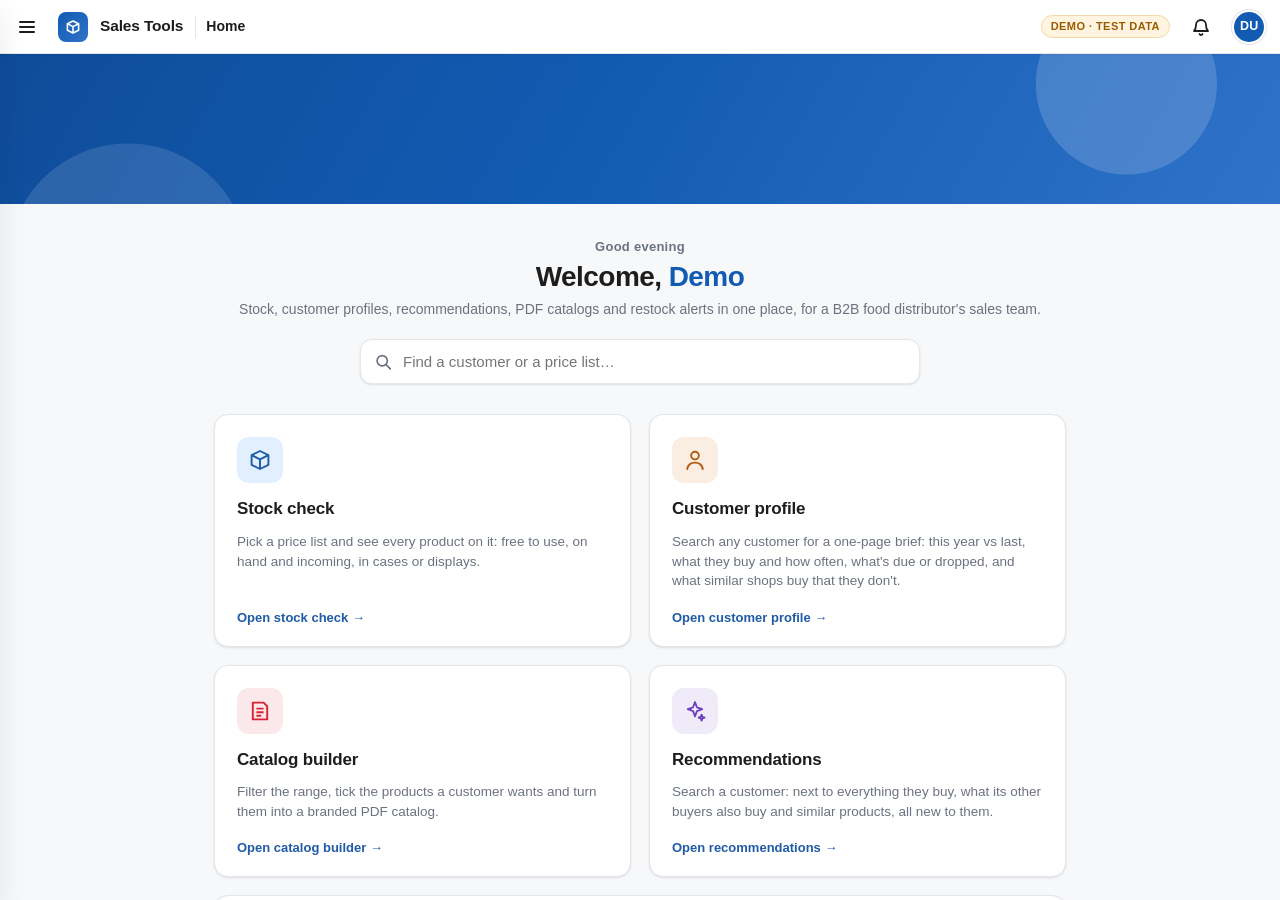
<file: index.html>
<!DOCTYPE html>
<html lang="en">
<head>
<meta charset="utf-8">
<meta name="viewport" content="width=device-width, initial-scale=1">
<link rel="icon" type="image/svg+xml" href="assets/favicon.svg">
<title>Sales Tools · demo</title>
<script src="assets/demo-api.js"></script>
<style>
  :root {
    --brand: #125bb2;
    --navy: #205ba6;
    --navy-light: #2f72c9;
    --navy-dk: #17457d;
    --blue-lt: #e2efff;
    --red: #d82332;
    --cream: #fdfce8;
    --bg: #f7f8fa;
    --soft: #f2f4f7;
    --ink: #1d1d1d;
    --muted: #6b7280;
    --card: #ffffff;
    --line: #e3e6ea;
    --shadow: 0 1px 2px rgba(16,24,40,.05), 0 1px 3px rgba(16,24,40,.06);
    --shadow-lg: 0 12px 32px rgba(16,24,40,.12), 0 4px 10px rgba(16,24,40,.06);
  }
  @media (prefers-color-scheme: dark) {
    :root {
      --bg: #12151c;
      --soft: #1b1f2b;
      --ink: #e7e9ee;
      --muted: #9aa3b2;
      --card: #181c26;
      --line: #2c3345;
      --blue-lt: #1c2a3f;
      --navy-dk: #9cc2f2;
      --shadow: 0 1px 2px rgba(0,0,0,.24), 0 1px 3px rgba(0,0,0,.2);
      --shadow-lg: 0 12px 32px rgba(0,0,0,.4), 0 4px 10px rgba(0,0,0,.3);
    }
  }
  * { box-sizing: border-box; }
  [hidden] { display: none !important; }
  html, body { height: 100%; margin: 0; }
  body {
    display: flex; flex-direction: column;
    background: var(--bg); color: var(--ink);
    font: 14px/1.45 -apple-system, BlinkMacSystemFont, "Segoe UI", Roboto, Helvetica, Arial, sans-serif;
    -webkit-font-smoothing: antialiased;
  }
  button { font: inherit; cursor: pointer; }

  /* ---- top bar ---- */
  .appbar {
    flex: none; height: 54px; padding: 0 14px 0 8px;
    display: flex; align-items: center; gap: 12px;
    background: var(--card); border-bottom: 1px solid var(--line);
    box-shadow: 0 1px 3px rgba(0,0,0,.04);
    color: var(--ink); position: relative; z-index: 30;
  }
  .menu-btn {
    width: 38px; height: 38px; border: 0; border-radius: 9px; background: transparent;
    color: var(--ink); display: flex; align-items: center; justify-content: center;
  }
  .menu-btn:hover { background: var(--soft); }
  .brand { display: flex; align-items: center; gap: 12px; border: 0; background: none; color: inherit; padding: 0; }
  .brand .mark {
    width: 30px; height: 30px; border-radius: 8px; display: flex; align-items: center; justify-content: center;
    background: linear-gradient(135deg, var(--brand), #2f72c9); color: #fff;
  }
  .brand .wordmark { font-weight: 750; font-size: 15.5px; letter-spacing: -.01em; }
  .demo-tag {
    font-size: 11px; font-weight: 700; letter-spacing: .04em; text-transform: uppercase; color: #9a5b00;
    background: #fff4e0; border: 1px solid #f3d9a8; border-radius: 20px; padding: 3px 9px; white-space: nowrap;
  }
  .crumb { display: flex; align-items: center; gap: 10px; font-size: 14px; font-weight: 600; white-space: nowrap; }
  .crumb::before { content: ""; width: 1px; height: 22px; background: var(--line); }
  .spacer { flex: 1; }
  .help-btn {
    border: 1px solid var(--line); background: var(--card); color: var(--navy); border-radius: 18px;
    padding: 6px 13px; font-size: 12.5px; font-weight: 650; white-space: nowrap;
  }
  .help-btn:hover { background: var(--blue-lt); }
  .me { position: relative; }
  .avatar {
    width: 34px; height: 34px; border-radius: 50%; border: 2px solid var(--card);
    background: var(--brand); color: #fff; font-size: 12.5px; font-weight: 700; letter-spacing: .02em;
    box-shadow: 0 0 0 1px var(--line);
  }
  .avatar:hover { box-shadow: 0 0 0 2px var(--blue-lt); }
  .me-menu {
    position: absolute; right: 0; top: calc(100% + 8px); min-width: 220px; z-index: 60;
    background: var(--card); color: var(--ink); border: 1px solid var(--line); border-radius: 12px;
    box-shadow: var(--shadow-lg); padding: 14px 14px 10px;
  }
  .me-name { font-weight: 650; font-size: 14px; }
  .me-mail { font-size: 12px; color: var(--muted); margin-top: 1px; word-break: break-all; }
  .me-menu a {
    display: block; margin-top: 12px; padding: 8px 10px; border-radius: 8px; text-align: center;
    background: var(--soft); color: var(--ink); text-decoration: none; font-size: 13px; font-weight: 600;
  }
  .me-menu a:hover { background: var(--blue-lt); color: var(--navy-dk); }

  /* The Catalogue builder has its own header (with a ☰ that opens this
     menu), so the bar steps aside while it's open. */
  body.bare .appbar { display: none; }

  /* ---- back-in-stock alerts: bell in the bar, card floating top-right ---- */
  .bell {
    position: relative; width: 38px; height: 38px; border: 0; border-radius: 9px; background: transparent;
    color: var(--ink); display: flex; align-items: center; justify-content: center;
  }
  .bell:hover { background: var(--soft); }
  .badge.dot {
    position: absolute; top: 3px; right: 1px; height: 18px; min-width: 18px; padding: 0 5px;
    border-radius: 9px; font-size: 10.5px; border: 2px solid var(--card); margin: 0;
  }
  .toast {
    position: fixed; top: 66px; right: 16px; z-index: 35; width: min(380px, calc(100vw - 32px));
    display: flex; align-items: center; gap: 12px; padding: 12px 10px 12px 14px;
    background: var(--card); border: 1px solid rgba(19,122,75,.35); border-left: 4px solid #137a4b;
    border-radius: 12px; box-shadow: var(--shadow-lg); animation: toast-in .25s ease;
  }
  @keyframes toast-in { from { opacity: 0; transform: translateY(-8px); } to { opacity: 1; transform: none; } }
  .toast .ic {
    width: 36px; height: 36px; border-radius: 10px; flex: none; display: flex; align-items: center; justify-content: center;
    background: rgba(19,122,75,.10); color: #137a4b;
  }
  .toast .grow { flex: 1; min-width: 0; }
  .toast b { display: block; font-size: 13.5px; color: #137a4b; }
  .toast small {
    display: block; font-size: 12px; color: var(--muted); margin-top: 1px;
    white-space: nowrap; overflow: hidden; text-overflow: ellipsis;
  }
  .toast-view {
    border: 0; border-radius: 8px; padding: 7px 12px; background: #137a4b; color: #fff; font-weight: 650; font-size: 12.5px;
  }
  .toast-view:hover { background: #0f6640; }
  .toast-x {
    width: 28px; height: 28px; border: 0; border-radius: 7px; background: transparent; color: var(--muted); font-size: 18px; line-height: 1;
  }
  .toast-x:hover { background: var(--soft); color: var(--ink); }

  /* ---- slide-out menu ---- */
  .scrim {
    position: fixed; inset: 0; background: rgba(15,23,42,.32); z-index: 40;
    opacity: 0; pointer-events: none; transition: opacity .18s;
  }
  .scrim.open { opacity: 1; pointer-events: auto; }
  .drawer {
    position: fixed; top: 0; bottom: 0; left: 0; width: min(310px, 86vw); z-index: 50;
    background: var(--card); box-shadow: var(--shadow-lg);
    display: flex; flex-direction: column;
    transform: translateX(-102%); transition: transform .2s ease;
  }
  .drawer.open { transform: none; }
  .drawer-head {
    /* The patterned banner, so the menu doesn't repeat the landing page's. */
    height: 120px; flex: none; position: relative;
    background: radial-gradient(circle at 85% 30%, rgba(255,255,255,.18) 0 46px, transparent 47px),
      radial-gradient(circle at 70% 120%, rgba(255,255,255,.12) 0 70px, transparent 71px),
      linear-gradient(135deg, var(--brand), #2f72c9);
  }
  .drawer-head .x {
    position: absolute; top: 10px; left: 10px; width: 32px; height: 32px; border: 0; border-radius: 50%;
    background: #fff; color: var(--brand); font-size: 20px; line-height: 1;
    box-shadow: 0 1px 4px rgba(0,0,0,.25);
  }
  .drawer-head .x:hover { background: var(--blue-lt); }
  .drawer h2 {
    margin: 16px 20px 2px; font-size: 11px; text-transform: uppercase; letter-spacing: .08em; color: var(--muted);
  }
  .drawer nav { padding: 10px; display: flex; flex-direction: column; gap: 2px; }
  .nav-item {
    display: flex; align-items: center; gap: 12px; width: 100%; text-align: left;
    padding: 10px 12px; border: 0; border-radius: 9px; background: transparent; color: var(--ink);
  }
  .nav-item:hover { background: var(--soft); }
  .nav-item.on { background: var(--blue-lt); color: var(--navy-dk); }
  .nav-item .ic {
    width: 34px; height: 34px; border-radius: 8px; flex: none; display: flex; align-items: center; justify-content: center;
    background: var(--soft); color: var(--navy);
  }
  .nav-item.on .ic { background: var(--card); }
  .nav-item b { display: block; font-size: 13.5px; font-weight: 650; }
  .nav-item small { display: block; font-size: 11.5px; color: var(--muted); margin-top: 1px; }

  /* ---- views ---- */
  .views { flex: 1; position: relative; min-height: 0; }
  .views iframe, .views .notice, .views .home {
    position: absolute; inset: 0; width: 100%; height: 100%; border: 0; background: var(--bg);
  }

  .home { overflow-y: auto; }
  .hero {
    position: relative; overflow: hidden; background: #fff; border-bottom: 1px solid var(--line);
    height: 150px; width: 100%; border-bottom: 0;
    background: radial-gradient(circle at 88% 20%, rgba(255,255,255,.16) 0 90px, transparent 91px),
      radial-gradient(circle at 10% 140%, rgba(255,255,255,.12) 0 120px, transparent 121px),
      linear-gradient(120deg, #0f4c99, #125bb2 45%, #2f72c9);
  }
  .hero img {
    position: absolute; inset: 0; width: 100%; height: 100%;
    object-fit: cover; object-position: center; display: block;
  }
  .home-intro { max-width: 980px; margin: 0 auto; padding: 34px 24px 4px; text-align: center; }
  .home-intro .hello { font-size: 13px; color: var(--muted); font-weight: 600; letter-spacing: .02em; }
  .home-intro h1 { margin: 4px 0 6px; font-size: 28px; letter-spacing: -.02em; line-height: 1.15; }
  .home-intro h1 .name { color: var(--brand); }
  .home-intro p { margin: 0; color: var(--muted); font-size: 14px; }

  /* Jump straight to a customer or a price list from the home page. */
  .jump { position: relative; max-width: 560px; margin: 20px auto 0; text-align: left; }
  .jump input {
    width: 100%; padding: 13px 16px 13px 42px; border: 1px solid var(--line); border-radius: 12px; background: var(--card);
    font-size: 15px; outline: none; box-shadow: var(--shadow);
  }
  .jump input:focus { border-color: var(--navy); box-shadow: 0 0 0 4px rgba(32,91,166,.14); }
  .jump svg.glass { position: absolute; left: 15px; top: 50%; transform: translateY(-50%); color: var(--muted); pointer-events: none; }
  .jump-results {
    position: absolute; top: calc(100% + 6px); left: 0; right: 0; z-index: 30; background: var(--card);
    border: 1px solid var(--line); border-radius: 12px; box-shadow: var(--shadow-lg); max-height: 380px; overflow-y: auto; padding: 6px;
  }
  .jump-results .grp { font-size: 10.5px; text-transform: uppercase; letter-spacing: .07em; color: var(--muted); font-weight: 700; padding: 8px 10px 4px; }
  .jump-results button {
    display: flex; align-items: center; gap: 10px; width: 100%; border: 0; background: transparent; text-align: left;
    padding: 8px 10px; border-radius: 8px; cursor: pointer; color: var(--ink);
  }
  .jump-results button:hover, .jump-results button.sel { background: var(--blue-lt); }
  .jump-results .k {
    width: 28px; height: 28px; border-radius: 7px; flex: none; display: flex; align-items: center; justify-content: center;
    background: var(--soft); color: var(--navy);
  }
  .jump-results .g { flex: 1; min-width: 0; }
  .jump-results .g b { display: block; font-size: 13.5px; font-weight: 600; overflow: hidden; text-overflow: ellipsis; white-space: nowrap; }
  .jump-results .g small { display: block; font-size: 11.5px; color: var(--muted); overflow: hidden; text-overflow: ellipsis; white-space: nowrap; }
  .jump-results .to { font-size: 11.5px; color: var(--navy); font-weight: 650; white-space: nowrap; }
  .jump-results .none { padding: 12px; font-size: 13px; color: var(--muted); }

  .tools {
    max-width: 900px; margin: 26px auto 0; padding: 0 24px 48px;
    display: grid; grid-template-columns: repeat(auto-fit, minmax(min(100%, 380px), 1fr)); gap: 18px;
  }
  .tool {
    text-align: left; border: 1px solid var(--line); border-radius: 14px; background: var(--card);
    box-shadow: var(--shadow); padding: 22px 22px 18px; color: var(--ink);
    display: flex; flex-direction: column; gap: 10px; transition: transform .15s, box-shadow .15s, border-color .15s;
  }
  .tool:hover { transform: translateY(-2px); border-color: #b9c9de; box-shadow: var(--shadow-lg); }
  .tool .ic {
    width: 46px; height: 46px; border-radius: 12px; display: flex; align-items: center; justify-content: center;
    background: var(--blue-lt); color: var(--navy);
  }
  .tool.red .ic { background: rgba(216,35,50,.10); color: var(--red); }
  .tool.green .ic { background: rgba(19,122,75,.10); color: #137a4b; }
  .tool.violet .ic { background: rgba(109,63,192,.10); color: #6d3fc0; }
  .tool.orange .ic { background: rgba(214,110,20,.12); color: #b35a0c; }
  /* An odd card out at the end takes the full row. */
  .tool:last-child:nth-child(odd) { grid-column: 1 / -1; }
  .tool { position: relative; }
  .badge {
    min-width: 20px; height: 20px; padding: 0 6px; border-radius: 10px; background: #137a4b; color: #fff;
    font-size: 11.5px; font-weight: 700; display: inline-flex; align-items: center; justify-content: center;
    margin-left: auto; flex: none;
  }
  .badge.corner { position: absolute; top: 16px; right: 16px; height: 24px; min-width: 24px; border-radius: 12px; font-size: 12.5px; }
  .restock-banner {
    display: flex; align-items: center; gap: 12px; width: calc(100% - 48px); max-width: 852px;
    margin: 22px auto 0; padding: 12px 16px; border: 1px solid rgba(19,122,75,.35); border-radius: 12px;
    background: rgba(19,122,75,.08); color: #137a4b; font-weight: 600; font-size: 14px; text-align: left;
  }
  .restock-banner:hover { background: rgba(19,122,75,.13); }
  .restock-banner .grow { flex: 1; }
  .restock-banner .go { font-size: 13px; }
  .tool h3 { margin: 4px 0 0; font-size: 17px; letter-spacing: -.01em; }
  .tool p { margin: 0; font-size: 13.5px; color: var(--muted); }
  .tool .go { margin-top: auto; padding-top: 8px; font-size: 13px; font-weight: 650; color: var(--navy); }

  .notice { display: flex; align-items: center; justify-content: center; padding: 16px; }
  .notice div {
    max-width: 460px; background: var(--card); border: 1px solid var(--line);
    border-radius: 12px; padding: 22px 24px; font-size: 14px; line-height: 1.5;
  }
  .notice h2 { margin: 0 0 8px; font-size: 16px; }
  .notice code { font-size: 12.5px; }
  .notice button {
    margin-top: 12px; border: 0; border-radius: 8px; padding: 8px 14px;
    background: var(--navy); color: #fff; font-weight: 600;
  }

  @media (max-width: 640px) {
    .help-btn { padding: 6px 10px; }
    .brand img { height: 22px; }
    .tools { padding: 0 16px 36px; margin-top: 20px; }
    .home-intro { padding: 24px 16px 0; }
    .home-intro h1 { font-size: 23px; }
  }
</style>
</head>
<body>
<header class="appbar">
  <button class="menu-btn" id="menu-btn" aria-label="Open the sales tools menu" aria-expanded="false" aria-controls="drawer">
    <svg width="20" height="20" viewBox="0 0 20 20" fill="none" stroke="currentColor" stroke-width="2" stroke-linecap="round"><path d="M3 5h14M3 10h14M3 15h14"/></svg>
  </button>
  <button class="brand" data-go="home" aria-label="Home">
    <span class="mark" aria-hidden="true"><svg width="16" height="16" viewBox="0 0 20 20" fill="none" stroke="currentColor" stroke-width="2" stroke-linejoin="round"><path d="M10 2.5 17 6v8l-7 3.5L3 14V6z"/><path d="M3 6l7 3.5L17 6M10 9.5v8"/></svg></span>
    <span class="wordmark">Sales Tools</span>
  </button>
  <span class="crumb" id="crumb">Home</span>
  <span class="spacer"></span>
  <span class="demo-tag" title="Every customer, product, order and stock figure here is made up">Demo · test data</span>
  <button class="help-btn" id="help-btn" hidden>How it works</button>
  <button class="bell" data-go="restock" id="bell" aria-label="Restock requests">
    <svg width="20" height="20" viewBox="0 0 20 20" fill="none" stroke="currentColor" stroke-width="1.8" stroke-linecap="round" stroke-linejoin="round"><path d="M5 8a5 5 0 0 1 10 0c0 4 1.5 5.5 2 6H3c.5-.5 2-2 2-6z"/><path d="M8.5 17a1.6 1.6 0 0 0 3 0"/></svg>
    <span class="badge dot" data-badge hidden></span>
  </button>
  <div class="me" id="me" hidden>
    <button class="avatar" id="avatar" aria-haspopup="true" aria-expanded="false" aria-controls="me-menu"></button>
    <div class="me-menu" id="me-menu" hidden>
      <div class="me-name" id="me-name"></div>
      <div class="me-mail" id="me-mail"></div>
    </div>
  </div>
</header>

<div class="toast" id="toast" role="status" hidden>
  <span class="ic"><svg width="20" height="20" viewBox="0 0 20 20" fill="none" stroke="currentColor" stroke-width="1.8" stroke-linecap="round" stroke-linejoin="round"><path d="M5 8a5 5 0 0 1 10 0c0 4 1.5 5.5 2 6H3c.5-.5 2-2 2-6z"/><path d="M8.5 17a1.6 1.6 0 0 0 3 0"/></svg></span>
  <div class="grow">
    <b id="toast-title"></b>
    <small id="toast-text"></small>
  </div>
  <button class="toast-view" id="toast-view">View</button>
  <button class="toast-x" id="toast-x" aria-label="Hide until something new comes in">&times;</button>
</div>

<div class="scrim" id="scrim"></div>
<aside class="drawer" id="drawer" aria-label="Sales tools">
  <div class="drawer-head" role="img" aria-label="Sales tools">
    <button class="x" id="drawer-close" aria-label="Close menu">&times;</button>
  </div>
  <h2>Sales tools</h2>
  <nav>
    <button class="nav-item" data-go="home">
      <span class="ic"><svg width="18" height="18" viewBox="0 0 20 20" fill="none" stroke="currentColor" stroke-width="1.8" stroke-linejoin="round"><path d="M3 9.5 10 3.5l7 6V17a1 1 0 0 1-1 1h-3.5v-5h-5v5H4a1 1 0 0 1-1-1z"/></svg></span>
      <span><b>Home</b><small>All the sales tools</small></span>
    </button>
    <button class="nav-item" data-go="stock">
      <span class="ic"><svg width="18" height="18" viewBox="0 0 20 20" fill="none" stroke="currentColor" stroke-width="1.8" stroke-linejoin="round"><path d="M10 2.5 17 6v8l-7 3.5L3 14V6z"/><path d="M3 6l7 3.5L17 6M10 9.5v8"/></svg></span>
      <span><b>Stock check</b><small>Live stock &amp; ETAs per price list</small></span>
    </button>
    <button class="nav-item" data-go="customer">
      <span class="ic"><svg width="18" height="18" viewBox="0 0 20 20" fill="none" stroke="currentColor" stroke-width="1.8" stroke-linecap="round" stroke-linejoin="round"><path d="M10 9.5a3.2 3.2 0 1 0 0-6.4 3.2 3.2 0 0 0 0 6.4z"/><path d="M3.5 17.5c.6-3.3 3.3-5.3 6.5-5.3s5.9 2 6.5 5.3"/></svg></span>
      <span><b>Customer profile</b><small>One customer, before a visit or call</small></span>
    </button>
    <button class="nav-item" data-go="catalog">
      <span class="ic"><svg width="18" height="18" viewBox="0 0 20 20" fill="none" stroke="currentColor" stroke-width="1.8" stroke-linejoin="round"><path d="M4 3h9l3 3v11H4z"/><path d="M7 8h6M7 11h6M7 14h4"/></svg></span>
      <span><b>Catalog builder</b><small>Branded PDF catalogs</small></span>
    </button>
    <button class="nav-item" data-go="reco">
      <span class="ic"><svg width="18" height="18" viewBox="0 0 20 20" fill="none" stroke="currentColor" stroke-width="1.6" stroke-linecap="round" stroke-linejoin="round"><path d="M10 2.5l1.6 4.4 4.4 1.6-4.4 1.6L10 14.5l-1.6-4.4L4 8.5l4.4-1.6z"/><path d="M15.5 13l.7 1.8 1.8.7-1.8.7-.7 1.8-.7-1.8-1.8-.7 1.8-.7z"/></svg></span>
      <span><b>Recommendations</b><small>What to offer a customer next</small></span>
    </button>
    <button class="nav-item" data-go="restock">
      <span class="ic"><svg width="18" height="18" viewBox="0 0 20 20" fill="none" stroke="currentColor" stroke-width="1.8" stroke-linecap="round" stroke-linejoin="round"><path d="M5 8a5 5 0 0 1 10 0c0 4 1.5 5.5 2 6H3c.5-.5 2-2 2-6z"/><path d="M8.5 17a1.6 1.6 0 0 0 3 0"/></svg></span>
      <span><b>Restock requests</b><small>Get told when stock comes in</small></span>
      <span class="badge" data-badge hidden></span>
    </button>
  </nav>
</aside>

<div class="views">
  <section class="home" id="view-home">
    <div class="hero" aria-hidden="true"></div>
    <div class="home-intro">
      <div class="hello hello-text">Hello</div>
      <h1 class="welcome">Welcome</h1>
      <p>Stock, customer profiles, recommendations, PDF catalogs and restock alerts in one place, for a B2B food distributor's sales team.</p>
      <div class="jump" id="jump">
        <svg class="glass" width="17" height="17" viewBox="0 0 20 20" fill="none" stroke="currentColor" stroke-width="2" stroke-linecap="round"><circle cx="8.5" cy="8.5" r="6"/><path d="M13 13l5 5"/></svg>
        <input id="jump-q" type="search" placeholder="Find a customer or a price list…" autocomplete="off" aria-label="Find a customer or a price list">
        <div class="jump-results" id="jump-results" hidden></div>
      </div>
    </div>
    <button class="restock-banner" data-go="restock" id="restock-banner" hidden>
      <span class="ic"><svg width="20" height="20" viewBox="0 0 20 20" fill="none" stroke="currentColor" stroke-width="1.8" stroke-linecap="round" stroke-linejoin="round"><path d="M5 8a5 5 0 0 1 10 0c0 4 1.5 5.5 2 6H3c.5-.5 2-2 2-6z"/><path d="M8.5 17a1.6 1.6 0 0 0 3 0"/></svg></span>
      <span class="grow" id="restock-banner-text"></span>
      <span class="go">View →</span>
    </button>
    <div class="tools">
      <button class="tool" data-go="stock">
        <span class="ic"><svg width="24" height="24" viewBox="0 0 20 20" fill="none" stroke="currentColor" stroke-width="1.6" stroke-linejoin="round"><path d="M10 2.5 17 6v8l-7 3.5L3 14V6z"/><path d="M3 6l7 3.5L17 6M10 9.5v8"/></svg></span>
        <h3>Stock check</h3>
        <p>Pick a price list and see every product on it: free to use, on hand and incoming, in cases or displays.</p>
        <span class="go">Open stock check →</span>
      </button>
      <button class="tool orange" data-go="customer">
        <span class="ic"><svg width="24" height="24" viewBox="0 0 20 20" fill="none" stroke="currentColor" stroke-width="1.6" stroke-linecap="round" stroke-linejoin="round"><path d="M10 9.5a3.2 3.2 0 1 0 0-6.4 3.2 3.2 0 0 0 0 6.4z"/><path d="M3.5 17.5c.6-3.3 3.3-5.3 6.5-5.3s5.9 2 6.5 5.3"/></svg></span>
        <h3>Customer profile</h3>
        <p>Search any customer for a one-page brief: this year vs last, what they buy and how often, what's due or dropped, and what similar shops buy that they don't.</p>
        <span class="go">Open customer profile →</span>
      </button>
      <button class="tool red" data-go="catalog">
        <span class="ic"><svg width="24" height="24" viewBox="0 0 20 20" fill="none" stroke="currentColor" stroke-width="1.6" stroke-linejoin="round"><path d="M4 3h9l3 3v11H4z"/><path d="M7 8h6M7 11h6M7 14h4"/></svg></span>
        <h3>Catalog builder</h3>
        <p>Filter the range, tick the products a customer wants and turn them into a branded PDF catalog.</p>
        <span class="go">Open catalog builder →</span>
      </button>
      <button class="tool violet" data-go="reco">
        <span class="ic"><svg width="24" height="24" viewBox="0 0 20 20" fill="none" stroke="currentColor" stroke-width="1.5" stroke-linecap="round" stroke-linejoin="round"><path d="M10 2.5l1.6 4.4 4.4 1.6-4.4 1.6L10 14.5l-1.6-4.4L4 8.5l4.4-1.6z"/><path d="M15.5 13l.7 1.8 1.8.7-1.8.7-.7 1.8-.7-1.8-1.8-.7 1.8-.7z"/></svg></span>
        <h3>Recommendations</h3>
        <p>Search a customer: next to everything they buy, what its other buyers also buy and similar products, all new to them.</p>
        <span class="go">Open recommendations →</span>
      </button>
      <button class="tool green" data-go="restock">
        <span class="ic"><svg width="24" height="24" viewBox="0 0 20 20" fill="none" stroke="currentColor" stroke-width="1.6" stroke-linecap="round" stroke-linejoin="round"><path d="M5 8a5 5 0 0 1 10 0c0 4 1.5 5.5 2 6H3c.5-.5 2-2 2-6z"/><path d="M8.5 17a1.6 1.6 0 0 0 3 0"/></svg></span>
        <span class="badge corner" data-badge hidden></span>
        <h3>Restock requests</h3>
        <p>Note the SKUs your customers are waiting for, and get told here as soon as stock comes in.</p>
        <span class="go">Open restock requests →</span>
      </button>
    </div>
  </section>
  <iframe id="view-stock" title="Stock check" hidden></iframe>
  <iframe id="view-catalog" title="Catalog builder" hidden></iframe>
  <iframe id="view-restock" title="Restock requests" hidden></iframe>
  <iframe id="view-reco" title="Recommendations" hidden></iframe>
  <iframe id="view-customer" title="Customer profile" hidden></iframe>
  <div class="notice" id="catalog-down" hidden>
    <div>

    </div>
  </div>
</div>

<script src="assets/restock-core.js"></script>
<script>
  // The same page runs on the website and from the reports app on a Mac
  // (port 5055). On a Mac the builder keeps its own server on 8731 -- its
  // saved catalogues live in the browser under that address -- and the app
  // reports whether that server is up.
  var LOCAL = location.port === "5055";
  var VIEWS = {
    home: { title: "Home" },
    stock: { title: "Stock check", frame: "view-stock" },
    catalog: { title: "Catalog builder" },
    restock: { title: "Restock requests", frame: "view-restock" },
    reco: { title: "Recommendations", frame: "view-reco" },
    customer: { title: "Customer profile", frame: "view-customer" }
  };
  var home = document.getElementById("view-home");
  var stock = document.getElementById("view-stock");
  var catalog = document.getElementById("view-catalog");
  var restock = document.getElementById("view-restock");
  var reco = document.getElementById("view-reco");
  var customer = document.getElementById("view-customer");
  var down = document.getElementById("catalog-down");
  var helpBtn = document.getElementById("help-btn");
  var drawer = document.getElementById("drawer");
  var scrim = document.getElementById("scrim");
  var menuBtn = document.getElementById("menu-btn");
  var catalogState = "idle"; // idle | loaded | down

  (function greet() {
    var h = new Date().getHours();
    var text = h < 12 ? "Good morning" : h < 18 ? "Good afternoon" : "Good evening";
    document.querySelectorAll(".hello-text").forEach(function (el) { el.textContent = text; });
  })();

  // Who is signed in (website only): the Microsoft account behind
  // the sign-in, from Azure's /.auth/me. Their name comes from the account's
  // "name" claim, else from the email (jane.doe@... -> Jane Doe).
  function titleCase(w) { return w.charAt(0).toUpperCase() + w.slice(1).toLowerCase(); }

  function personFrom(principal) {
    var claims = principal.claims || [];
    var claim = function (types) {
      for (var i = 0; i < claims.length; i++) {
        if (types.indexOf(claims[i].typ) !== -1 && claims[i].val) return claims[i].val;
      }
      return "";
    };
    var email = principal.userDetails || claim(["preferred_username", "email"]);
    var name = claim(["name", "http://schemas.xmlsoap.org/ws/2005/05/identity/claims/name"]);
    if (!name || name.indexOf("@") !== -1) {
      name = (email.split("@")[0] || "").split(/[._-]+/).filter(Boolean).map(titleCase).join(" ");
    }
    return { name: name, email: email };
  }

  function showPerson(person) {
    if (!person.name) return;
    var first = person.name.split(/\s+/)[0];
    document.querySelectorAll(".welcome").forEach(function (el) {
      el.textContent = "Welcome, ";
      var n = document.createElement("span");
      n.className = "name";
      n.textContent = first;
      el.appendChild(n);
    });
    var parts = person.name.split(/\s+/);
    var initials = (parts[0].charAt(0) + (parts.length > 1 ? parts[parts.length - 1].charAt(0) : "")).toUpperCase();
    var avatar = document.getElementById("avatar");
    avatar.textContent = initials;
    avatar.title = person.name;
    avatar.setAttribute("aria-label", "Account: " + person.name);
    document.getElementById("me-name").textContent = person.name;
    document.getElementById("me-mail").textContent = person.email;
    document.getElementById("me").hidden = false;
  }

  if (!LOCAL) {
    fetch("/.auth/me").then(function (r) { return r.json(); }).then(function (d) {
      if (d && d.clientPrincipal) showPerson(personFrom(d.clientPrincipal));
    }).catch(function () {});
  }

  var meMenu = document.getElementById("me-menu");
  var avatarBtn = document.getElementById("avatar");
  avatarBtn.addEventListener("click", function (e) {
    e.stopPropagation();
    meMenu.hidden = !meMenu.hidden;
    avatarBtn.setAttribute("aria-expanded", meMenu.hidden ? "false" : "true");
  });
  document.addEventListener("click", function (e) {
    if (!meMenu.hidden && !meMenu.contains(e.target)) { meMenu.hidden = true; avatarBtn.setAttribute("aria-expanded", "false"); }
  });

  function setDrawer(open) {
    drawer.classList.toggle("open", open);
    scrim.classList.toggle("open", open);
    menuBtn.setAttribute("aria-expanded", open ? "true" : "false");
    if (open) drawer.querySelector(".nav-item.on, .nav-item").focus();
  }

  function current() {
    var v = location.hash.replace("#", "");
    return VIEWS[v] ? v : "home";
  }

  function paint() {
    var view = current();
    home.hidden = view !== "home";
    stock.hidden = view !== "stock";
    restock.hidden = view !== "restock";
    reco.hidden = view !== "reco";
    customer.hidden = view !== "customer";
    catalog.hidden = view !== "catalog" || catalogState !== "loaded";
    document.body.classList.toggle("bare", !catalog.hidden);
    down.hidden = view !== "catalog" || catalogState !== "down";
  }

  function show(view) {
    if (view === "stock" && !stock.getAttribute("src")) stock.src = "stock-check.html";
    if (view === "restock" && !restock.getAttribute("src")) restock.src = "restock.html";
    if (view === "reco" && !reco.getAttribute("src")) reco.src = "reco.html";
    if (view === "customer" && !customer.getAttribute("src")) customer.src = "customer.html";
    if (view === "catalog" && catalogState !== "loaded") { catalogState = "loaded"; catalog.src = "catalog-builder.html"; }
    document.querySelectorAll(".nav-item").forEach(function (b) {
      b.classList.toggle("on", b.dataset.go === view);
    });
    document.getElementById("crumb").textContent = VIEWS[view].title;
    // The tool's own instructions; the Catalogue builder has its own button.
    helpBtn.hidden = !VIEWS[view].frame;
    document.title = (view === "home" ? "Sales Tools · demo" : VIEWS[view].title + " · Sales Tools");
    paint();
    if (window.SalesRestock) showToast(window.SalesRestock.alerts());
  }

  function go(view) {
    history.replaceState(null, "", view === "home" ? location.pathname : "#" + view);
    show(view);
    setDrawer(false);
  }

  document.querySelectorAll("[data-go]").forEach(function (b) {
    b.addEventListener("click", function () { go(b.dataset.go); });
  });
  menuBtn.addEventListener("click", function () { setDrawer(!drawer.classList.contains("open")); });
  scrim.addEventListener("click", function () { setDrawer(false); });
  document.getElementById("drawer-close").addEventListener("click", function () { setDrawer(false); });
  document.addEventListener("keydown", function (e) {
    if (e.key === "Escape" && drawer.classList.contains("open")) { setDrawer(false); menuBtn.focus(); }
  });
  helpBtn.addEventListener("click", function () {
    var frame = VIEWS[current()].frame && document.getElementById(VIEWS[current()].frame);
    if (frame && frame.contentWindow) frame.contentWindow.postMessage({ app: "toggle-help" }, "*");
  });
  // The builder's own ☰ asks for the menu.
  var PAGES = { stock: "stock-check.html", customer: "customer.html", reco: "reco.html", restock: "restock.html" };
  // Opens a tool on something in particular: a customer's profile, a price
  // list's stock ("#pl=17&client=884").
  function openView(view, hash) {
    if (!PAGES[view]) return;
    go(view);
    var frame = document.getElementById(VIEWS[view].frame);
    frame.src = PAGES[view] + (hash ? "#" + hash : "");
  }
  // ---- home: find a customer (opens their profile) or a price list (its stock) ----
  (function jump() {
    var q = document.getElementById("jump-q"), box = document.getElementById("jump-results");
    var ICON_P = '<svg width="14" height="14" viewBox="0 0 20 20" fill="none" stroke="currentColor" stroke-width="1.8" stroke-linecap="round"><path d="M10 9.5a3.2 3.2 0 1 0 0-6.4 3.2 3.2 0 0 0 0 6.4z"/><path d="M3.5 17.5c.6-3.3 3.3-5.3 6.5-5.3s5.9 2 6.5 5.3"/></svg>';
    var ICON_L = '<svg width="14" height="14" viewBox="0 0 20 20" fill="none" stroke="currentColor" stroke-width="1.8" stroke-linecap="round"><path d="M7 5.5h9M7 10h9M7 14.5h9M3.5 5.5h.01M3.5 10h.01M3.5 14.5h.01"/></svg>';
    var lists = [], customers = [], asked = "", timer = null, sel = -1;
    function esc(t) { return String(t == null ? "" : t).replace(/&/g, "&amp;").replace(/</g, "&lt;").replace(/>/g, "&gt;").replace(/"/g, "&quot;"); }
    function loadLists() {
      try { lists = JSON.parse(localStorage.getItem("st-stock-pricelists")) || []; } catch (e) {}
      fetch("/api/pricelists").then(function (r) { return r.json(); }).then(function (d) {
        if (d.results) { lists = d.results; try { localStorage.setItem("st-stock-pricelists", JSON.stringify(lists)); } catch (e) {} }
      }).catch(function () {});
    }
    function items() { return Array.prototype.slice.call(box.querySelectorAll("button")); }
    function draw() {
      var t = q.value.trim().toLowerCase();
      if (!t) { box.hidden = true; return; }
      var pl = lists.filter(function (p) { return p.name.toLowerCase().indexOf(t) > -1; }).slice(0, 5);
      var cs = asked.toLowerCase() === t ? customers.slice(0, 6) : [];
      var html = "";
      if (cs.length) html += '<div class="grp">Customers</div>' + cs.map(function (c, i) {
        return '<button type="button" data-c="' + i + '"><span class="k">' + ICON_P + '</span><span class="g"><b>' + esc(c.name) + "</b><small>" +
          esc([c.place, c.pricelist && c.pricelist.name].filter(Boolean).join(" · ")) + '</small></span><span class="to">Profile →</span></button>';
      }).join("");
      if (pl.length) html += '<div class="grp">Price lists</div>' + pl.map(function (p) {
        return '<button type="button" data-p="' + p.id + '"><span class="k">' + ICON_L + '</span><span class="g"><b>' + esc(p.name) + "</b><small>" +
          esc(p.tag) + '</small></span><span class="to">Stock →</span></button>';
      }).join("");
      if (!html) html = '<div class="none">' + (t.length >= 2 && asked.toLowerCase() !== t ? "Searching customers…" : "Nothing matches.") + "</div>";
      box.innerHTML = html;
      box.hidden = false;
      sel = -1;
      items().forEach(function (b) {
        b.addEventListener("click", function () {
          if (b.dataset.c != null) openView("customer", String(customers[+b.dataset.c].id));
          else openView("stock", "pl=" + b.dataset.p);
          q.value = ""; box.hidden = true;
        });
      });
    }
    q.addEventListener("focus", function () { if (!lists.length) loadLists(); draw(); });
    q.addEventListener("input", function () {
      var t = q.value.trim();
      clearTimeout(timer);
      draw();
      if (t.length < 2) return;
      timer = setTimeout(function () {
        fetch("/api/customers?q=" + encodeURIComponent(t)).then(function (r) { return r.json(); }).then(function (d) {
          if (q.value.trim() !== t || d.error) return;
          customers = d.results || [];
          asked = t;
          draw();
        }).catch(function () {});
      }, 250);
    });
    q.addEventListener("keydown", function (e) {
      var list = items();
      if (e.key === "ArrowDown" || e.key === "ArrowUp") {
        e.preventDefault();
        sel = Math.max(0, Math.min(list.length - 1, sel + (e.key === "ArrowDown" ? 1 : -1)));
        list.forEach(function (b, i) { b.classList.toggle("sel", i === sel); });
        if (list[sel]) list[sel].scrollIntoView({ block: "nearest" });
      } else if (e.key === "Enter") {
        if (list[sel < 0 ? 0 : sel]) list[sel < 0 ? 0 : sel].click();
      } else if (e.key === "Escape") { box.hidden = true; q.blur(); }
    });
    document.addEventListener("click", function (e) { if (!document.getElementById("jump").contains(e.target)) box.hidden = true; });
  })();

  window.addEventListener("message", function (e) {
    if (!e.data) return;
    var fromTool = ["view-stock", "view-customer", "view-reco", "view-restock"].some(function (id) {
      return e.source === document.getElementById(id).contentWindow;
    });
    if (fromTool && e.data.app === "open-view") openView(e.data.view, e.data.hash);
    if (e.source !== catalog.contentWindow) return;
    if (e.data.app === "open-menu") setDrawer(true);
    if (e.data.app === "open-restock") go("restock");
    if (e.data.app === "go-home") go("home");
  });
  // Typing #stock / #catalog in the address bar switches tools too.
  window.addEventListener("hashchange", function () { show(current()); });

  // ---- restock alerts: badge, banner and pop-ups, whichever tool is open ----
  var RESTOCK_CHECK_MS = 10 * 60 * 1000;

  // The card shows until it's closed, and comes back when the set of
  // back-in-stock requests changes (something new arrives).
  var TOAST_KEY = "st-restock-toast-hidden";

  function alertSignature(list) {
    return list.map(function (r) { return r.id; }).sort().join(",");
  }

  function describe(r) {
    return (r.name || r.sku) + (r.customer ? " for " + r.customer : "");
  }

  function showToast(waiting) {
    var toast = document.getElementById("toast");
    var hiddenFor = "";
    try { hiddenFor = sessionStorage.getItem(TOAST_KEY) || ""; } catch (e) {}
    var n = waiting.length;
    toast.hidden = !n || current() === "restock" || hiddenFor === alertSignature(waiting);
    if (!n) return;
    document.getElementById("toast-title").textContent = n === 1 ? "Back in stock" : n + " requests back in stock";
    document.getElementById("toast-text").textContent = n === 1
      ? describe(waiting[0])
      : waiting.slice(0, 3).map(function (r) { return r.name || r.sku; }).join(", ") + (n > 3 ? "…" : "");
  }

  // The Catalogue builder draws its own header, so it gets the count too
  // and shows the same bell there.
  function tellCatalog(n) {
    if (catalog.contentWindow) catalog.contentWindow.postMessage({ app: "restock-count", count: n }, "*");
  }

  function showRestockAlerts() {
    var waiting = window.SalesRestock.alerts();
    var n = waiting.length;
    showToast(waiting);
    tellCatalog(n);
    document.querySelectorAll("[data-badge]").forEach(function (b) {
      b.hidden = !n;
      b.textContent = n;
      b.title = n + " back in stock";
    });
    var banner = document.getElementById("restock-banner");
    banner.hidden = !n;
    document.getElementById("restock-banner-text").textContent = n === 1
      ? "Good news: " + (waiting[0].name || waiting[0].sku) + (waiting[0].customer ? " for " + waiting[0].customer : "") + " is back in stock."
      : "Good news: " + n + " of your restock requests are back in stock.";
  }

  function checkRestock() {
    window.SalesRestock.refresh().then(function (res) {
      window.SalesRestock.popUp(res.arrived);
      showRestockAlerts();
    }).catch(function () {});
  }

  window.SalesRestock.init().then(function () {
    showRestockAlerts();
    // The restock page checks when it's open; otherwise check here, at most
    // every few minutes so opening the landing page stays quick.
    var last = window.SalesRestock.lastChecked();
    if (!last || Date.now() - new Date(last) > 5 * 60 * 1000) checkRestock();
    setInterval(function () { if (current() !== "restock") checkRestock(); }, RESTOCK_CHECK_MS);
  });
  document.getElementById("toast-view").addEventListener("click", function () { go("restock"); });
  document.getElementById("toast-x").addEventListener("click", function () {
    try { sessionStorage.setItem(TOAST_KEY, alertSignature(window.SalesRestock.alerts())); } catch (e) {}
    document.getElementById("toast").hidden = true;
  });
  catalog.addEventListener("load", function () { tellCatalog(window.SalesRestock.alerts().length); });
  // The restock page saves its list in the same browser storage.
  window.addEventListener("storage", function (e) {
    if (e.key && e.key.indexOf("st-restock-requests") === 0) showRestockAlerts();
  });

  show(current());
</script>
</body>
</html>
</file>
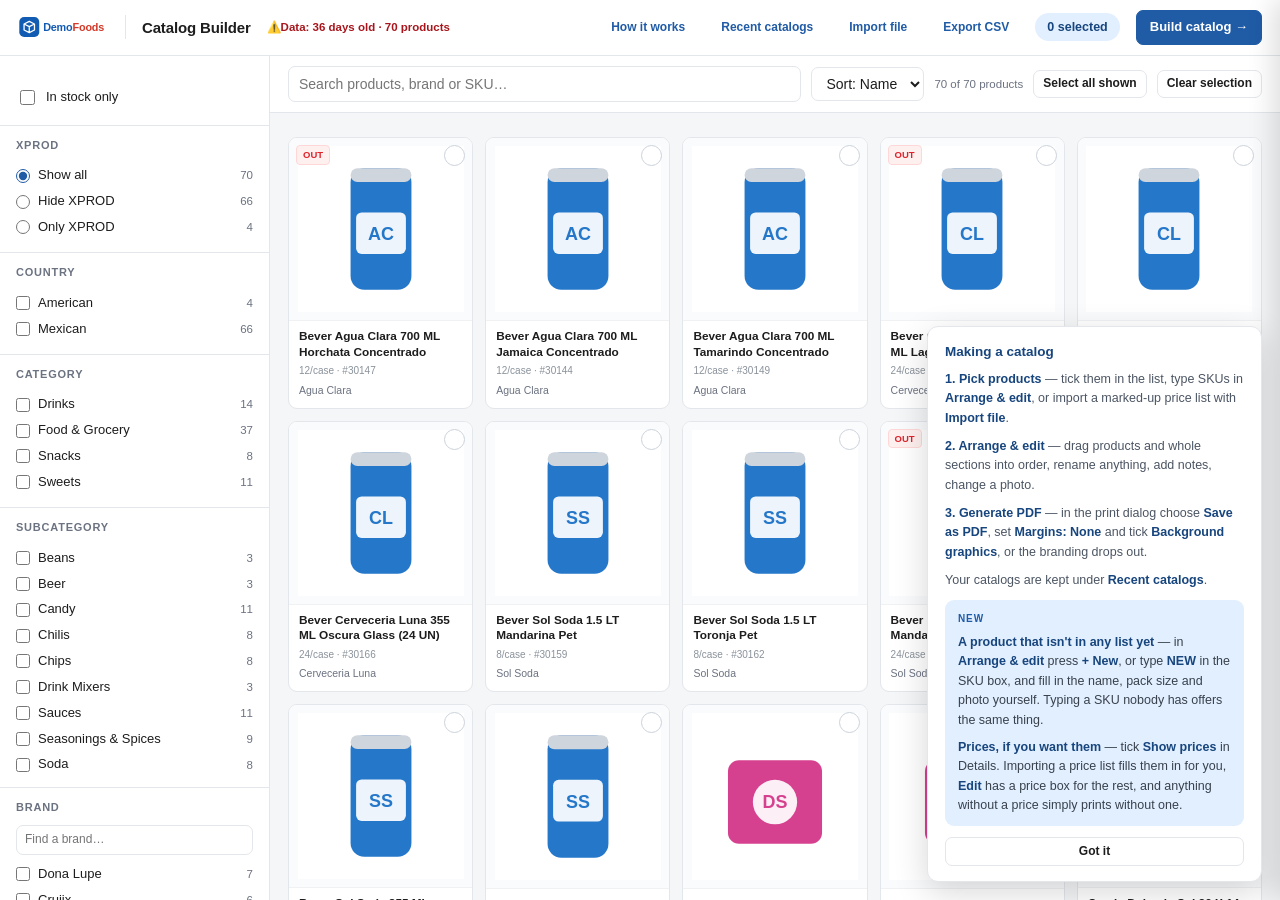
<file: catalog-builder.html>
<!doctype html>
<html lang="en">
<head>
<meta charset="utf-8">
<meta name="viewport" content="width=device-width,initial-scale=1">
<!-- The page must never be served from cache, or a data refresh appears to do
     nothing: the stale HTML keeps requesting the stale catalog. -->
<meta http-equiv="Cache-Control" content="no-cache, no-store, must-revalidate">
<meta http-equiv="Pragma" content="no-cache">
<meta http-equiv="Expires" content="0">
<title>Catalog Builder · Sales Tools</title>
<link rel="icon" type="image/svg+xml" href="assets/favicon.svg">
<style>
:root{
  --blue:#205BA6; --blue-dk:#17457d; --blue-lt:#E2EFFF; --red:#de232b;
  --brand-blue:#125BB2; --brand-cream:#FDFCE8; --brand-red:#D92332;
  --ink:#1d1d1d; --mute:#6b7280; --line:#e3e6ea; --bg:#f5f6f8; --card:#fff;
  --ok:#137a4b;
}
*{box-sizing:border-box}
html,body{margin:0;padding:0}
body{font:14px/1.45 -apple-system,BlinkMacSystemFont,"Segoe UI",Roboto,Helvetica,Arial,sans-serif;
     color:var(--ink); background:var(--bg); -webkit-font-smoothing:antialiased}
button{font:inherit;cursor:pointer}
input,select,textarea{font:inherit;color:inherit}

/* ---------- app shell ---------- */
#app{display:flex;flex-direction:column;height:100vh;overflow:hidden}

header{display:flex;align-items:center;gap:16px;padding:10px 18px;background:#fff;
       border-bottom:1px solid var(--line);flex:0 0 auto;box-shadow:0 1px 3px rgba(0,0,0,.04)}
header .logo{height:26px;width:auto;display:block}
/* Shown only when the builder sits inside the sales-tools page (index.html):
   opens that page's menu, so there is one header instead of two. */
.menu-btn{display:none;width:36px;height:36px;margin:0 -6px 0 -8px;border:0;border-radius:8px;
          background:transparent;color:var(--ink);align-items:center;justify-content:center}
.menu-btn:hover{background:#f3f4f6}
body.embedded .menu-btn{display:flex}
body.embedded header .logo{cursor:pointer}
/* Restock alerts bell, also only inside the sales-tools page; the count
   comes from that page. */
.restock-bell{display:none;position:relative;width:36px;height:36px;border:0;border-radius:8px;
              background:transparent;color:var(--ink);align-items:center;justify-content:center}
.restock-bell:hover{background:#f3f4f6}
body.embedded .restock-bell{display:flex}
.restock-bell .n{position:absolute;top:2px;right:0;min-width:18px;height:18px;padding:0 5px;border-radius:9px;
                 background:#137a4b;color:#fff;font-size:10.5px;font-weight:700;border:2px solid #fff;
                 display:flex;align-items:center;justify-content:center}
header .divider{width:1px;height:24px;background:var(--line)}
header h1{font-size:15px;font-weight:650;margin:0;letter-spacing:-.01em}
header .spacer{flex:1}
.meta-note{font-size:11.5px;color:var(--mute)}
#datastamp.stale{color:#a8161d;font-weight:650}
#datastamp.stale::before{content:"\26A0\FE0F ";font-weight:400}

.btn{border:1px solid var(--line);background:#fff;border-radius:7px;padding:7px 13px;
     font-weight:550;font-size:13px;color:var(--ink);transition:.12s}
.btn:hover{background:#f3f4f6;border-color:#cfd4da}
.btn.primary{background:var(--blue);border-color:var(--blue);color:#fff}
.btn.primary:hover{background:var(--blue-dk);border-color:var(--blue-dk)}
.btn.primary:disabled{background:#b9c3d0;border-color:#b9c3d0;cursor:not-allowed}
.btn.ghost{border-color:transparent;background:transparent;color:var(--blue)}
.btn.ghost:hover{background:var(--blue-lt)}
.btn.sm{padding:4px 9px;font-size:12px}

.count-pill{background:var(--blue-lt);color:var(--blue-dk);border-radius:20px;
            padding:5px 12px;font-weight:650;font-size:12.5px;white-space:nowrap}

/* ---------- body split ---------- */
.main{display:flex;flex:1;min-height:0}

aside{width:270px;flex:0 0 270px;background:#fff;border-right:1px solid var(--line);
      overflow-y:auto;padding:14px 0 40px}
.fgroup{border-bottom:1px solid var(--line);padding:12px 16px}
.fgroup:last-child{border-bottom:none}
.fgroup h3{margin:0 0 9px;font-size:11px;text-transform:uppercase;letter-spacing:.07em;
           color:var(--mute);font-weight:700;display:flex;align-items:center;gap:6px}
.xrm{margin-top:6px;width:100%;border:1px solid var(--line);background:var(--card);color:var(--blue);border-radius:7px;padding:5px 8px;font:inherit;font-size:12px;font-weight:600;cursor:pointer}
.xrm:hover{background:var(--blue-lt)}
.fgroup h3 .clr{margin-left:auto;font-size:10.5px;color:var(--blue);cursor:pointer;
                text-transform:none;letter-spacing:0;font-weight:600}
.fgroup h3 .clr:hover{text-decoration:underline}
.opt{display:flex;align-items:center;gap:8px;padding:3.5px 0;cursor:pointer;font-size:13px;border-radius:4px}
.opt:hover{color:var(--blue)}
.opt input{margin:0;accent-color:var(--blue);width:14px;height:14px;flex:0 0 auto;cursor:pointer}
.opt .lbl{flex:1;overflow:hidden;text-overflow:ellipsis;white-space:nowrap}
.opt .n{color:var(--mute);font-size:11.5px;font-variant-numeric:tabular-nums}
.opt.off{opacity:.38}
.scroll-list{max-height:230px;overflow-y:auto;margin:0 -4px;padding:0 4px}
.txt{width:100%;padding:7px 10px;border:1px solid var(--line);border-radius:7px;
     background:#fff;outline:none}
.txt:focus{border-color:var(--blue);box-shadow:0 0 0 3px rgba(32,91,166,.1)}
.mini{font-size:12px;padding:5px 8px;margin-bottom:7px}

/* ---------- content ---------- */
.content{flex:1;display:flex;flex-direction:column;min-width:0}
.toolbar{display:flex;align-items:center;gap:10px;padding:10px 18px;background:#fff;
         border-bottom:1px solid var(--line);flex:0 0 auto;flex-wrap:wrap}
.toolbar .grow{flex:1;min-width:180px}
.chips{display:flex;gap:6px;flex-wrap:wrap;padding:0 18px;margin-top:10px}
.chip{background:var(--blue-lt);color:var(--blue-dk);border-radius:16px;padding:3px 9px;
      font-size:11.5px;font-weight:600;display:flex;align-items:center;gap:5px}
.chip b{cursor:pointer;opacity:.6;font-weight:700}
.chip b:hover{opacity:1}

.grid-wrap{flex:1;overflow-y:auto;padding:14px 18px 60px}
.grid{display:grid;grid-template-columns:repeat(auto-fill,minmax(178px,1fr));gap:12px}

.pcard{background:var(--card);border:1px solid var(--line);border-radius:9px;overflow:hidden;
       display:flex;flex-direction:column;cursor:pointer;transition:.12s;position:relative}
.pcard:hover{border-color:#b9c9de;box-shadow:0 3px 10px rgba(0,0,0,.07)}
.pcard.sel{border-color:var(--blue);box-shadow:0 0 0 2px rgba(32,91,166,.22)}
.pcard .thumb{aspect-ratio:1;background:#fafbfc;display:flex;align-items:center;justify-content:center;
              overflow:hidden;border-bottom:1px solid #f0f1f3}
.pcard .thumb img{width:100%;height:100%;object-fit:contain;padding:8px}
.pcard .noimg{color:#c3c8ce;font-size:11px}
.pcard .thumb.broken img{display:none}
.pcard .thumb.broken::after{content:"No image";color:#c3c8ce;font-size:11px}
.pcard .body{padding:8px 10px 10px;display:flex;flex-direction:column;gap:4px;flex:1}
.pcard .t{font-size:11.8px;font-weight:600;line-height:1.3;display:-webkit-box;
          -webkit-line-clamp:3;-webkit-box-orient:vertical;overflow:hidden}
.pcard .spec{font-size:10px;color:#8a929b;font-variant-numeric:tabular-nums;overflow:hidden;text-overflow:ellipsis;white-space:nowrap}
.pcard .sub{font-size:10.5px;color:var(--mute);margin-top:auto;display:flex;
            justify-content:space-between;gap:6px;align-items:baseline}
.pcard .tick{position:absolute;top:7px;right:7px;width:21px;height:21px;border-radius:50%;
             border:1.5px solid #cbd2da;background:rgba(255,255,255,.95);display:flex;
             align-items:center;justify-content:center;font-size:12px;color:transparent}
.pcard.sel .tick{background:var(--blue);border-color:var(--blue);color:#fff}
.pcard .oos{position:absolute;top:7px;left:7px;background:#fff0f0;color:var(--red);
            font-size:9.5px;font-weight:700;padding:2px 6px;border-radius:4px;border:1px solid #ffd7d7}

.empty{text-align:center;padding:70px 20px;color:var(--mute)}
.empty h2{font-size:16px;color:var(--ink);margin:0 0 6px}

/* ---------- selection drawer ---------- */
.drawer{position:fixed;top:0;right:0;bottom:0;width:min(450px,100vw);background:#fff;z-index:60;
        box-shadow:-6px 0 26px rgba(0,0,0,.14);display:flex;flex-direction:column;
        transform:translateX(100%);transition:transform .2s ease}
.drawer.open{transform:none}
.drawer header{border-bottom:1px solid var(--line)}
.drawer .dbody{flex:1;overflow-y:auto;padding:14px 16px}
.drawer .dfoot{border-top:1px solid var(--line);padding:12px 16px;display:flex;gap:8px;background:#fafbfc}
.srow{display:flex;gap:9px;align-items:center;padding:7px 0;border-bottom:1px solid #f1f2f4}
.srow img{width:38px;height:38px;object-fit:contain;background:#fafbfc;border-radius:5px;flex:0 0 auto}
.srow .st{flex:1;font-size:11.8px;line-height:1.3;overflow:hidden}
.srow .sx{color:#b9bfc7;font-size:15px;padding:0 4px;background:none;border:none}
.shint{padding:2px 0 8px}
.srow .shead{display:flex;align-items:flex-start;gap:4px}
.srow .sname{flex:1;cursor:text;border-radius:4px;padding:1px 3px;margin:-1px -3px}
.srow .sname:hover{background:#f1f4f9}
.srow .sname.renamed{color:var(--blue,#2b5bb5);font-weight:600}
.srow[draggable=true]{cursor:grab}
.srow.dragging{opacity:.35}
@keyframes srowmoved{from{background:#fff3cd}to{background:transparent}}
.srow.moved{animation:srowmoved 1.2s ease-out}
.srow.drop-before{box-shadow:inset 0 2px 0 var(--blue)}
.srow.drop-after{box-shadow:inset 0 -2px 0 var(--blue)}
.srow .grip{color:#c3c8ce;font-size:12px;letter-spacing:-3px;padding-right:3px;user-select:none}
.srow:hover .grip{color:var(--blue)}
.srow-noimg{width:38px;height:38px;background:#f3f4f6;border-radius:5px;flex:0 0 auto}
.srow .sedbtn{background:#fff;border:1px solid var(--line);border-radius:6px;font-size:11px;
              font-weight:600;padding:3px 8px;color:var(--blue)}
.srow .sedbtn:hover{background:var(--blue-lt);border-color:#b9c9de}
.srow .sflag{color:#b45309;font-weight:600}
.ssec{display:flex;align-items:center;gap:8px;padding:6px 9px;
      background:var(--blue-lt);border-radius:7px}
.shint + .ssec{margin-top:2px}
.ssec .ord button{background:#fff}
.ssec-name{flex:1;font-weight:700;font-size:12.5px;color:var(--blue-dk);cursor:text;
           border-radius:4px;padding:1px 3px}
.ssec-name:hover{background:rgba(255,255,255,.7)}
.ssec-name.renamed{font-style:italic}
.ssec-n{font-size:11px;color:var(--mute);font-variant-numeric:tabular-nums}
.ssec.drop{outline:2px dashed var(--blue);outline-offset:1px}
.ssec[draggable=true]{cursor:grab}
.ssec.dragging{opacity:.4}
.ssecwrap .ssec{margin-bottom:0}
.ssec-note{font-size:11.5px;line-height:1.35;color:#5b6472;cursor:text;padding:3px 9px 2px 34px;
           border-radius:0 0 7px 7px;background:#f4f8ff}
.ssec-note:hover{background:var(--blue-lt)}
.ssec-note.empty{color:#9aa2ab;font-style:italic}
.ssecwrap{margin:14px 0 2px}
.shint + .ssecwrap{margin-top:2px}
.skuadd{display:flex;gap:6px;align-items:center;margin:0 0 10px;flex-wrap:wrap}
.skuoffer{flex:0 0 100%;display:flex;gap:6px;align-items:center;flex-wrap:wrap;
          font-size:12px;color:#7a5a12;background:#fff8e6;border:1px solid #f3dca6;
          border-radius:8px;padding:6px 8px}
.skuadd .txt{flex:1;margin-bottom:0}
.ssecwrap .skuadd{margin:6px 0 4px 34px}
.ssec-add{background:#fff;border:1px solid #c9d8ee;border-radius:6px;font-size:10.5px;
          font-weight:600;padding:2px 7px;color:var(--blue)}
.ssec-add:hover{background:var(--blue);border-color:var(--blue);color:#fff}
.srow-note{font-size:11.5px;line-height:1.35;color:#5b6472;cursor:text;margin-top:2px;
           border-radius:4px;padding:1px 3px}
.srow-note:hover{background:#f1f4f9}
.srow-note.empty{color:#b9bfc7;font-style:italic}
.ssec .sedit{flex:1;font-size:12.5px;padding:3px 6px;border:1px solid #9db4dd;border-radius:5px}
.ord button:disabled{opacity:.3;cursor:default}
#ed-modal{width:min(720px,94vw)}
#sv-modal{width:min(620px,94vw)}
#sv-body{padding:14px 20px;overflow-y:auto;flex:1}
.sv-intro{margin-bottom:6px}
.sv-head{font-size:11px;font-weight:700;text-transform:uppercase;letter-spacing:.05em;
         color:var(--mute);margin:14px 0 2px}
.sv-row{display:flex;align-items:flex-start;gap:10px;padding:9px 0;
        border-bottom:1px solid #f1f2f4;cursor:pointer}
.sv-row input{margin-top:3px;accent-color:var(--blue);width:15px;height:15px}
.sv-main{flex:1;min-width:0}
.sv-name{font-weight:600;font-size:13px}
.sv-banner{display:flex;align-items:center;gap:10px;background:#fff7e6;border:1px solid #fde2b3;
           color:#7a4a06;border-radius:8px;padding:8px 10px;font-size:12px;margin:0 0 10px}
.sv-banner span{flex:1}
#ed-body{padding:16px 20px;overflow-y:auto;flex:1}
.ed-grid{display:grid;grid-template-columns:210px 1fr;gap:20px}
@media (max-width:640px){.ed-grid{grid-template-columns:1fr}}
.ed-img{aspect-ratio:1;border:1.5px dashed #d5dbe2;border-radius:10px;background:#fafbfc;
        display:flex;align-items:center;justify-content:center;overflow:hidden}
.ed-img img{max-width:100%;max-height:100%;object-fit:contain;padding:8px}
.ed-img.over{border-color:var(--blue);background:var(--blue-lt)}
.ed-pbtns{display:flex;flex-wrap:wrap;gap:6px;margin:9px 0 5px}
.ed-orig{font-size:11px;color:var(--mute);margin-top:3px}
.sreset{background:none;border:none;padding:0;color:var(--blue);font-size:11px;text-decoration:underline;cursor:pointer}
.srow .sedit{width:100%;font:inherit;font-size:12px;line-height:1.3;padding:4px 6px;border:1px solid #9db4dd;border-radius:5px;resize:vertical}
.srow .sx:hover{color:var(--red)}
.ord{display:flex;flex-direction:column;gap:1px}
.ord button{border:none;background:#f1f3f5;border-radius:3px;width:18px;height:14px;
            font-size:8px;line-height:1;color:var(--mute);padding:0}
.ord button:hover{background:var(--blue-lt);color:var(--blue)}
.field{margin-bottom:11px}
.field label{display:block;font-size:11px;font-weight:650;color:var(--mute);
             text-transform:uppercase;letter-spacing:.05em;margin-bottom:4px}
.field .hint{font-weight:400;text-transform:none;letter-spacing:0;color:#9aa2ab}
.row2{display:grid;grid-template-columns:1fr 1fr;gap:10px}
.sw{display:flex;align-items:center;gap:8px;padding:5px 0;font-size:13px;cursor:pointer}
.sw input{accent-color:var(--blue);width:15px;height:15px;cursor:pointer}
.backdrop{position:fixed;inset:0;background:rgba(15,23,42,.32);z-index:55;opacity:0;
          pointer-events:none;transition:opacity .2s}
.backdrop.on{opacity:1;pointer-events:auto}
.tabs{display:flex;gap:4px;padding:10px 16px 0}
.tab{border:none;background:none;padding:7px 12px;border-radius:7px 7px 0 0;font-size:12.5px;
     font-weight:600;color:var(--mute);border-bottom:2px solid transparent}
.tab.on{color:var(--blue);border-bottom-color:var(--blue);background:var(--blue-lt)}
.hidden{display:none !important}
.modal-back{position:fixed;inset:0;background:rgba(15,23,42,.42);z-index:80;display:none}
.modal-back.on{display:block}
.modal{position:fixed;z-index:81;top:50%;left:50%;transform:translate(-50%,-50%);
       width:min(560px,92vw);max-height:84vh;background:#fff;border-radius:12px;
       box-shadow:0 18px 60px rgba(0,0,0,.28);display:none;flex-direction:column}
.modal.on{display:flex}
.modal h2{margin:0;padding:16px 20px;font-size:15px;border-bottom:1px solid var(--line)}
.modal #imp-body{padding:16px 20px;overflow-y:auto;flex:1}
.modal-foot{padding:12px 20px;border-top:1px solid var(--line);display:flex;
            justify-content:flex-end;gap:8px;background:#fafbfc;border-radius:0 0 12px 12px}
.imp-stat{display:flex;align-items:baseline;gap:10px;padding:9px 0;border-bottom:1px solid #f1f2f4}
.imp-stat b{font-size:19px;min-width:44px;font-variant-numeric:tabular-nums}
.imp-stat .lbl{flex:1}
.imp-stat .sub{color:var(--mute);font-size:12px}
.imp-ok b{color:var(--ok)}
.imp-warn b{color:#b45309}
.imp-note{background:var(--blue-lt);color:var(--blue-dk);border-radius:8px;padding:10px 12px;
          font-size:12.5px;line-height:1.5;margin:12px 0 0}
.imp-list{max-height:150px;overflow-y:auto;border:1px solid var(--line);border-radius:7px;
          margin-top:8px;font-size:12px}
.imp-list div{padding:5px 10px;border-bottom:1px solid #f4f5f7;display:flex;gap:8px}
.imp-list div:last-child{border-bottom:none}
.imp-list .s{color:var(--mute);font-variant-numeric:tabular-nums;min-width:52px}
.hist-row{display:flex;align-items:center;gap:12px;padding:11px 2px;
          border-bottom:1px solid #f1f2f4}
.hist-row:last-child{border-bottom:none}
.hist-main{flex:1;min-width:0}
.hist-cust{font-weight:650;font-size:13.5px;overflow:hidden;text-overflow:ellipsis;
           white-space:nowrap}
.hist-sub{font-size:11.5px;color:var(--mute);margin-top:2px}
.hist-del{border:none;background:none;color:#b9bfc7;font-size:16px;padding:2px 6px;
          border-radius:5px}
.hist-del:hover{color:var(--red);background:#fff0f0}
.imp-err{background:#fff4f4;color:#a8161d;border:1px solid #ffdada;border-radius:8px;
         padding:10px 12px;font-size:12.5px;line-height:1.5}
.firstrun{position:fixed;right:18px;bottom:18px;width:335px;z-index:70;display:none;
          background:#fff;border:1px solid var(--line);border-radius:11px;padding:15px 17px;
          box-shadow:0 10px 34px rgba(0,0,0,.16);font-size:12.5px;line-height:1.55}
.firstrun.on{display:block}
.firstrun b{color:var(--blue-dk)}
.firstrun > b{display:block;font-size:13.5px;margin-bottom:7px}
.firstrun > div{color:#4b5563;margin-bottom:9px}
.firstrun button{width:100%}
.firstrun .fr-new{background:var(--blue-lt);border-radius:9px;padding:11px 13px;
                  margin-bottom:11px}
.firstrun .fr-new > b{display:block;font-size:10px;letter-spacing:.09em;
                      text-transform:uppercase;color:var(--blue);margin-bottom:7px}
.firstrun .fr-new > div{color:#38414c;margin-bottom:8px}
.firstrun .fr-new > div:last-child{margin-bottom:0}
.toast{position:fixed;bottom:22px;left:50%;transform:translateX(-50%);background:#1d1d1d;
       color:#fff;padding:10px 18px;border-radius:8px;font-size:13px;z-index:200;
       opacity:0;pointer-events:none;transition:opacity .25s}
.toast.on{opacity:1}

/* ================= PRINT / PDF ================= */
#print-root{display:none}

@media print{
  @page{size:A4;margin:0}
  html,body{background:#fff !important}
  #app,.drawer,.backdrop,.toast,.firstrun,.modal,.modal-back{display:none !important}
  #print-root{display:block !important;padding:0 !important}
  /* The preview gaps below must never reach the paper - they would push
     content onto extra blank pages. Printing happens from preview mode,
     so these have to be reset explicitly. */
  .sheet{margin:0 !important;box-shadow:none !important}
}
/* On-screen preview of the print sheets */
body.previewing{overflow:auto;background:#6b7280}
body.previewing #app,body.previewing .drawer,body.previewing .backdrop{display:none}
body.previewing #print-root{display:block;padding:22px 0}
body.previewing .sheet{margin:0 auto 22px;box-shadow:0 5px 22px rgba(0,0,0,.3)}

.sheet{width:210mm;height:296mm;background:#fff;position:relative;overflow:hidden;
       page-break-after:always;break-after:page;color:#1d1d1d;
       font-family:-apple-system,BlinkMacSystemFont,"Segoe UI",Helvetica,Arial,sans-serif;
       -webkit-print-color-adjust:exact;print-color-adjust:exact}
.sheet:last-child{page-break-after:auto;break-after:auto}

/* --- cover: brand hero across the top, details below on brand blue --- */
.cover{display:flex;flex-direction:column;background:var(--brand-blue);color:#fff}
.cover .chero{width:210mm;height:118.1mm;flex:0 0 auto;display:block;
              background-size:100% 100%;background-repeat:no-repeat}
.cover .cmid{flex:1;padding:16mm 20mm 0;display:flex;flex-direction:column;align-items:flex-start}
.cover .ckick{font-size:9.5pt;letter-spacing:.3em;text-transform:uppercase;
              color:var(--brand-cream);font-weight:700;margin-bottom:6mm;opacity:.9}
.cover h1{font-size:34pt;line-height:1.05;margin:0 0 7mm;font-weight:750;
          letter-spacing:-.02em;color:#fff}
.cover .crule{width:38mm;height:1.6mm;background:var(--brand-red);margin-bottom:9mm}
.cover .cfor{font-size:10pt;color:rgba(255,255,255,.72);margin-bottom:2mm;
             letter-spacing:.04em;text-transform:uppercase}
.cover .cname{font-size:20pt;font-weight:650;color:var(--brand-cream);margin-bottom:9mm}
.cover .cnote{font-size:10.5pt;line-height:1.6;color:rgba(255,255,255,.9);
              max-width:120mm;white-space:pre-wrap}
.cover .cfoot{padding:0 20mm 16mm;display:flex;justify-content:space-between;
              align-items:flex-end;font-size:9pt;color:rgba(255,255,255,.75)}
.cover .cfoot b{display:block;color:#fff;font-size:10pt;margin-bottom:1mm}

/* --- content sheets --- */
.sheet.page{padding:0 0 12mm;display:flex;flex-direction:column}
/* Full-bleed brand strip. The artwork is 4:1; showing a shorter slice keeps
   the wordmark on the right while leaving room for products below. */
.pbanner{width:210mm;height:22mm;flex:0 0 auto;background-size:210mm auto;
         background-position:center top;background-repeat:no-repeat;
         background-color:var(--brand-blue)}
.pinner{flex:1;padding:0 14mm;display:flex;flex-direction:column;min-height:0}
.phead{display:flex;align-items:baseline;border-bottom:.8pt solid #dfe4ea;
       padding:3.5mm 0 2.5mm;margin-bottom:4.5mm;flex:0 0 auto;
       font-size:8.5pt;color:#6b7280}
.phead b{color:var(--brand-blue);font-size:9.5pt;font-weight:700}
.phead .pcust{margin-left:auto}
.psection{font-size:12pt;font-weight:700;color:var(--blue-dk);margin:0 0 4mm;flex:0 0 auto;
          display:flex;align-items:center;gap:3mm;flex:0 0 auto}
.psection::after{content:"";flex:1;height:.5pt;background:#d6dde6}
.pflow{flex:1;display:flex;flex-direction:column;min-height:0}
.pgrid{display:grid;gap:4mm;align-content:start}
.pflow > .pgrid + .psection{margin-top:4mm}
.pgrid.detailed{grid-template-columns:repeat(2,1fr)}
.pgrid.compact{grid-template-columns:repeat(3,1fr)}

.pitem{border:.6pt solid #dfe4ea;border-radius:2.4mm;overflow:hidden;display:flex;
       flex-direction:column;background:#fff}
.pitem .pimg{background:#fff;display:flex;align-items:center;justify-content:center;
             border-bottom:.6pt solid #eef1f4}
.pgrid.detailed .pitem .pimg{height:41mm}
.pgrid.compact .pitem .pimg{height:27mm}
.pitem .pimg img{max-width:100%;max-height:100%;object-fit:contain;padding:2.5mm}
.pitem .pimg .ph{color:#c9ced5;font-size:7.5pt}
.pitem .pimg.noimg::after{content:"No image";color:#c9ced5;font-size:7.5pt}
.pitem .pb{padding:3mm 3.4mm 3.4mm;display:flex;flex-direction:column;gap:1.4mm;flex:1}
/* Titles are clamped AND given a fixed height. A grid row is as tall as its
   tallest card, so variable titles made rows unpredictable and pushed the last
   row into the footer. Fixing the height makes every card identical, which
   lets the paginator budget exactly and keeps the grid visually even. */
.pitem .pn{font-weight:650;line-height:1.3;overflow:hidden;
           display:-webkit-box;-webkit-box-orient:vertical}
.pgrid.detailed .pitem .pn{font-size:9.5pt;-webkit-line-clamp:2;height:2.6em}
.pgrid.compact .pitem .pn{font-size:8pt;-webkit-line-clamp:2;height:2.6em}
.pitem .pnote{color:#4b5563;line-height:1.3;overflow:hidden;display:-webkit-box;
              -webkit-box-orient:vertical;-webkit-line-clamp:3}
.pgrid.detailed .pitem .pnote{font-size:8pt}
.pgrid.compact .pitem .pnote{font-size:7pt;-webkit-line-clamp:2}
.psecnote{font-size:9pt;line-height:1.35;color:#4b5563;margin:-2.5mm 0 4mm;max-width:155mm;
          flex:0 0 auto;white-space:pre-wrap}
.ptable .tnote{display:block;font-size:7.5pt;color:#6b7280;line-height:1.3;margin-top:.5mm}
.pitem .pmeta{margin-top:auto;padding-top:2mm;display:flex;justify-content:space-between;
              align-items:center;gap:2mm;border-top:.5pt solid #f0f2f5}
.pitem .psku{font-size:7.5pt;color:#8a929b;font-variant-numeric:tabular-nums}
.pitem .ptags{display:flex;gap:1.5mm;flex-wrap:wrap;min-height:4.4mm;align-items:center;overflow:hidden}
.pitem .pmr{display:flex;gap:1.2mm;align-items:center;justify-content:flex-end;
            overflow:hidden;white-space:nowrap}
.pitem .pk{font-weight:700;color:var(--blue-dk);background:var(--blue-lt);
           padding:.6mm 1.6mm;border-radius:1mm;white-space:nowrap}
.pitem .pk.alt{background:#fdeced;color:#a8161d}
.pitem .pk.price{background:var(--blue);color:#fff}
.pgrid.detailed .pitem .pk{font-size:8.5pt}
.pgrid.compact .pitem .pk{font-size:7pt;padding:.5mm 1.4mm}
.pitem .ptag{font-size:6.8pt;background:var(--blue-lt);color:var(--blue-dk);
             padding:.5mm 1.6mm;border-radius:1mm;font-weight:650}

/* --- list layout --- */
.ptable{width:100%;border-collapse:collapse;font-size:8.5pt}
.ptable th{background:var(--blue);color:#fff;text-align:left;padding:2.2mm 2.5mm;
           font-size:7.8pt;text-transform:uppercase;letter-spacing:.05em}
.ptable td{padding:2mm 2.5mm;border-bottom:.5pt solid #eaedf1;vertical-align:middle}
.ptable tr:nth-child(even) td{background:#fafbfc}
.ptable .tim{width:11mm}
.ptable .tim img{width:9mm;height:9mm;object-fit:contain;display:block}
.ptable .ts{color:#8a929b;font-variant-numeric:tabular-nums;white-space:nowrap}
.ptable .tc{text-align:center;font-variant-numeric:tabular-nums;white-space:nowrap;
            font-weight:650;color:var(--blue-dk)}
.ptable th.tc{color:#fff;font-weight:700}
.ptable .tp{text-align:right;font-weight:700;color:var(--blue-dk);white-space:nowrap;
            font-variant-numeric:tabular-nums}
.ptable th.tp{color:#fff;text-align:right}

.pfoot{margin-top:4mm;padding-top:2.5mm;border-top:.5pt solid #e5e9ee;display:flex;
       justify-content:space-between;font-size:7.5pt;color:#9aa2ab;flex:0 0 auto}

/* --- print bar --- */
#printbar{position:fixed;top:0;left:0;right:0;background:#1d1d1d;color:#fff;padding:9px 18px;
          display:flex;align-items:center;gap:12px;z-index:300;font-size:13px}
#printbar .spacer{flex:1}
#printbar .tip{font-size:11.5px;color:#b8bec6}
@media print{#printbar{display:none !important}}
body.previewing #print-root{padding-top:60px}
</style>
</head>
<body>

<div id="app">
  <header>
    <button class="menu-btn" id="btn-menu" aria-label="Open the sales tools menu">
      <svg width="20" height="20" viewBox="0 0 20 20" fill="none" stroke="currentColor" stroke-width="2" stroke-linecap="round"><path d="M3 5h14M3 10h14M3 15h14"/></svg>
    </button>
    <img class="logo" id="hdr-logo" alt="Demo Foods">
    <div class="divider"></div>
    <h1>Catalog Builder</h1>
    <span class="meta-note" id="datastamp"></span>
    <div class="spacer"></div>
    <button class="btn sm ghost" id="btn-help" title="How this works">How it works</button>
    <button class="btn sm ghost" id="btn-history">Recent catalogs</button>
    <button class="btn sm ghost" id="btn-import">Import file</button>
    <button class="btn sm ghost" id="btn-csv">Export CSV</button>
    <span class="count-pill" id="pill">0 selected</span>
    <button class="btn primary" id="btn-open-drawer">Build catalog &rarr;</button>
    <button class="restock-bell" id="btn-restock" aria-label="Restock requests">
      <svg width="20" height="20" viewBox="0 0 20 20" fill="none" stroke="currentColor" stroke-width="1.8" stroke-linecap="round" stroke-linejoin="round"><path d="M5 8a5 5 0 0 1 10 0c0 4 1.5 5.5 2 6H3c.5-.5 2-2 2-6z"/><path d="M8.5 17a1.6 1.6 0 0 0 3 0"/></svg>
      <span class="n" id="restock-n" hidden></span>
    </button>
  </header>

  <div class="main">
    <aside id="filters"></aside>
    <div class="content">
      <div class="toolbar">
        <input class="txt grow" id="q" placeholder="Search products, brand or SKU…" autocomplete="off">
        <select class="txt" id="sort" style="width:auto">
          <option value="title">Sort: Name</option>
          <option value="brand">Sort: Brand</option>
        </select>
        <span class="meta-note" id="resultcount"></span>
        <button class="btn sm" id="btn-selall">Select all shown</button>
        <button class="btn sm" id="btn-clear">Clear selection</button>
      </div>
      <div class="chips" id="chips"></div>
      <div class="grid-wrap"><div class="grid" id="grid"></div></div>
    </div>
  </div>
</div>

<div class="backdrop" id="backdrop"></div>

<aside class="drawer" id="drawer">
  <header>
    <h1 style="font-size:14px">Build catalog</h1>
    <div class="spacer"></div>
    <button class="btn sm ghost" id="btn-close-drawer">Close</button>
  </header>
  <div class="tabs">
    <button class="tab on" data-tab="details">Details</button>
    <button class="tab" data-tab="items">Arrange &amp; edit <span id="tabcount"></span></button>
  </div>
  <div class="dbody" id="tab-details">
    <div class="field">
      <label>Customer name <span class="hint">— appears on the cover</span></label>
      <input class="txt" id="m-customer" placeholder="e.g. Supermercado La Placita">
    </div>
    <div class="field">
      <label>Catalog title</label>
      <input class="txt" id="m-title" placeholder="Product Catalog">
    </div>
    <div class="row2">
      <div class="field"><label>Prepared by</label><input class="txt" id="m-rep" placeholder="Your name"></div>
      <div class="field"><label>Date</label><input class="txt" id="m-date" type="date"></div>
    </div>
    <div class="field">
      <label>Contact details <span class="hint">— cover footer</span></label>
      <input class="txt" id="m-contact" placeholder="email · phone">
    </div>
    <div class="field">
      <label>Intro note <span class="hint">— optional</span></label>
      <textarea class="txt" id="m-note" rows="3" placeholder="A short message to the customer…"></textarea>
    </div>
    <div class="field">
      <label>Layout</label>
      <select class="txt" id="m-layout">
        <option value="detailed">Detailed — 6 products per page, large images</option>
        <option value="compact">Compact — 12 products per page</option>
        <option value="list">Price list — table, no large images</option>
      </select>
    </div>
    <div class="field">
      <label>Image quality</label>
      <select class="txt" id="m-quality">
        <option value="standard">Standard — smaller file, good for email</option>
        <option value="high">High — sharper images, larger file</option>
      </select>
    </div>
    <label class="sw"><input type="checkbox" id="m-pack" checked> Show units per case / display</label>
    <label class="sw"><input type="checkbox" id="m-sku" checked> Show item numbers (SKU)</label>
    <label class="sw"><input type="checkbox" id="m-prices"> Show prices — the ones an imported sheet carried, or that you typed in Edit</label>
    <label class="sw"><input type="checkbox" id="m-group" checked> Group by product type (Chilis, Sauces, Beans…) with section headings</label>
  </div>
  <div class="dbody hidden" id="tab-items"></div>
  <div class="dfoot">
    <button class="btn" id="btn-preview" style="flex:1">Preview</button>
    <button class="btn primary" id="btn-pdf" style="flex:1">Generate PDF</button>
  </div>
</aside>

<div id="print-root"></div>
<div class="modal-back" id="hist-back"></div>
<div class="modal" id="hist-modal">
  <h2>Recent catalogs</h2>
  <div id="hist-body"></div>
  <div class="modal-foot">
    <button class="btn sm ghost" id="hist-export" style="margin-right:auto">Save all to a file</button>
    <button class="btn sm ghost" id="hist-import">Restore from a file</button>
    <button class="btn" id="hist-close">Close</button>
  </div>
</div>

<div class="modal-back" id="imp-back"></div>
<div class="modal" id="imp-modal">
  <h2 id="imp-title">Import price list</h2>
  <div id="imp-body"></div>
  <div class="modal-foot">
    <button class="btn" id="imp-cancel">Cancel</button>
    <button class="btn primary" id="imp-ok">Build catalog</button>
  </div>
</div>

<div class="modal-back" id="ed-back"></div>
<div class="modal" id="ed-modal">
  <h2 id="ed-title">Edit product</h2>
  <div id="ed-body">
    <div class="ed-grid">
      <div>
        <div class="ed-img" id="ed-img"></div>
        <div class="ed-pbtns">
          <button class="btn sm" id="ed-upload">Upload photo</button>
          <button class="btn sm ghost" id="ed-nophoto">Remove</button>
          <button class="btn sm ghost" id="ed-origphoto">Use original</button>
        </div>
        <div class="meta-note">You can also drop an image on the photo or paste one (&#8984;V).</div>
      </div>
      <div>
        <div class="field">
          <label>Name in the catalog</label>
          <textarea class="txt" id="ed-name" rows="2"></textarea>
          <div class="ed-orig" id="ed-name-o"></div>
        </div>
        <div class="row2">
          <div class="field"><label>SKU</label><input class="txt" id="ed-sku"></div>
          <div class="field"><label>Brand</label><input class="txt" id="ed-brand"></div>
        </div>
        <div class="row2">
          <div class="field"><label>Units per case</label><input class="txt" id="ed-case" type="number" min="0" step="1"></div>
          <div class="field"><label>Units per display</label><input class="txt" id="ed-disp" type="number" min="0" step="1"></div>
        </div>
        <div class="row2">
          <div class="field"><label>Country</label><input class="txt" id="ed-country"></div>
          <div class="field" id="ed-price-f">
            <label>Price <span class="hint" id="ed-price-h"></span></label>
            <input class="txt" id="ed-price" placeholder="e.g. 26.28 — the € is added — or on request">
          </div>
        </div>
        <div class="field" id="ed-section-f"><label>Section</label><select class="txt" id="ed-section"></select></div>
        <div class="field">
          <label>Note <span class="hint">— printed under the product</span></label>
          <textarea class="txt" id="ed-note" rows="2" placeholder="e.g. New this season · minimum 5 cases"></textarea>
        </div>
        <div class="field hidden" id="ed-newsec-f">
          <label>New section name</label>
          <input class="txt" id="ed-newsec" placeholder="e.g. Novedades">
        </div>
        <div class="meta-note">Changes apply to this catalog only. Leave a pack size empty to hide it.</div>
      </div>
    </div>
  </div>
  <div class="modal-foot">
    <button class="btn ghost" id="ed-reset" style="margin-right:auto">Reset to original</button>
    <button class="btn" id="ed-cancel">Cancel</button>
    <button class="btn primary" id="ed-save">Save</button>
  </div>
</div>
<input type="file" id="ed-file" accept="image/*" class="hidden">
<input type="file" id="hist-file" accept=".json" class="hidden">

<div class="modal-back" id="sv-back"></div>
<div class="modal" id="sv-modal">
  <h2>Apply saved edits</h2>
  <div id="sv-body"></div>
  <div class="modal-foot">
    <button class="btn" id="sv-cancel">Cancel</button>
    <button class="btn primary" id="sv-ok">Apply ticked</button>
  </div>
</div>

<div class="firstrun" id="firstrun">
  <b>Making a catalog</b>
  <div><b>1. Pick products</b> — tick them in the list, type SKUs in
  <b>Arrange &amp; edit</b>, or import a marked-up price list with <b>Import file</b>.</div>
  <div><b>2. Arrange &amp; edit</b> — drag products and whole sections into order,
  rename anything, add notes, change a photo.</div>
  <div><b>3. Generate PDF</b> — in the print dialog choose <b>Save as PDF</b>, set
  <b>Margins: None</b> and tick <b>Background graphics</b>, or the branding drops out.</div>
  <div>Your catalogs are kept under <b>Recent catalogs</b>.</div>
  <div class="fr-new">
    <b>New</b>
    <div><b>A product that isn't in any list yet</b> — in <b>Arrange &amp; edit</b>
    press <b>+ New</b>, or type <b>NEW</b> in the SKU box, and fill in the name,
    pack size and photo yourself. Typing a SKU nobody has offers the same thing.</div>
    <div><b>Prices, if you want them</b> — tick <b>Show prices</b> in Details.
    Importing a price list fills them in for you, <b>Edit</b> has a price box for
    the rest, and anything without a price simply prints without one.</div>
  </div>
  <button class="btn sm" id="firstrun-ok">Got it</button>
</div>

<div class="toast" id="toast"></div>
<input type="file" id="plinput" accept=".xlsx,.xls,.csv,.json" class="hidden">

<script src="demo-data/catalog-builder.js"></script>
<!-- Local photo index (only exists where the marketing folder is synced; missing online on purpose) -->
<script src="assets/demo-logo.js"></script>
<script>
  if (window.parent !== window) {
    document.body.classList.add("embedded");
    document.getElementById("btn-menu").addEventListener("click", function () {
      window.parent.postMessage({ app: "open-menu" }, "*");
    });
    document.getElementById("hdr-logo").addEventListener("click", function () {
      window.parent.postMessage({ app: "go-home" }, "*");
    });
    document.getElementById("hdr-logo").title = "Back to Sales tools";
    document.getElementById("btn-restock").addEventListener("click", function () {
      window.parent.postMessage({ app: "open-restock" }, "*");
    });
    window.addEventListener("message", function (e) {
      if (e.source !== window.parent || !e.data || e.data.app !== "restock-count") return;
      var n = document.getElementById("restock-n");
      n.hidden = !e.data.count;
      n.textContent = e.data.count;
      document.getElementById("btn-restock").title = e.data.count ? e.data.count + " back in stock" : "Restock requests";
    });
  }
</script>
<script src="pricelist.js"></script>
<script src="app.js"></script>
</body>
</html>
</file>
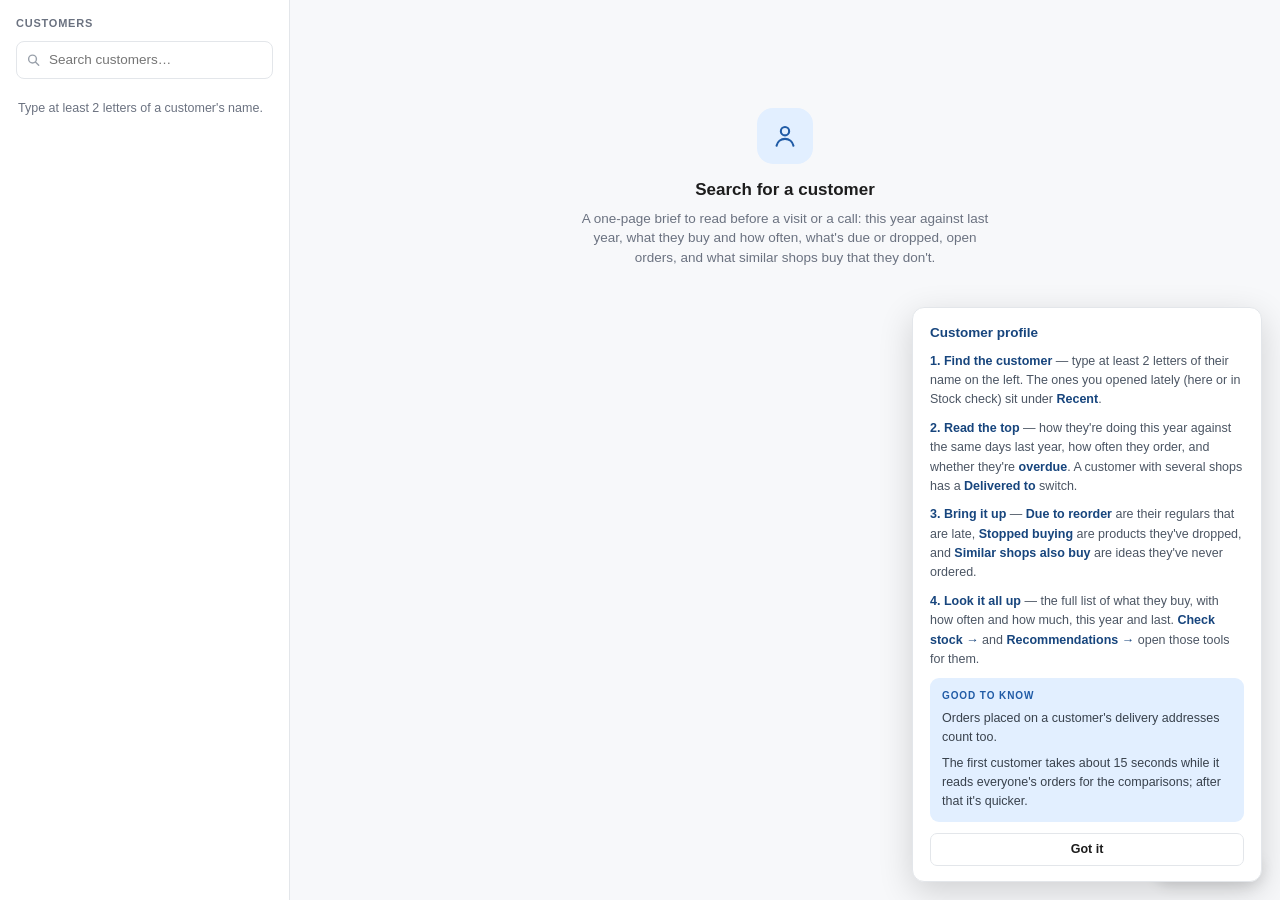
<file: customer.html>
<!DOCTYPE html>
<html lang="en">
<head>
<meta charset="utf-8">
<meta name="viewport" content="width=device-width, initial-scale=1">
<link rel="icon" type="image/svg+xml" href="assets/favicon.svg">
<title>Customer profile · Sales Tools</title>
<script src="assets/demo-api.js"></script>
<link rel="stylesheet" href="assets/sales.css">
<style>
  :root { --last-year: #c9d3e0; --orange: #b35a0c; --orange-soft: rgba(214,110,20,.12); }
  @media (prefers-color-scheme: dark) { :root { --last-year: #3a4357; --orange: #f0a35e; --orange-soft: rgba(240,163,94,.15); } }

  .locs { display: flex; align-items: center; gap: 10px; margin-top: 14px; flex-wrap: wrap; }
  .locs .l { font-size: 11px; text-transform: uppercase; letter-spacing: .06em; color: var(--muted); font-weight: 700; }
  .pane { display: flex; flex-direction: column; gap: 24px; }

  .kpis { display: grid; grid-template-columns: repeat(4, minmax(0, 1fr)); gap: 12px; }
  .kpi { padding: 13px 15px; }
  .kpi .l { font-size: 11px; text-transform: uppercase; letter-spacing: .06em; color: var(--muted); font-weight: 700; }
  .kpi .v { font-size: 22px; font-weight: 700; margin-top: 4px; font-variant-numeric: tabular-nums; letter-spacing: -.01em; }
  .kpi .s { font-size: 12px; color: var(--muted); margin-top: 2px; }
  .kpi .s b { font-weight: 700; }
  .kpi.alert { border-color: var(--orange); box-shadow: 0 0 0 1px var(--orange) inset; }

  /* Month-by-month bars: last year behind, this year in front. */
  .chart { padding: 16px 18px 10px; }
  .bars { display: grid; grid-template-columns: repeat(12, minmax(0, 1fr)); gap: 8px; height: 150px; align-items: end; }
  .month { height: 100%; display: flex; align-items: flex-end; justify-content: center; gap: 2px; }
  .month .b { width: 42%; max-width: 18px; border-radius: 3px 3px 0 0; min-height: 1px; }
  .month .b.last { background: var(--last-year); }
  .month .b.now { background: var(--navy); }
  .months { display: grid; grid-template-columns: repeat(12, minmax(0, 1fr)); gap: 8px; margin-top: 6px; }
  .months span { text-align: center; font-size: 10.5px; color: var(--muted); }
  .legend { display: flex; gap: 14px; font-size: 11.5px; color: var(--muted); text-transform: none; letter-spacing: 0; font-weight: 500; }
  .legend i { display: inline-block; width: 10px; height: 10px; border-radius: 2px; margin-right: 5px; vertical-align: -1px; }

  /* The three things to bring up on the call. */
  .talk { display: grid; grid-template-columns: repeat(3, minmax(0, 1fr)); gap: 12px; }
  .box { padding: 13px; display: flex; flex-direction: column; gap: 6px; min-width: 0; }
  .box h3 { margin: 0 0 2px; font-size: 14px; display: flex; align-items: center; gap: 7px; }
  .box h3 .n { margin-left: auto; font-size: 12px; color: var(--muted); font-weight: 600; }
  .box p.hint { margin: 0 0 4px; font-size: 12px; color: var(--muted); }
  .item { display: flex; gap: 9px; align-items: center; padding: 5px; border-radius: 8px; background: var(--soft); min-width: 0; }
  .item .thumb { width: 42px; height: 42px; }
  .item .t { font-size: 12.5px; font-weight: 600; line-height: 1.25; display: -webkit-box; -webkit-line-clamp: 2; -webkit-box-orient: vertical; overflow: hidden; }
  .item .s { font-size: 11px; color: var(--muted); margin-top: 1px; }
  .item .grow { flex: 1; min-width: 0; }
  .box .none { font-size: 12.5px; color: var(--muted); padding: 6px 2px; }
  .box .all { align-self: flex-start; margin-top: 2px; }
  .dot { display: inline-block; width: 9px; height: 9px; border-radius: 50%; }
  .dot.due { background: var(--orange); }
  .dot.stopped { background: var(--red); }
  .dot.idea { background: var(--violet); }
  .badge.due { background: var(--orange-soft); color: var(--orange); }
  .badge.stopped { background: var(--bad-soft); color: var(--bad); }
  .badge.new { background: var(--blue-lt); color: var(--navy-dk); }
  .badge.once, .badge.regular { background: var(--soft); color: var(--muted); }

  .filters { display: flex; gap: 10px; align-items: center; flex-wrap: wrap; margin-bottom: 10px; }
  .filters .search { flex: 1; min-width: 200px; }
  .rows { overflow: hidden; }
  .grid { display: grid; grid-template-columns: 44px minmax(0, 1fr) 70px 96px 110px 90px 104px 92px; gap: 12px; align-items: center; }
  .cols { padding: 8px 12px; background: var(--soft); font-size: 10.5px; text-transform: uppercase; letter-spacing: .06em; color: var(--muted); font-weight: 700; }
  .row { padding: 8px 12px; border-top: 1px solid var(--line); font-size: 12.5px; }
  .row .thumb { width: 44px; height: 44px; }
  .row .t { font-weight: 600; line-height: 1.3; }
  .row .s { font-size: 11px; color: var(--muted); }
  .r { text-align: right; font-variant-numeric: tabular-nums; }
  .row .r small { display: block; color: var(--muted); font-size: 10.5px; }
  .more { text-align: center; padding: 10px; }
  .orders .grid { grid-template-columns: 90px 100px minmax(0, 1fr) 80px 80px 100px; }
  .foot { font-size: 11.5px; color: var(--muted); }

  @media (max-width: 1150px) {
    .talk { grid-template-columns: 1fr; }
    .grid { grid-template-columns: 44px minmax(0, 1fr) 110px 104px 92px; }
    .hide-md { display: none; }
  }
  @media (max-width: 900px) { .kpis { grid-template-columns: repeat(2, minmax(0, 1fr)); } }
  @media (max-width: 760px) {
    .grid { grid-template-columns: 44px minmax(0, 1fr) 92px; }
    .hide-sm { display: none; }
    .orders .grid { grid-template-columns: 80px minmax(0, 1fr) 70px; }
    .bars, .months { gap: 3px; }
  }
</style>
</head>
<body>
<div class="tool">
  <aside class="side">
    <div class="side-head"><h3>Customers</h3></div>
    <div class="search"><input class="txt" id="find" placeholder="Search customers…" autocomplete="off"></div>
    <div class="side-list" id="side-list"></div>
  </aside>

  <main class="main" id="main">
    <div class="empty-state" id="intro">
      <div class="ic"><svg width="26" height="26" viewBox="0 0 20 20" fill="none" stroke="currentColor" stroke-width="1.6" stroke-linecap="round"><path d="M10 9.5a3.2 3.2 0 1 0 0-6.4 3.2 3.2 0 0 0 0 6.4z"/><path d="M3.5 17.5c.6-3.3 3.3-5.3 6.5-5.3s5.9 2 6.5 5.3"/></svg></div>
      <h2>Search for a customer</h2>
      <p>A one-page brief to read before a visit or a call: this year against last year, what they buy and how often, what's due or dropped, open orders, and what similar shops buy that they don't.</p>
    </div>
    <div id="out"></div>
  </main>
</div>

<script src="assets/sales.js"></script>
<script>
(function () {
  var UI = window.SalesUI, esc = UI.esc;
  function $(id) { return document.getElementById(id); }
  var money = new Intl.NumberFormat(undefined, { style: "currency", currency: "EUR", maximumFractionDigits: 0 });
  function eur(n) { return n == null ? "—" : money.format(n); }
  function num(n) { return n == null ? "—" : (Math.round(n * 10) / 10).toLocaleString(); }
  function day(iso) {
    if (!iso) return "—";
    return new Date(iso + "T00:00:00").toLocaleDateString(undefined, { day: "numeric", month: "short", year: "numeric" });
  }
  function ago(days) {
    if (days == null) return "";
    if (days === 0) return "today";
    if (days < 60) return days + " day" + (days === 1 ? "" : "s") + " ago";
    var m = Math.round(days / 30.4);
    return m < 24 ? m + " months ago" : Math.round(days / 365) + " years ago";
  }
  function every(days) {
    if (!days) return "—";
    if (days < 14) return "every " + days + " days";
    if (days < 60) return "every ~" + Math.round(days / 7) + " wks";
    return "every ~" + Math.round(days / 30.4) + " mo";
  }
  function getJSON(url) {
    return fetch(url).then(function (r) { return r.json(); }).then(function (d) {
      if (d.error) throw new Error(d.error);
      return d;
    });
  }

  // ---- customers: search, recent (shared with Stock check) ----
  var RECENT_KEY = "st-stock-recent-customers";
  function recent() { try { return JSON.parse(localStorage.getItem(RECENT_KEY)) || []; } catch (e) { return []; } }
  function remember(c) {
    var list = [c].concat(recent().filter(function (x) { return x.id !== c.id; })).slice(0, 8);
    try { localStorage.setItem(RECENT_KEY, JSON.stringify(list)); } catch (e) {}
  }

  var hits = [], hitQuery = "", timer = null, openId = null;
  var ICON = '<svg width="14" height="14" viewBox="0 0 20 20" fill="none" stroke="currentColor" stroke-width="1.8" stroke-linecap="round"><path d="M10 9.5a3.2 3.2 0 1 0 0-6.4 3.2 3.2 0 0 0 0 6.4z"/><path d="M3.5 17.5c.6-3.3 3.3-5.3 6.5-5.3s5.9 2 6.5 5.3"/></svg>';

  function row(c) {
    var b = document.createElement("button");
    b.type = "button";
    b.className = "item-row" + (c.id === openId ? " on" : "");
    b.innerHTML = '<span class="kind">' + ICON + '</span><span class="grow"><span class="nm">' + esc(c.name) + "</span><small>" +
      esc([c.place, c.pricelist && c.pricelist.name].filter(Boolean).join(" · ")) + "</small></span>";
    b.addEventListener("click", function () { open(c); });
    return b;
  }
  function note(text, err) { return '<div class="side-note' + (err ? " err" : "") + '">' + text + "</div>"; }
  function renderList() {
    var q = $("find").value.trim();
    var list = $("side-list");
    list.innerHTML = "";
    if (q.length >= 2) {
      if (hitQuery !== q) { list.innerHTML = note("Searching…"); return; }
      if (!hits.length) { list.innerHTML = note("No customer matches “" + esc(q) + "”."); return; }
      hits.forEach(function (c) { list.appendChild(row(c)); });
      return;
    }
    var r = recent();
    if (!r.length) { list.innerHTML = note("Type at least 2 letters of a customer's name."); return; }
    list.insertAdjacentHTML("beforeend", '<div class="group">Recent</div>');
    r.forEach(function (c) { list.appendChild(row(c)); });
  }
  $("find").addEventListener("input", function () {
    var q = $("find").value.trim();
    clearTimeout(timer);
    renderList();
    if (q.length < 2) return;
    timer = setTimeout(function () {
      getJSON("/api/customers?q=" + encodeURIComponent(q)).then(function (d) {
        if ($("find").value.trim() !== q) return;
        hits = d.results || [];
        hitQuery = q;
        renderList();
      }).catch(function (e) {
        $("side-list").innerHTML = note("Couldn't search Odoo: " + esc(e.message), true);
      });
    }, 250);
  });

  // ---- one customer ----
  function open(c, location) {
    openId = c.id;
    if (c.name) remember({ id: c.id, name: c.name, place: c.place, pricelist: c.pricelist });
    renderList();
    $("intro").hidden = true;
    UI.loading($("out"), "Reading " + (c.name ? c.name + "'s" : "their") + " orders" + (location ? " for " + location : "") +
      " from Odoo… the first customer takes about 15 seconds.", 5);
    try { history.replaceState(null, "", "#" + c.id); } catch (e) {}
    getJSON("/api/customer-profile?id=" + c.id + (location ? "&location=" + encodeURIComponent(location) : "")).then(function (d) {
      if (openId !== c.id) return;
      // Opened from a link: now we know who it is, keep it under Recent.
      remember({ id: d.client.id, name: d.client.name, place: d.client.place, pricelist: d.client.pricelist });
      renderList();
      render(d);
    }).catch(function (e) {
      if (openId !== c.id) return;
      $("out").innerHTML = '<div class="notice err">Couldn\'t load this customer: ' + esc(e.message) + "</div>";
    });
  }

  function kpi(label, value, sub, alert) {
    return '<div class="card kpi' + (alert ? " alert" : "") + '"><div class="l">' + label + '</div><div class="v">' + value + '</div><div class="s">' + (sub || "&nbsp;") + "</div></div>";
  }

  function render(d) {
    var c = d.client, t = d.totals, o = d.orders, y = d.year;
    var where = d.location ? " · " + esc(d.location) : "";
    var out = $("out");
    out.innerHTML = "";

    var meta = [];
    if (c.place) meta.push(esc(c.place));
    if (c.pricelist) meta.push("Price list <b>" + esc(c.pricelist.name) + "</b>");
    if (c.salesperson) meta.push("Salesperson <b>" + esc(c.salesperson) + "</b>");
    if (c.phone) meta.push('<a href="tel:' + esc(c.phone.replace(/\s/g, "")) + '">' + esc(c.phone) + "</a>");
    if (c.email) meta.push('<a href="mailto:' + esc(c.email) + '">' + esc(c.email) + "</a>");
    if (c.first_order) meta.push("Customer since " + esc(day(c.first_order)));
    meta.push('Test data · <button type="button" class="linkish" data-refresh>Refresh</button>');
    var head = document.createElement("div");
    head.className = "page-head";
    head.innerHTML = '<div class="top"><div><h1>' + esc(c.name) + '</h1><div class="meta">' +
      meta.map(function (m) { return "<span>" + m + "</span>"; }).join("") + "</div></div>" +
      '<div class="actions"><button type="button" class="btn" data-reco>Recommendations →</button>' +
      (c.pricelist ? '<button type="button" class="btn" data-stock>Check stock →</button>' : "") + "</div></div>";
    head.querySelector("[data-refresh]").addEventListener("click", function () { open(c, d.location); });
    var stockBtn = head.querySelector("[data-stock]");
    if (stockBtn) stockBtn.addEventListener("click", function () { UI.go("stock", "pl=" + c.pricelist.id + "&client=" + c.id); });
    head.querySelector("[data-reco]").addEventListener("click", function () { UI.go("reco", "c=" + c.id); });
    // Several shops under one company (Madrid and Barcelona, say):
    // pick one, by where the orders were delivered.
    if (d.locations && d.locations.length) {
      var seg = document.createElement("div");
      seg.className = "locs";
      seg.innerHTML = '<span class="l">Delivered to</span><div class="seg">' +
        '<button data-loc=""' + (d.location ? "" : ' class="on"') + ">All locations</button>" +
        d.locations.map(function (l) {
          return '<button data-loc="' + esc(l.name) + '"' + (d.location === l.name ? ' class="on"' : "") +
            ' title="' + (l.places ? l.places + " places · " : "") + l.orders + " orders since 1 Jan " + (y - 1) + " · " + esc(eur(l.total)) + '">' +
            esc(l.name) + " <small>" + l.orders + "</small></button>";
        }).join("") + "</div>";
      seg.querySelectorAll("button").forEach(function (b) {
        b.addEventListener("click", function () { open(c, b.dataset.loc || null); });
      });
      head.appendChild(seg);
    }
    out.appendChild(head);

    var pane = document.createElement("div");
    pane.className = "pane";
    out.appendChild(pane);

    if (!d.products.length && !t.now && !t.last_full) {
      pane.innerHTML = '<div class="card"><div class="empty">No orders since 1 January ' + (y - 1) + "." +
        (c.last_order ? " Their last order was on <b>" + esc(day(c.last_order)) + "</b> (" + esc(ago(Math.round((Date.now() - new Date(c.last_order + "T00:00:00")) / 864e5))) + ")." : " They've never ordered.") +
        "</div></div>";
      return;
    }

    // KPIs
    var pace = t.pace == null ? "" : (t.pace >= 1
      ? '<b class="up">' + Math.round((t.pace - 1) * 100) + "% ahead</b> of"
      : '<b class="down">' + Math.round((1 - t.pace) * 100) + "% behind</b>") + " the same days last year (" + eur(t.last_same) + ")";
    var lastSub = o.since_last == null ? "No orders since " + (y - 1) :
      ago(o.since_last) + (o.usual_gap ? " · usually " + every(o.usual_gap) : "");
    if (o.overdue) lastSub = '<b class="warn">Overdue</b> · ' + lastSub;
    var k = document.createElement("div");
    k.className = "kpis";
    k.innerHTML =
      kpi(y + " so far" + where, eur(t.now), pace) +
      kpi("All of " + (y - 1), eur(t.last_full), o.count_last + " orders") +
      kpi("Orders in " + y, o.count_now, o.avg_value ? "Average order " + eur(o.avg_value) : "") +
      kpi("Last order", day(o.last), lastSub, o.overdue);
    pane.appendChild(k);

    // Month by month
    var max = Math.max.apply(null, d.months.last.concat(d.months.now).concat([1]));
    var names = Array.from({ length: 12 }, function (_, i) { return new Date(2000, i, 1).toLocaleDateString(undefined, { month: "short" }); });
    var chart = document.createElement("div");
    chart.innerHTML = '<div class="section-title">Purchases by month <span class="legend"><span><i style="background:var(--last-year)"></i>' + (y - 1) +
      '</span><span><i style="background:var(--navy)"></i>' + y + "</span></span></div>" +
      '<div class="card chart"><div class="bars">' + names.map(function (n, i) {
        var a = d.months.last[i], b = d.months.now[i];
        return '<div class="month" title="' + esc(n) + ": " + (y - 1) + " " + eur(a) + " · " + y + " " + eur(b) + '">' +
          '<div class="b last" style="height:' + (a / max * 100) + '%"></div><div class="b now" style="height:' + (b / max * 100) + '%"></div></div>';
      }).join("") + '</div><div class="months">' + names.map(function (n) { return "<span>" + esc(n) + "</span>"; }).join("") + "</div></div>";
    pane.appendChild(chart);

    // To bring up on the call
    var by = { due: [], stopped: [], ok: [], new: [], once: [] };
    d.products.forEach(function (p) { (by[p.status] || by.ok).push(p); });
    // Their biggest products first: those are the ones worth the call.
    function spend(a, b) { return (b.spent_last + b.spent_now) - (a.spent_last + a.spent_now); }
    by.due.sort(spend);
    by.stopped.sort(spend);

    var talk = document.createElement("div");
    talk.innerHTML = '<div class="section-title">To bring up</div>';
    var grid = document.createElement("div");
    grid.className = "talk";
    talk.appendChild(grid);
    pane.appendChild(talk);

    function box(cls, title, hint, list, line, filterTo) {
      var b = document.createElement("div");
      b.className = "card box";
      b.innerHTML = '<h3><span class="dot ' + cls + '"></span>' + title + '<span class="n">' + list.length + '</span></h3><p class="hint">' + hint + "</p>";
      if (!list.length) b.insertAdjacentHTML("beforeend", '<div class="none">Nothing here.</div>');
      list.slice(0, 5).forEach(function (p) {
        var it = document.createElement("div");
        it.className = "item";
        it.appendChild(UI.thumb(p));
        it.insertAdjacentHTML("beforeend", '<div class="grow"><div class="t" title="' + esc(p.name) + '">' + esc(UI.pretty(p.name)) + '</div><div class="s">' + line(p) + "</div></div>" +
          (p.free > 0 ? '<span class="badge ok">In stock</span>' : '<span class="badge out">Out</span>'));
        b.appendChild(it);
      });
      if (filterTo && list.length > 5) {
        var all = document.createElement("button");
        all.type = "button";
        all.className = "linkish all";
        all.textContent = "See all " + list.length + " →";
        all.addEventListener("click", function () { setFilter(filterTo); table.scrollIntoView({ behavior: "smooth" }); });
        b.appendChild(all);
      }
      grid.appendChild(b);
    }
    box("due", "Due to reorder", "Ordered regularly, and it's been longer than usual.", by.due, function (p) {
      return "Last " + esc(day(p.last)) + " · usually " + esc(every(p.every));
    }, "due");
    box("stopped", "Stopped buying", "Bought regularly before, nothing for months.", by.stopped, function (p) {
      return "Last " + esc(day(p.last)) + " · " + p.orders + " orders before";
    }, "stopped");
    box("idea", "Similar shops also buy", d.similar_count ? "Bought by shops with a basket like theirs, never by them." : "Not enough order history to compare.",
      d.ideas, function (p) {
        return "Bought by " + p.similar_buyers + " of " + d.similar_count + " similar shops" + (p.sku ? " · SKU " + esc(p.sku) : "");
      });

    // Everything they buy
    var table = document.createElement("div");
    var counts = { all: d.products.length - by.once.length, due: by.due.length, stopped: by.stopped.length, new: by.new.length, once: by.once.length };
    table.innerHTML = '<div class="section-title">What they buy <span class="hint">since 1 Jan ' + (y - 1) + ", in the unit they order in</span></div>" +
      '<div class="filters"><div class="search"><input class="txt" placeholder="Search by SKU or product name…" autocomplete="off"></div><div class="seg">' +
      '<button data-f="all" class="on">All <small>' + counts.all + "</small></button>" +
      '<button data-f="due">Due <small>' + counts.due + "</small></button>" +
      '<button data-f="stopped">Stopped <small>' + counts.stopped + "</small></button>" +
      '<button data-f="new">New in ' + y + " <small>" + counts.new + "</small></button>" +
      '<button data-f="once">Tried once <small>' + counts.once + "</small></button></div></div>" +
      '<div class="card rows"><div class="grid cols"><span></span><span>Product</span><span class="r hide-md">Orders</span>' +
      '<span class="r hide-md">How often</span><span class="r hide-sm">Last order</span><span class="r hide-md">' + (y - 1) + '</span><span class="r">' + y +
      '</span><span class="r hide-sm">Status</span></div><div class="list"></div></div>';
    pane.appendChild(table);
    var search = table.querySelector("input");
    var listEl = table.querySelector(".list");
    var filter = "all";
    var LABEL = { due: "Due", stopped: "Stopped", new: "New", once: "Tried once", ok: "Regular" };

    function setFilter(f) {
      filter = f;
      table.querySelectorAll(".seg button").forEach(function (x) { x.classList.toggle("on", x.dataset.f === f); });
      draw();
    }
    table.querySelectorAll(".seg button").forEach(function (b) { b.addEventListener("click", function () { setFilter(b.dataset.f); }); });
    search.addEventListener("input", draw);

    function draw() {
      var q = search.value.trim().toLowerCase();
      var shown = d.products.filter(function (p) {
        if (q && p.name.toLowerCase().indexOf(q) === -1 && UI.pretty(p.name).toLowerCase().indexOf(q) === -1) return false;
        return filter === "all" ? p.status !== "once" : p.status === filter;
      });
      listEl.innerHTML = "";
      if (!shown.length) { listEl.innerHTML = '<div class="empty">No products here.</div>'; return; }
      var drawn = 0;
      function batch() {
        shown.slice(drawn, drawn + 80).forEach(function (p) {
          var r = document.createElement("div");
          r.className = "grid row";
          r.appendChild(UI.thumb(p));
          r.insertAdjacentHTML("beforeend",
            '<div><div class="t" title="' + esc(p.name) + '">' + esc(UI.pretty(p.name)) + '</div><div class="s">' + (p.sku ? "SKU " + esc(p.sku) + " · " : "") +
              (p.free > 0 ? '<span class="up">In stock</span>' : '<span class="down">Out of stock</span>') + "</div></div>" +
            '<div class="r hide-md">' + p.orders + "</div>" +
            '<div class="r hide-md">' + esc(every(p.every)) + "</div>" +
            '<div class="r hide-sm">' + esc(day(p.last)) + "<small>" + esc(ago(p.idle)) + "</small></div>" +
            '<div class="r hide-md">' + num(p.qty_last) + "<small>" + esc(p.uom) + "</small></div>" +
            '<div class="r">' + num(p.qty_now) + "<small>" + (p.qty_last_same ? "same time " + (y - 1) + ": " + num(p.qty_last_same) : esc(p.uom)) + "</small></div>" +
            '<div class="r hide-sm"><span class="badge ' + (p.status === "ok" ? "regular" : p.status) + '">' + LABEL[p.status] + "</span></div>");
          listEl.appendChild(r);
        });
        drawn = Math.min(drawn + 80, shown.length);
        var old = listEl.querySelector(".more");
        if (old) old.remove();
        if (drawn < shown.length) {
          var more = document.createElement("div");
          more.className = "more";
          more.innerHTML = '<button type="button" class="btn">Show ' + Math.min(80, shown.length - drawn) + " more of " + (shown.length - drawn) + "</button>";
          more.querySelector("button").addEventListener("click", batch);
          listEl.appendChild(more);
        }
      }
      batch();
    }
    draw();

    // Open orders
    var orders = document.createElement("div");
    orders.className = "orders";
    orders.innerHTML = '<div class="section-title">Confirmed, not delivered yet <span class="hint">orders from the last 90 days; no need to offer these again</span></div>' +
      (d.open_lines.length
        ? '<div class="card rows"><div class="grid cols"><span>Order</span><span class="hide-sm">Date</span><span>Product</span><span class="r hide-sm">Ordered</span><span class="r">To deliver</span><span class="r hide-sm">Amount</span></div>' +
          d.open_lines.map(function (l) {
            return '<div class="grid row"><span>' + esc(l.order) + '</span><span class="hide-sm">' + esc(day(l.date)) + '</span><span class="t" title="' + esc(l.name) + '">' + esc(UI.pretty(l.name)) +
              '</span><span class="r hide-sm">' + num(l.ordered) + '</span><span class="r">' + num(l.to_deliver) + '</span><span class="r hide-sm">' + eur(l.amount) + "</span></div>";
          }).join("") + "</div>"
        : '<div class="card"><div class="empty">Everything they ordered has been delivered.</div></div>');
    pane.appendChild(orders);

    pane.insertAdjacentHTML("beforeend", '<div class="foot">Counts confirmed sales orders in Odoo since 1 January ' + (y - 1) +
      (d.location ? " delivered to " + esc(d.location) : ", including orders placed on their delivery addresses") + ". Euro totals exclude VAT. <b>Due</b> means ordered at least twice and it's been 30% longer than their usual gap; " +
      "<b>Stopped</b> means nothing for over 4 months and three usual gaps.</div>");
  }

  // #<customer id> opens that customer (a bookmark, or a link from Stock check).
  function fromHash() {
    var id = parseInt(location.hash.slice(1), 10);
    if (!id || id === openId) return;
    open(recent().filter(function (c) { return c.id === id; })[0] || { id: id });
  }
  window.addEventListener("hashchange", fromHash);
  renderList();
  fromHash();
})();
</script>
<script src="assets/how-it-works.js"></script>
<script>
  SalesHelp.setup({
    key: "customer",
    title: "Customer profile",
    steps: [
      ["Find the customer", "type at least 2 letters of their name on the left. The ones you opened lately (here or in Stock check) sit under <b>Recent</b>."],
      ["Read the top", "how they're doing this year against the same days last year, how often they order, and whether they're <b>overdue</b>. A customer with several shops has a <b>Delivered to</b> switch."],
      ["Bring it up", "<b>Due to reorder</b> are their regulars that are late, <b>Stopped buying</b> are products they've dropped, and <b>Similar shops also buy</b> are ideas they've never ordered."],
      ["Look it all up", "the full list of what they buy, with how often and how much, this year and last. <b>Check stock →</b> and <b>Recommendations →</b> open those tools for them."]
    ],
    tips: [
      "Orders placed on a customer's delivery addresses count too.",
      "The first customer takes about 15 seconds while it reads everyone's orders for the comparisons; after that it's quicker."
    ]
  });
</script>
</body>
</html>
</file>
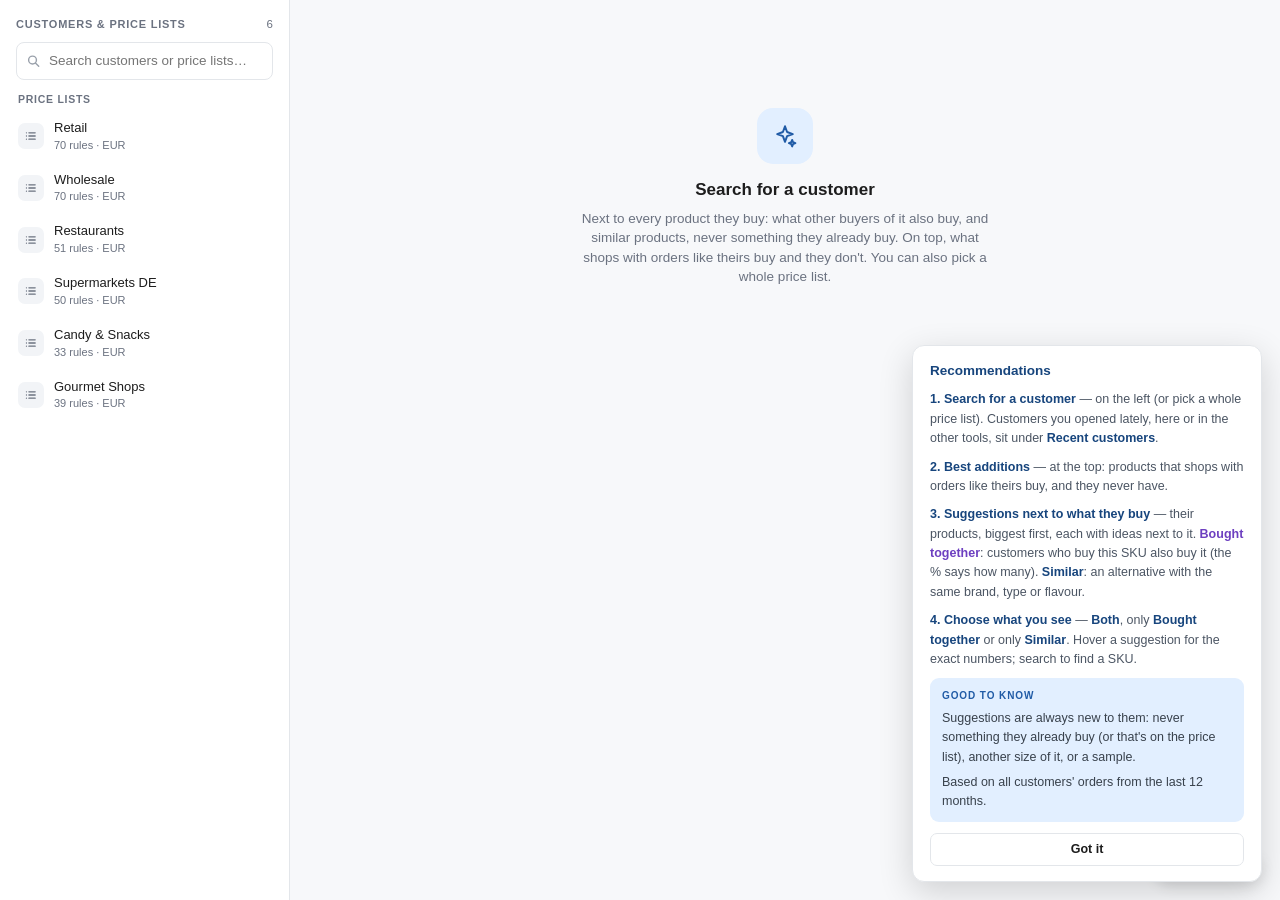
<file: reco.html>
<!DOCTYPE html>
<html lang="en">
<head>
<meta charset="utf-8">
<meta name="viewport" content="width=device-width, initial-scale=1">
<link rel="icon" type="image/svg+xml" href="assets/favicon.svg">
<title>Recommendations · Sales Tools</title>
<script src="assets/demo-api.js"></script>
<link rel="stylesheet" href="assets/sales.css">
<style>
  /* ---- results ---- */
  /* One row that scrolls sideways, so the per-SKU list stays near the top. */
  .adds { display: flex; gap: 10px; overflow-x: auto; padding: 2px 2px 10px; margin-bottom: 18px; scroll-snap-type: x proximity; }
  .adds .add-card { flex: 0 0 176px; scroll-snap-align: start; }
  .add-card {
    border: 1px solid var(--line); border-radius: 10px; background: var(--card); padding: 10px;
    display: flex; flex-direction: column; gap: 6px;
  }
  .add-card .t { font-size: 12.5px; font-weight: 600; line-height: 1.3; display: -webkit-box;
    -webkit-line-clamp: 2; -webkit-box-orient: vertical; overflow: hidden; }
  .add-card .s { font-size: 11px; color: var(--muted); }
  .add-card .why { font-size: 11.5px; color: var(--violet); font-weight: 600; }
  .add-card .foot { display: flex; justify-content: space-between; align-items: center; margin-top: auto; }
  .filters { display: flex; gap: 10px; align-items: center; flex-wrap: wrap; margin-bottom: 10px; }
  .filters .search { flex: 1; min-width: 220px; }
  .pane { display: flex; flex-direction: column; gap: 6px; }
  .add-card .thumb { width: 100%; height: 76px; }
  .sku .me .thumb { width: 56px; height: 56px; }
  .reco .thumb { width: 40px; height: 40px; }
  .dot { display: inline-block; width: 8px; height: 8px; border-radius: 50%; margin-right: 5px; vertical-align: 1px; }
  .dot.together { background: var(--violet); }
  .dot.similar { background: var(--navy); }

  .sku {
    display: grid; grid-template-columns: minmax(220px, 300px) minmax(0, 1fr); gap: 16px; align-items: center;
    border: 1px solid var(--line); border-radius: 10px; background: var(--card); padding: 10px 12px 10px 10px; margin-bottom: 8px;
  }
  .sku .me { display: flex; gap: 10px; align-items: center; min-width: 0; }
  .sku .me .t { font-size: 13px; font-weight: 600; line-height: 1.3; }
  .sku .me .s { font-size: 11.5px; color: var(--muted); margin-top: 2px; }
  .sku .me .s b { color: var(--ink); font-weight: 600; }
  .recs { display: grid; grid-template-columns: repeat(4, minmax(0, 1fr)); gap: 8px; }
  .reco {
    display: flex; gap: 8px; align-items: center; padding: 6px 8px 6px 6px; border-radius: 8px; min-width: 0;
    background: var(--soft); border-left: 3px solid var(--violet);
  }
  .reco.similar { border-left-color: var(--navy); }
  .reco .t { font-size: 11.5px; font-weight: 600; line-height: 1.25; display: -webkit-box;
    -webkit-line-clamp: 2; -webkit-box-orient: vertical; overflow: hidden; }
  .reco .why { font-size: 10.5px; color: var(--violet); font-weight: 600; margin-top: 2px; }
  .reco.similar .why { color: var(--navy); }
  .reco .why span { color: var(--muted); font-weight: 500; }
  .no-recos { font-size: 12px; color: var(--muted); }
  .more { text-align: center; color: var(--muted); font-size: 12.5px; padding: 10px 0 24px; min-height: 1px; }
  @media (max-width: 1100px) {
    .sku { grid-template-columns: 1fr; }
  }
  @media (max-width: 1400px) {
    .recs { grid-template-columns: repeat(2, minmax(0, 1fr)); }
  }
  @media (max-width: 700px) {
    .recs { grid-template-columns: 1fr; }
  }
</style>
</head>
<body>
<div class="tool">
<aside class="side">
  <div class="side-head"><h3>Customers &amp; price lists</h3><span class="n" id="pl-count"></span></div>
  <div class="search"><input class="txt" id="pl-filter" placeholder="Search customers or price lists…" autocomplete="off"></div>
  <div class="side-list" id="pl-list"><div class="side-note">Loading price lists…</div></div>
</aside>

<main class="main">
  <div class="empty-state" id="intro">
    <div class="ic"><svg width="26" height="26" viewBox="0 0 20 20" fill="none" stroke="currentColor" stroke-width="1.5" stroke-linecap="round" stroke-linejoin="round"><path d="M10 2.5l1.6 4.4 4.4 1.6-4.4 1.6L10 14.5l-1.6-4.4L4 8.5l4.4-1.6z"/><path d="M15.5 13l.7 1.8 1.8.7-1.8.7-.7 1.8-.7-1.8-1.8-.7 1.8-.7z"/></svg></div>
    <h2>Search for a customer</h2>
    <p>Next to every product they buy: what other buyers of it also buy, and similar products, never something they already buy. On top, what shops with orders like theirs buy and they don't. You can also pick a whole price list.</p>
  </div>

  <div id="view" hidden>
    <div class="page-head">
      <div class="top"><div><h1 id="pl-name"></h1><div class="meta" id="pl-meta"></div></div>
        <div class="actions"><button type="button" class="btn" id="to-profile" hidden>Customer profile →</button>
          <button type="button" class="btn" id="to-stock">Check stock →</button></div></div>
    </div>
    <section class="pane">
      <div id="status"></div>
      <div id="adds-wrap" hidden>
        <div class="section-title"><span id="adds-title">Best additions to this price list</span>
          <span class="hint" id="adds-hint">· most bought by customers whose orders look like this price list</span></div>
        <div class="adds" id="adds"></div>
      </div>
      <div id="list-wrap" hidden>
        <div class="section-title" id="list-title">Suggestions per SKU</div>
        <div class="filters">
          <div class="search"><input class="txt" id="q" placeholder="Search a SKU or product on this price list…" autocomplete="off"></div>
          <div class="seg" id="mode" role="group" aria-label="Which suggestions">
            <button type="button" data-mode="both" class="on">Both</button>
            <button type="button" data-mode="together"><i class="dot together"></i>Bought together</button>
            <button type="button" data-mode="similar"><i class="dot similar"></i>Similar</button>
          </div>
        </div>
        <div id="list"></div>
      </div>
    </section>
  </div>
</main>
</div>

<script src="assets/sales.js"></script>
<script>
  var data = null;
  var current = null;
  var pricelists = [];
  var PL_CACHE_KEY = "st-stock-pricelists";   // shared with Stock check
  var BATCH = 60;
  var MODE_KEY = "st-reco-mode";
  var mode = "both";
  try { mode = localStorage.getItem(MODE_KEY) || "both"; } catch (e) {}

  // Both: two of each, the other kind filling in when one runs short.
  function suggestionsFor(p) {
    if (mode === "together") return p.together.slice(0, 4);
    if (mode === "similar") return p.similar.slice(0, 4);
    var picked = p.together.slice(0, 2).concat(p.similar.slice(0, 2));
    var spare = p.together.slice(2).concat(p.similar.slice(2));
    return picked.concat(spare.slice(0, 4 - picked.length));
  }

  function syncMode() {
    document.querySelectorAll("#mode button").forEach(function (b) { b.classList.toggle("on", b.dataset.mode === mode); });
  }
  document.querySelectorAll("#mode button").forEach(function (b) {
    b.addEventListener("click", function () {
      mode = b.dataset.mode;
      try { localStorage.setItem(MODE_KEY, mode); } catch (e) {}
      syncMode();
      if (data) drawList();
    });
  });
  syncMode();

  function $(id) { return document.getElementById(id); }
  function esc(s) {
    return String(s == null ? "" : s).replace(/&/g, "&amp;").replace(/</g, "&lt;").replace(/>/g, "&gt;").replace(/"/g, "&quot;");
  }
  function fmt(n, d) { return Number(n).toLocaleString(undefined, { maximumFractionDigits: d == null ? 0 : d }); }
  function money(n) { return Number(n).toLocaleString(undefined, { minimumFractionDigits: 2, maximumFractionDigits: 2 }) + "\u00a0\u20ac"; }
  function pct(x) { return Math.round(x * 100) + "%"; }
  function setStatus(msg, isErr) {
    $("status").innerHTML = msg ? '<div class="notice' + (isErr ? " err" : "") + '" style="margin:0 0 14px">' + esc(msg) + "</div>" : "";
  }
  function getJSON(url) {
    return fetch(url).then(function (r) { return r.json(); }).then(function (d) {
      if (d.error) throw new Error(d.error);
      return d;
    });
  }

  // ---- the list on the left: customers (searched in Odoo), price lists, recent ----
  var RECENT_CLIENTS_KEY = "st-stock-recent-customers";   // shared with Stock check and Customer profile
  var ICON_P = '<svg width="14" height="14" viewBox="0 0 20 20" fill="none" stroke="currentColor" stroke-width="1.8" stroke-linecap="round"><path d="M10 9.5a3.2 3.2 0 1 0 0-6.4 3.2 3.2 0 0 0 0 6.4z"/><path d="M3.5 17.5c.6-3.3 3.3-5.3 6.5-5.3s5.9 2 6.5 5.3"/></svg>';
  var ICON_L = '<svg width="14" height="14" viewBox="0 0 20 20" fill="none" stroke="currentColor" stroke-width="1.8" stroke-linecap="round"><path d="M7 5.5h9M7 10h9M7 14.5h9M3.5 5.5h.01M3.5 10h.01M3.5 14.5h.01"/></svg>';
  var hits = [], hitQuery = "", searchTimer = null;
  function recentClients() { try { return JSON.parse(localStorage.getItem(RECENT_CLIENTS_KEY)) || []; } catch (e) { return []; } }
  function rememberClient(c) {
    var list = [c].concat(recentClients().filter(function (x) { return x.id !== c.id; })).slice(0, 8);
    try { localStorage.setItem(RECENT_CLIENTS_KEY, JSON.stringify(list)); } catch (e) {}
  }
  function sideRow(icon, name, sub, on, onClick) {
    var b = document.createElement("button");
    b.type = "button";
    b.className = "item-row" + (on ? " on" : "");
    b.innerHTML = '<span class="kind">' + icon + '</span><span class="grow"><span class="nm">' + esc(name) + "</span><small>" + esc(sub) + "</small></span>";
    b.addEventListener("click", onClick);
    return b;
  }
  function clientRow(c) {
    return sideRow(ICON_P, c.name, [c.place, c.pricelist && c.pricelist.name].filter(Boolean).join(" · "),
      current === "c" + c.id, function () { openCustomer(c); });
  }
  function listRow(p) {
    return sideRow(ICON_L, p.name, p.tag, current === p.id, function () { openPricelist(p); });
  }
  function group(text) { var g = document.createElement("div"); g.className = "group"; g.textContent = text; return g; }
  function renderPricelists() {
    var q = $("pl-filter").value.trim().toLowerCase();
    var list = $("pl-list");
    list.innerHTML = "";
    if (q) {
      var cs = hitQuery.toLowerCase() === q ? hits : [];
      var shown = pricelists.filter(function (p) { return p.name.toLowerCase().indexOf(q) !== -1; });
      if (cs.length) { list.appendChild(group("Customers")); cs.forEach(function (c) { list.appendChild(clientRow(c)); }); }
      if (shown.length) { list.appendChild(group("Price lists")); shown.forEach(function (p) { list.appendChild(listRow(p)); }); }
      if (!cs.length && !shown.length) list.innerHTML = '<div class="side-note">' +
        (q.length >= 2 && hitQuery.toLowerCase() !== q ? "Searching customers…" : "Nothing matches.") + "</div>";
      return;
    }
    var rc = recentClients();
    if (rc.length) { list.appendChild(group("Recent customers")); rc.forEach(function (c) { list.appendChild(clientRow(c)); }); }
    if (pricelists.length) { list.appendChild(group("Price lists")); pricelists.forEach(function (p) { list.appendChild(listRow(p)); }); }
  }
  function searchCustomers() {
    var q = $("pl-filter").value.trim();
    clearTimeout(searchTimer);
    if (q.length < 2) return;
    searchTimer = setTimeout(function () {
      getJSON("/api/customers?q=" + encodeURIComponent(q)).then(function (d) {
        if ($("pl-filter").value.trim() !== q) return;
        hits = d.results || [];
        hitQuery = q;
        renderPricelists();
      }).catch(function () {});
    }, 250);
  }

  function loadPricelists() {
    try {
      var cached = JSON.parse(localStorage.getItem(PL_CACHE_KEY));
      if (Array.isArray(cached) && cached.length) { pricelists = cached; renderPricelists(); }
    } catch (e) {}
    getJSON("/api/pricelists").then(function (d) {
      pricelists = d.results || [];
      try { localStorage.setItem(PL_CACHE_KEY, JSON.stringify(pricelists)); } catch (e) {}
      $("pl-count").textContent = fmt(pricelists.length);
      renderPricelists();
    }).catch(function (e) {
      if (!pricelists.length) $("pl-list").innerHTML = '<div class="side-note err">Couldn\u2019t load price lists: ' + esc(e.message) + '</div>';
    });
  }
  $("pl-filter").addEventListener("input", function () { searchCustomers(); renderPricelists(); });

  function openPricelist(p) {
    load(p.id, p.name, "/api/reco/pricelist?pricelist=" + p.id, "pl=" + p.id);
  }
  function openCustomer(c) {
    if (c.name) rememberClient({ id: c.id, name: c.name, place: c.place, pricelist: c.pricelist });
    load("c" + c.id, c.name || "", "/api/reco/customer?id=" + c.id, "c=" + c.id);
  }
  function load(key, title, url, hash) {
    current = key;
    data = null;
    renderPricelists();
    try { history.replaceState(null, "", "#" + hash); } catch (e) {}
    $("intro").hidden = true;
    $("view").hidden = false;
    $("pl-name").textContent = title;
    $("pl-meta").textContent = "";
    $("adds-wrap").hidden = true;
    $("list-wrap").hidden = true;
    $("to-profile").hidden = true;
    $("q").value = "";
    setStatus("");
    SalesUI.loading($("status"), "Working out recommendations from a year of everyone\u2019s orders\u2026 the first one takes about 15 seconds.", 5);
    Promise.all([getJSON(url), SalesUI.catalogReady]).then(function (res) {
      if (current !== key) return;
      data = res[0];
      if (data.client) {
        rememberClient({ id: data.client.id, name: data.client.name, place: data.client.place, pricelist: data.pricelist });
        renderPricelists();
      }
      setStatus("");
      render();
    }).catch(function (e) {
      if (current === key) setStatus("Couldn\u2019t load recommendations: " + e.message, true);
    });
  }

  // ---- results ----
  function render() {
    var c = data.client;
    $("adds-title").textContent = c ? "Best additions for " + c.name : "Best additions to this price list";
    $("adds-hint").textContent = c ? "· bought by shops with orders like theirs, never by them" : "· most bought by customers whose orders look like this price list";
    $("list-title").textContent = c ? "Suggestions next to what they buy" : "Suggestions per SKU";
    $("to-profile").hidden = !c;
    if (c) {
      $("pl-name").textContent = c.name;
      $("pl-meta").innerHTML = "<span>" + (c.place ? esc(c.place) + " · " : "") + (data.pricelist ? "Price list <b>" + esc(data.pricelist.name) + "</b>" : "No price list") +
        "</span><span>" + fmt(data.products.length) + " products bought in the last " + data.months + " months, biggest first</span>";
    } else {
    var who = data.list_customers.length
      ? "Used by <b>" + data.list_customers.map(esc).join("</b>, <b>") + "</b>" +
        (data.list_customer_count > data.list_customers.length ? " and " + (data.list_customer_count - data.list_customers.length) + " more" : "")
      : "No orders on it in the last " + data.months + " months";
    $("pl-meta").innerHTML = "<span>" + fmt(data.products.length) + " SKUs · " + who + "</span><span>Suggestions based on " +
      fmt(data.customers_total) + " customers\u2019 orders over the last " + data.months + " months</span>";
    }

    var adds = $("adds");
    adds.innerHTML = "";
    $("adds-wrap").hidden = !data.additions.length;
    data.additions.forEach(function (a) {
      var card = document.createElement("div");
      card.className = "add-card";
      card.appendChild(SalesUI.thumb(a));
      var free = a.pack ? a.free_qty / a.pack.per : a.free_qty;
      card.insertAdjacentHTML("beforeend",
        '<div class="t" title="' + esc(a.name) + '">' + esc(SalesUI.pretty(a.name)) + '</div><div class="s">SKU ' + esc(a.sku) + '</div>' +
        '<div class="why">Bought by ' + fmt(a.customers) + (c ? " of " + data.similar_count + " similar shops" : " similar customers") + '</div>' +
        '<div class="foot"><span class="badge ' + (free > 0 ? "ok" : "out") + '">' +
          (free > 0 ? fmt(free, 1) + " " + esc(a.pack ? a.pack.label : "free") : "Out of stock") + '</span></div>');
      adds.appendChild(card);
    });

    $("list-wrap").hidden = !data.products.length;
    if (!data.products.length) setStatus(c ? c.name + " hasn\u2019t ordered in the last " + data.months + " months, so there\u2019s nothing to recommend from."
      : "This price list doesn\u2019t name specific products, so there\u2019s nothing to recommend from.");
    drawList();
  }

  var observer = null;
  function drawList() {
    var q = $("q").value.trim().toLowerCase();
    var shown = data.products.filter(function (p) {
      return !q || p.name.toLowerCase().indexOf(q) !== -1 || (p.sku || "").toLowerCase().indexOf(q) !== -1;
    });
    var list = $("list");
    list.innerHTML = "";
    if (!shown.length) { list.innerHTML = '<div class="empty">No SKU on this price list matches.</div>'; return; }
    var drawn = 0;
    var more = document.createElement("div");
    more.className = "more";
    list.appendChild(more);
    function batch() {
      var frag = document.createDocumentFragment();
      shown.slice(drawn, drawn + BATCH).forEach(function (p) { frag.appendChild(skuRow(p)); });
      drawn = Math.min(drawn + BATCH, shown.length);
      list.insertBefore(frag, more);
      more.textContent = drawn < shown.length ? "Showing " + fmt(drawn) + " of " + fmt(shown.length) + "\u2026" : "";
      if (drawn >= shown.length && observer) observer.disconnect();
    }
    if (observer) observer.disconnect();
    observer = new IntersectionObserver(function (entries) {
      if (entries.some(function (e) { return e.isIntersecting; }) && drawn < shown.length) batch();
    }, { rootMargin: "600px 0px" });
    batch();
    if (drawn < shown.length) observer.observe(more);
  }
  $("q").addEventListener("input", function () { if (data) drawList(); });

  function skuRow(p) {
    var row = document.createElement("div");
    row.className = "sku";
    var me = document.createElement("div");
    me.className = "me";
    me.appendChild(SalesUI.thumb(p));
    me.insertAdjacentHTML("beforeend", '<div style="min-width:0"><div class="t" title="' + esc(p.name) + '">' + esc(SalesUI.pretty(p.name)) + '</div>' +
      '<div class="s">SKU <b>' + esc(p.sku) + '</b>' + (p.price != null ? " · " + money(p.price) : "") +
      ' · ' + (p.spent != null ? "they spent " + money(p.spent) : p.customers ? "bought by " + fmt(p.customers) + " customers" : "no orders yet") + '</div></div>');
    row.appendChild(me);
    var recs = document.createElement("div");
    recs.className = "recs";
    var recos = suggestionsFor(p);
    if (!recos.length) recs.innerHTML = '<div class="no-recos">' + (mode === "together"
      ? "No bought-together pattern yet for this SKU."
      : mode === "similar" ? "No similar product found." : "No suggestion yet: not enough orders or similar products.") + '</div>';
    recos.forEach(function (r) {
      var el = document.createElement("div");
      el.className = "reco " + r.kind;
      el.title = r.kind === "together"
        ? pct(r.confidence) + " of the " + r.buyers + " customers who buy " + SalesUI.pretty(p.name) + " also buy this (" + fmt(r.lift, 1) + "\u00d7 more than customers overall)"
        : "Similar name (" + r.shared.join(", ") + ")" + (r.popularity ? ", bought by " + r.popularity + " customers" : "");
      el.appendChild(SalesUI.thumb(r));
      el.insertAdjacentHTML("beforeend", '<div style="min-width:0"><div class="t">' + esc(SalesUI.pretty(r.name)) + '</div>' +
        '<div class="why">' + (r.kind === "together"
          ? "Bought together <span>· " + pct(r.confidence) + " of its buyers</span>"
          : "Similar <span>· " + esc(r.shared.slice(0, 2).join(" ").toLowerCase()) + "</span>") + '</div></div>');
      recs.appendChild(el);
    });
    row.appendChild(recs);
    return row;
  }

  $("to-stock").addEventListener("click", function () {
    if (data && data.client) { if (data.pricelist) SalesUI.go("stock", "pl=" + data.pricelist.id + "&client=" + data.client.id); }
    else if (current) SalesUI.go("stock", "pl=" + current);
  });
  $("to-profile").addEventListener("click", function () { if (data && data.client) SalesUI.go("customer", String(data.client.id)); });
  loadPricelists();
  // #c=<customer> or #pl=<price list> opens it (a bookmark, or a link from another tool).
  function fromHash() {
    var h = new URLSearchParams(location.hash.slice(1));
    var cid = parseInt(h.get("c"), 10), pl = parseInt(h.get("pl"), 10);
    if (cid && current !== "c" + cid) openCustomer(recentClients().filter(function (c) { return c.id === cid; })[0] || { id: cid });
    else if (pl && current !== pl) openPricelist(pricelists.filter(function (p) { return p.id === pl; })[0] || { id: pl, name: "" });
  }
  window.addEventListener("hashchange", fromHash);
  fromHash();
</script>
<script src="assets/how-it-works.js"></script>
<script>
  SalesHelp.setup({
    key: "reco",
    title: "Recommendations",
    steps: [
      ["Search for a customer", "on the left (or pick a whole price list). Customers you opened lately, here or in the other tools, sit under <b>Recent customers</b>."],
      ["Best additions", "at the top: products that shops with orders like theirs buy, and they never have."],
      ["Suggestions next to what they buy", "their products, biggest first, each with ideas next to it. <b style=\"color:#6d3fc0\">Bought together</b>: customers who buy this SKU also buy it (the % says how many). <b>Similar</b>: an alternative with the same brand, type or flavour."],
      ["Choose what you see", "<b>Both</b>, only <b>Bought together</b> or only <b>Similar</b>. Hover a suggestion for the exact numbers; search to find a SKU."]
    ],
    tips: [
      "Suggestions are always new to them: never something they already buy (or that's on the price list), another size of it, or a sample.",
      "Based on all customers' orders from the last 12 months."
    ]
  });
</script>
</body>
</html>
</file>
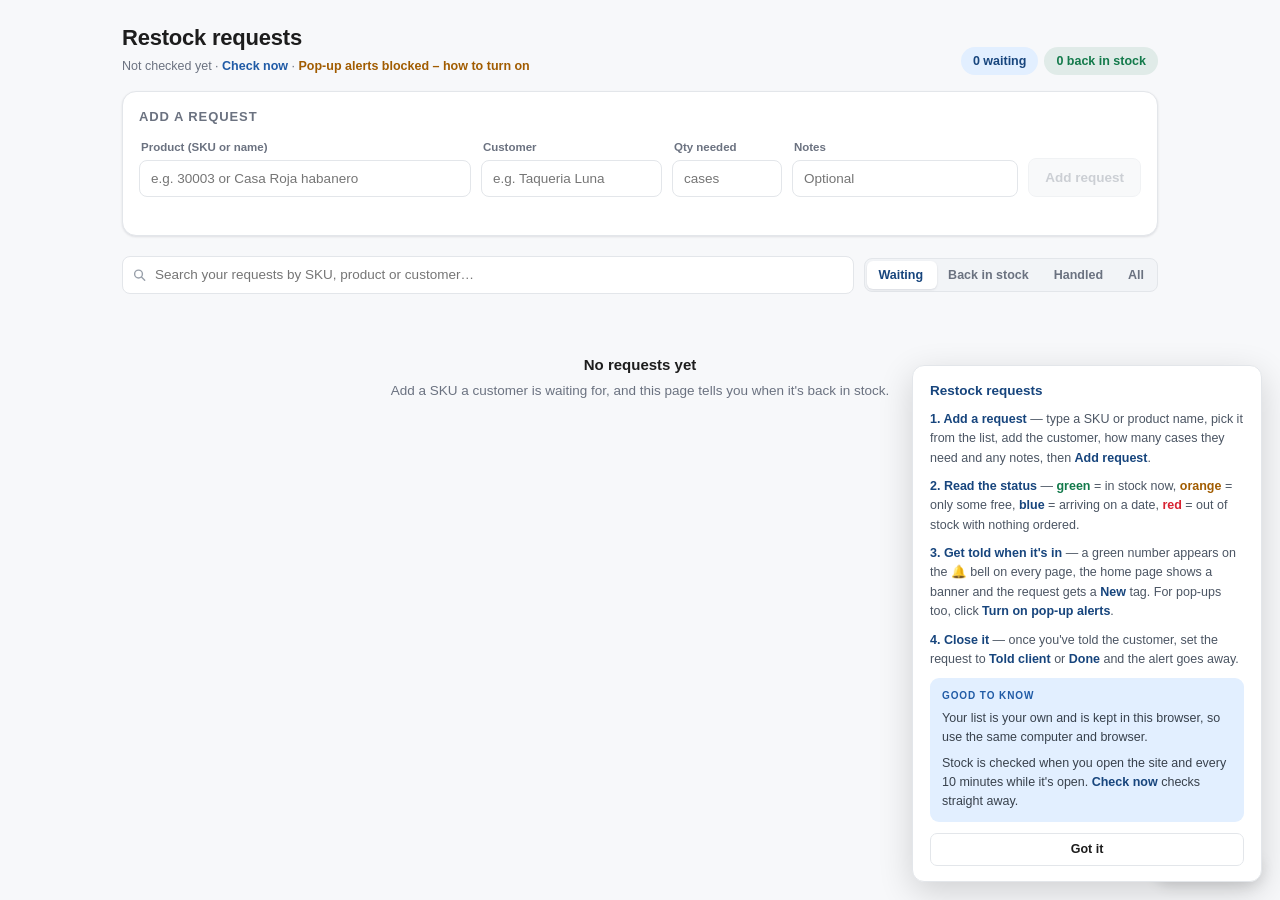
<file: restock.html>
<!DOCTYPE html>
<html lang="en">
<head>
<meta charset="utf-8">
<meta name="viewport" content="width=device-width, initial-scale=1">
<link rel="icon" type="image/svg+xml" href="assets/favicon.svg">
<title>Restock requests · Sales Tools</title>
<script src="assets/demo-api.js"></script>
<link rel="stylesheet" href="assets/sales.css">
<style>
  body { overflow-y: auto; }
  .wrap { max-width: 1080px; margin: 0 auto; padding: 22px 22px 60px; }

  /* ---- heading ---- */
  .head { display: flex; align-items: flex-end; gap: 16px; flex-wrap: wrap; margin-bottom: 16px; }
  .head h1 { margin: 0; font-size: 22px; letter-spacing: -.01em; }
  .head .meta { font-size: 12.5px; color: var(--muted); margin-top: 3px; }
  .head .pills { margin-left: auto; display: flex; gap: 6px; flex-wrap: wrap; }
  .pill.green { background: var(--good-soft); color: var(--good); }
  .linkish:disabled { color: var(--muted); cursor: default; text-decoration: none; }
  .linkish.warn { color: var(--warn); }
  .on-state { color: var(--good); font-weight: 600; }

  /* ---- alert strip ---- */
  .alert {
    display: flex; align-items: center; gap: 12px; padding: 12px 16px; margin-bottom: 16px;
    border-radius: 12px; background: var(--good-soft); color: var(--good); font-weight: 600; font-size: 13.5px;
  }
  .alert .grow { flex: 1; }
  .alert button {
    border: 1px solid currentColor; background: transparent; color: inherit; border-radius: 8px;
    padding: 5px 10px; font-size: 12.5px; font-weight: 650; cursor: pointer;
  }

  /* ---- add form ---- */
  .add {
    border: 1px solid var(--line); border-radius: 14px; background: var(--card);
    box-shadow: var(--shadow); padding: 16px; margin-bottom: 20px;
  }
  .add h2 { margin: 0 0 12px; font-size: 13px; text-transform: uppercase; letter-spacing: .07em; color: var(--muted); }
  .add-grid { display: grid; gap: 10px; grid-template-columns: minmax(240px, 2.2fr) minmax(140px, 1.2fr) 110px minmax(140px, 1.5fr) auto; align-items: end; }
  .field label { display: block; font-size: 11.5px; font-weight: 650; color: var(--muted); margin: 0 0 4px 2px; }
  .sku-field { position: relative; }
  .picked { font-size: 12px; color: var(--good); margin: 5px 0 0 2px; min-height: 17px; }
  .picked.err { color: var(--red); }
  .suggest {
    position: absolute; top: calc(100% - 18px); left: 0; right: 0; z-index: 20; background: var(--card);
    border: 1px solid var(--line); border-radius: 10px; box-shadow: var(--shadow-lg); max-height: 280px; overflow-y: auto;
  }
  .suggest button {
    display: flex; gap: 10px; width: 100%; text-align: left; border: 0; background: transparent;
    padding: 9px 12px; cursor: pointer; font-size: 13px; border-bottom: 1px solid var(--line);
  }
  .suggest button:last-child { border-bottom: 0; }
  .suggest button:hover, .suggest button.on { background: var(--blue-lt); }
  .suggest b { font-variant-numeric: tabular-nums; min-width: 54px; color: var(--navy-dk); }
  .suggest .none { padding: 10px 12px; font-size: 13px; color: var(--muted); }

  /* ---- list ---- */
  .filters { display: flex; gap: 10px; align-items: center; flex-wrap: wrap; margin-bottom: 10px; }
  .filters .search { flex: 1; min-width: 200px; }
  .add .btn { padding: 9px 16px; font-size: 13.5px; justify-content: center; }
  .seg .n { font-variant-numeric: tabular-nums; opacity: .75; margin-left: 3px; }

  .row {
    display: grid; align-items: center; gap: 14px;
    grid-template-columns: 56px minmax(200px, 1fr) 90px 230px 132px 28px;
    border: 1px solid var(--line); border-radius: 10px; background: var(--card);
    padding: 8px 12px 8px 8px; margin-bottom: 8px;
  }
  .row.hot { border-color: rgba(19,122,75,.45); box-shadow: inset 3px 0 0 var(--good); }
  .row.done { opacity: .6; }
  .who .t { font-weight: 600; font-size: 13px; line-height: 1.3; }
  .who .s { font-size: 11.5px; color: var(--muted); margin-top: 3px; }
  .who .s b { color: var(--ink); font-weight: 600; }
  .who .note { font-size: 11.5px; color: var(--muted); margin-top: 2px; font-style: italic; }
  .qty { text-align: right; font-variant-numeric: tabular-nums; font-weight: 650; }
  .qty .u { display: block; font-size: 10.5px; color: var(--muted); font-weight: 500; }
  .avail {
    display: inline-block; padding: 5px 9px; border-radius: 7px; font-size: 12px; font-weight: 650; line-height: 1.3;
  }
  .avail.in { background: var(--good-soft); color: var(--good); }
  .avail.partial { background: var(--warn-soft); color: var(--warn); }
  .avail.coming { background: var(--blue-lt); color: var(--navy-dk); }
  .avail.none { background: var(--bad-soft); color: var(--red); }
  .avail.unknown { background: var(--soft); color: var(--muted); }
  .new-tag {
    display: inline-block; margin-left: 6px; font-size: 10px; font-weight: 750; letter-spacing: .05em;
    text-transform: uppercase; color: #fff; background: var(--good); border-radius: 4px; padding: 1px 5px;
    vertical-align: 1px;
  }
  .status { padding: 6px 8px; border: 1px solid var(--line); border-radius: 7px; background: var(--card); font-size: 12.5px; }
  .del {
    width: 28px; height: 28px; border: 0; border-radius: 7px; background: transparent; color: var(--muted);
    font-size: 18px; line-height: 1; cursor: pointer;
  }
  .del:hover { background: var(--soft); color: var(--red); }
  .row .thumb { width: 56px; height: 56px; }
  .empty { text-align: center; color: var(--muted); padding: 50px 20px; font-size: 13.5px; }
  .empty h3 { color: var(--ink); margin: 0 0 6px; font-size: 15px; }
  .err-line { color: var(--red); font-size: 13px; margin: 0 0 12px; }

  @media (max-width: 900px) {
    .add-grid { grid-template-columns: 1fr 1fr; }
    .add-grid .field.sku-field, .add-grid .field.notes { grid-column: 1 / -1; }
    .row { grid-template-columns: 52px minmax(0, 1fr) 120px; }
    .row .qty { display: none; }
    .row .avail-cell { grid-column: 2 / 3; }
    .row .status-cell { grid-column: 3 / 4; grid-row: 1; }
    .row .del { grid-column: 3 / 4; justify-self: end; }
    .row .thumb { width: 52px; height: 52px; }
  }
  @media (max-width: 560px) {
    .wrap { padding: 16px 16px 48px; }
    .add-grid { grid-template-columns: 1fr; }
  }
</style>
</head>
<body>
<div class="wrap">
  <div class="head">
    <div>
      <h1>Restock requests</h1>
      <div class="meta"><span id="checked">Not checked yet</span> · <button type="button" class="linkish" id="check-now">Check now</button>
<span id="alerts-wrap" hidden> · <span id="alerts-state"></span></span></div>
    </div>
    <div class="pills">
      <span class="pill" id="pill-waiting">0 waiting</span>
      <span class="pill green" id="pill-in">0 back in stock</span>
    </div>
  </div>

  <div class="alert" id="alert" hidden>
    <span class="grow" id="alert-text"></span>
    <button type="button" id="alert-show">Show them</button>
  </div>

  <form class="add" id="add-form" autocomplete="off">
    <h2>Add a request</h2>
    <div class="add-grid">
      <div class="field sku-field">
        <label for="f-sku">Product (SKU or name)</label>
        <input class="txt" id="f-sku" placeholder="e.g. 30003 or Casa Roja habanero" required>
        <div class="picked" id="picked"></div>
        <div class="suggest" id="suggest" hidden></div>
      </div>
      <div class="field">
        <label for="f-customer">Customer</label>
        <input class="txt" id="f-customer" placeholder="e.g. Taqueria Luna">
        <div class="picked"></div>
      </div>
      <div class="field">
        <label for="f-qty">Qty needed</label>
        <input class="txt" id="f-qty" type="number" min="0" step="any" placeholder="cases">
        <div class="picked"></div>
      </div>
      <div class="field notes">
        <label for="f-notes">Notes</label>
        <input class="txt" id="f-notes" placeholder="Optional">
        <div class="picked"></div>
      </div>
      <div class="field">
        <button class="btn primary" id="f-add" type="submit" disabled>Add request</button>
        <div class="picked"></div>
      </div>
    </div>
  </form>

  <div class="err-line" id="err" hidden></div>

  <div class="filters">
    <div class="search"><input class="txt" id="q" placeholder="Search your requests by SKU, product or customer…"></div>
    <div class="seg" id="seg">
      <button type="button" data-f="open" class="on">Waiting<span class="n" id="n-open"></span></button>
      <button type="button" data-f="in">Back in stock<span class="n" id="n-in"></span></button>
      <button type="button" data-f="done">Handled<span class="n" id="n-done"></span></button>
      <button type="button" data-f="all">All</button>
    </div>
  </div>

  <div id="list"></div>
</div>

<script src="assets/sales.js"></script>
<script src="assets/restock-core.js"></script>
<script>
  var R = window.SalesRestock;
  var listEl = document.getElementById("list");
  var errEl = document.getElementById("err");
  var filter = "open";
  var picked = null;           // {sku, name} chosen from the search
  var REFRESH_MS = 10 * 60 * 1000;

  function esc(s) {
    return String(s == null ? "" : s).replace(/&/g, "&amp;").replace(/</g, "&lt;").replace(/>/g, "&gt;").replace(/"/g, "&quot;");
  }

  function fmtNum(n) { return n.toLocaleString(undefined, { maximumFractionDigits: 1 }); }

  function fmtDate(iso) {
    return new Date(iso).toLocaleDateString(undefined, { day: "numeric", month: "short" });
  }

  function showError(msg) {
    errEl.textContent = msg || "";
    errEl.hidden = !msg;
  }

  // ---- photos: from the API on a Mac, from the published catalogue online ----
  var catalogImages = null;
  function loadCatalogImages() {
    if (catalogImages) return Promise.resolve(catalogImages);
    catalogImages = {};
    return fetch("data/catalog.json").then(function (r) { return r.json(); }).then(function (cat) {
      var pub = cat.photos_published || {};
      (cat.products || []).forEach(function (p) {
        if (!p.sku) return;
        var list = [];
        if (pub[p.sku]) list.push("photos/" + encodeURIComponent(p.sku) + ".jpg");
        if (p.image) list.push(p.image);
        if (list.length) catalogImages[p.sku] = list;
      });
      return catalogImages;
    }).catch(function () { return catalogImages; });
  }

  function thumb(r) {
    var box = document.createElement("div");
    box.className = "thumb";
    var list = ((r.stock && r.stock.images) || (catalogImages && catalogImages[r.sku]) || []).slice();
    if (!list.length) { box.classList.add("none"); return box; }
    var img = document.createElement("img");
    img.loading = "lazy";
    img.alt = "";
    img.onerror = function () {
      if (list.length) img.src = list.shift();
      else { img.remove(); box.classList.add("none"); }
    };
    img.src = list.shift();
    box.appendChild(img);
    return box;
  }

  // ---- the list ----
  function counts(all) {
    var open = all.filter(R.isOpen);
    return { open: open.length, in: R.alerts(all).length, done: all.length - open.length };
  }

  function render() {
    var all = R.load();
    var c = counts(all);
    document.getElementById("pill-waiting").textContent = c.open + " waiting";
    document.getElementById("pill-in").textContent = c.in + " back in stock";
    document.getElementById("n-open").textContent = c.open ? c.open : "";
    document.getElementById("n-in").textContent = c.in ? c.in : "";
    document.getElementById("n-done").textContent = c.done ? c.done : "";
    var alertBox = document.getElementById("alert");
    alertBox.hidden = !c.in || filter === "in";
    document.getElementById("alert-text").textContent = c.in === 1
      ? "1 request is back in stock. Let the customer know, then mark it as told."
      : c.in + " requests are back in stock. Let the customers know, then mark them as told.";
    var checked = R.lastChecked();
    document.getElementById("checked").textContent = checked
      ? "Stock checked " + new Date(checked).toLocaleTimeString(undefined, { hour: "2-digit", minute: "2-digit" })
      : "Not checked yet";

    var q = document.getElementById("q").value.trim().toLowerCase();
    var shown = all.filter(function (r) {
      var avail = R.availability(r).kind;
      if (filter === "open" && !R.isOpen(r)) return false;
      if (filter === "in" && !(R.isOpen(r) && (avail === "in" || avail === "partial"))) return false;
      if (filter === "done" && R.isOpen(r)) return false;
      if (!q) return true;
      return [r.sku, r.name, r.customer, r.notes].some(function (v) { return (v || "").toLowerCase().indexOf(q) !== -1; });
    });
    // Back-in-stock first, then the most recent.
    var rank = { in: 0, partial: 1, coming: 2, none: 3, unknown: 4 };
    shown.sort(function (a, b) {
      var ra = R.isOpen(a) ? rank[R.availability(a).kind] : 9;
      var rb = R.isOpen(b) ? rank[R.availability(b).kind] : 9;
      return ra - rb || (b.created || "").localeCompare(a.created || "");
    });

    listEl.innerHTML = "";
    if (!shown.length) {
      listEl.innerHTML = all.length
        ? '<div class="empty">Nothing here.</div>'
        : '<div class="empty"><h3>No requests yet</h3>Add a SKU a customer is waiting for, and this page tells you when it\'s back in stock.</div>';
      return;
    }
    var frag = document.createDocumentFragment();
    shown.forEach(function (r) { frag.appendChild(rowEl(r)); });
    listEl.appendChild(frag);
  }

  function rowEl(r) {
    var a = R.availability(r);
    var hot = R.isOpen(r) && (a.kind === "in" || a.kind === "partial");
    var row = document.createElement("div");
    row.className = "row" + (hot ? " hot" : "") + (R.isOpen(r) ? "" : " done");
    row.appendChild(thumb(r));
    var unit = r.stock ? R.packLabel(r.stock) : "";
    row.insertAdjacentHTML("beforeend",
      '<div class="who"><div class="t" title="' + esc(r.name || "") + '">' + esc(r.name ? SalesUI.pretty(r.name) : r.sku) + '</div>' +
        '<div class="s">SKU <b>' + esc(r.sku) + '</b>' + (r.customer ? ' · for <b>' + esc(r.customer) + '</b>' : '') +
        ' · added ' + esc(fmtDate(r.created)) + '</div>' +
        (r.notes ? '<div class="note">' + esc(r.notes) + '</div>' : '') + '</div>' +
      '<div class="qty">' + (r.qty ? esc(fmtNum(r.qty)) + '<span class="u">' + esc(unit || "needed") + '</span>' : '<span class="u">no qty</span>') + '</div>' +
      '<div class="avail-cell"><span class="avail ' + a.kind + '">' + esc(a.text) + '</span>' +
        (hot && r.availableSince ? '<span class="new-tag">New</span>' : '') + '</div>' +
      '<div class="status-cell"><select class="status" aria-label="Status">' +
        '<option value="waiting">Waiting</option><option value="told">Told client</option><option value="done">Done</option>' +
      '</select></div>' +
      '<button type="button" class="del" title="Remove this request" aria-label="Remove">&times;</button>');
    var sel = row.querySelector(".status");
    sel.value = r.status;
    sel.addEventListener("change", function () {
      R.update(r.id, { status: sel.value });
      render();
      if (sel.value === "waiting") checkNow();
    });
    row.querySelector(".del").addEventListener("click", function () {
      if (confirm("Remove the request for " + (r.name || r.sku) + "?")) { R.remove(r.id); render(); }
    });
    return row;
  }

  // ---- checking stock ----
  var checking = false;
  function checkNow() {
    if (checking) return;
    var btn = document.getElementById("check-now");
    checking = true;
    btn.disabled = true;
    btn.textContent = "Checking…";
    showError("");
    R.refresh().then(function (res) {
      R.popUp(res.arrived);
      render();
    }).catch(function (e) {
      showError("Couldn't check stock: " + e.message);
    }).then(function () {
      checking = false;
      btn.disabled = false;
      btn.textContent = "Check now";
    });
  }

  // ---- product search for the form ----
  var skuInput = document.getElementById("f-sku");
  var suggest = document.getElementById("suggest");
  var pickedEl = document.getElementById("picked");
  var addBtn = document.getElementById("f-add");
  var debounce = null;
  var lastQuery = "";

  function setPicked(p) {
    picked = p;
    addBtn.disabled = !p;
    pickedEl.classList.remove("err");
    pickedEl.textContent = p ? "✓ " + p.name : "";
  }

  skuInput.addEventListener("input", function () {
    setPicked(null);
    clearTimeout(debounce);
    var q = skuInput.value.trim();
    if (q.length < 2) { suggest.hidden = true; return; }
    debounce = setTimeout(function () {
      lastQuery = q;
      fetch("/api/products?q=" + encodeURIComponent(q)).then(function (r) { return r.json(); }).then(function (d) {
        if (q !== lastQuery) return;
        if (d.error) throw new Error(d.error);
        var results = d.results || [];
        suggest.innerHTML = "";
        if (!results.length) {
          suggest.innerHTML = '<div class="none">No product with that SKU or name.</div>';
        }
        results.forEach(function (p) {
          var b = document.createElement("button");
          b.type = "button";
          b.innerHTML = "<b>" + esc(p.sku) + "</b><span>" + esc(SalesUI.pretty(p.name)) + "</span>";
          b.addEventListener("click", function () {
            skuInput.value = p.sku;
            setPicked(p);
            suggest.hidden = true;
            document.getElementById("f-customer").focus();
          });
          suggest.appendChild(b);
        });
        suggest.hidden = false;
        // An exact SKU typed in full is picked straight away.
        var exact = results.filter(function (p) { return p.sku.toLowerCase() === q.toLowerCase(); })[0];
        if (exact) setPicked(exact);
      }).catch(function (e) {
        pickedEl.classList.add("err");
        pickedEl.textContent = "Couldn't search Odoo: " + e.message;
      });
    }, 250);
  });

  document.addEventListener("click", function (e) {
    if (!suggest.contains(e.target) && e.target !== skuInput) suggest.hidden = true;
  });
  skuInput.addEventListener("keydown", function (e) {
    if (e.key === "Escape") suggest.hidden = true;
  });

  document.getElementById("add-form").addEventListener("submit", function (e) {
    e.preventDefault();
    if (!picked) return;
    R.add({
      sku: picked.sku,
      name: picked.name,
      customer: document.getElementById("f-customer").value,
      qty: document.getElementById("f-qty").value,
      notes: document.getElementById("f-notes").value
    });
    this.reset();
    setPicked(null);
    suggest.hidden = true;
    filter = "open";
    syncSeg();
    render();
    checkNow();
    skuInput.focus();
  });

  // ---- filters ----
  function syncSeg() {
    document.querySelectorAll("#seg button").forEach(function (b) { b.classList.toggle("on", b.dataset.f === filter); });
  }
  document.querySelectorAll("#seg button").forEach(function (b) {
    b.addEventListener("click", function () { filter = b.dataset.f; syncSeg(); render(); });
  });
  document.getElementById("q").addEventListener("input", render);
  document.getElementById("alert-show").addEventListener("click", function () { filter = "in"; syncSeg(); render(); });
  document.getElementById("check-now").addEventListener("click", checkNow);

  // ---- browser pop-ups: always say whether they're on, and how to change it ----
  var BLOCKED_HELP = "Pop-up alerts are blocked in this browser. To allow them: click the icon at the " +
    "left of the address bar (or the site settings in your browser), set Notifications to Allow, then " +
    "reload this page. On a Mac, also check System Settings → Notifications → your browser → Allow notifications.";

  function syncAlertsState() {
    var wrap = document.getElementById("alerts-wrap");
    var box = document.getElementById("alerts-state");
    if (!("Notification" in window)) { wrap.hidden = true; return; }
    wrap.hidden = false;
    box.innerHTML = "";
    var perm = Notification.permission;
    if (perm === "granted") {
      box.innerHTML = '<span class="on-state">Pop-up alerts on ✓</span>';
    } else if (perm === "denied") {
      box.innerHTML = '<button type="button" class="linkish warn" id="alerts-help">Pop-up alerts blocked – how to turn on</button>';
      document.getElementById("alerts-help").addEventListener("click", function () { alert(BLOCKED_HELP); });
    } else {
      box.innerHTML = '<button type="button" class="linkish" id="alerts-ask">Turn on pop-up alerts</button>';
      document.getElementById("alerts-ask").addEventListener("click", function () {
        Notification.requestPermission().then(syncAlertsState);
      });
    }
  }
  syncAlertsState();
  // Coming back after changing the browser setting updates the line.
  document.addEventListener("visibilitychange", function () { if (!document.hidden) syncAlertsState(); });

  // Another tab (or the landing page) may update the list.
  window.addEventListener("storage", function (e) {
    if (e.key && e.key.indexOf("st-restock-requests") === 0) render();
  });

  R.init().then(function () {
    render();
    return loadCatalogImages();
  }).then(function () {
    render();
    checkNow();
    setInterval(checkNow, REFRESH_MS);
  });
</script>
<script src="assets/how-it-works.js"></script>
<script>
  SalesHelp.setup({
    key: "restock",
    title: "Restock requests",
    steps: [
      ["Add a request", "type a SKU or product name, pick it from the list, add the customer, how many cases they need and any notes, then <b>Add request</b>."],
      ["Read the status", "<b style=\"color:#137a4b\">green</b> = in stock now, <b style=\"color:#a15c00\">orange</b> = only some free, <b>blue</b> = arriving on a date, <b style=\"color:#d82332\">red</b> = out of stock with nothing ordered."],
      ["Get told when it's in", "a green number appears on the 🔔 bell on every page, the home page shows a banner and the request gets a <b>New</b> tag. For pop-ups too, click <b>Turn on pop-up alerts</b>."],
      ["Close it", "once you've told the customer, set the request to <b>Told client</b> or <b>Done</b> and the alert goes away."]
    ],
    tips: [
      "Your list is your own and is kept in this browser, so use the same computer and browser.",
      "Stock is checked when you open the site and every 10 minutes while it's open. <b>Check now</b> checks straight away."
    ]
  });
</script>
</body>
</html>
</file>
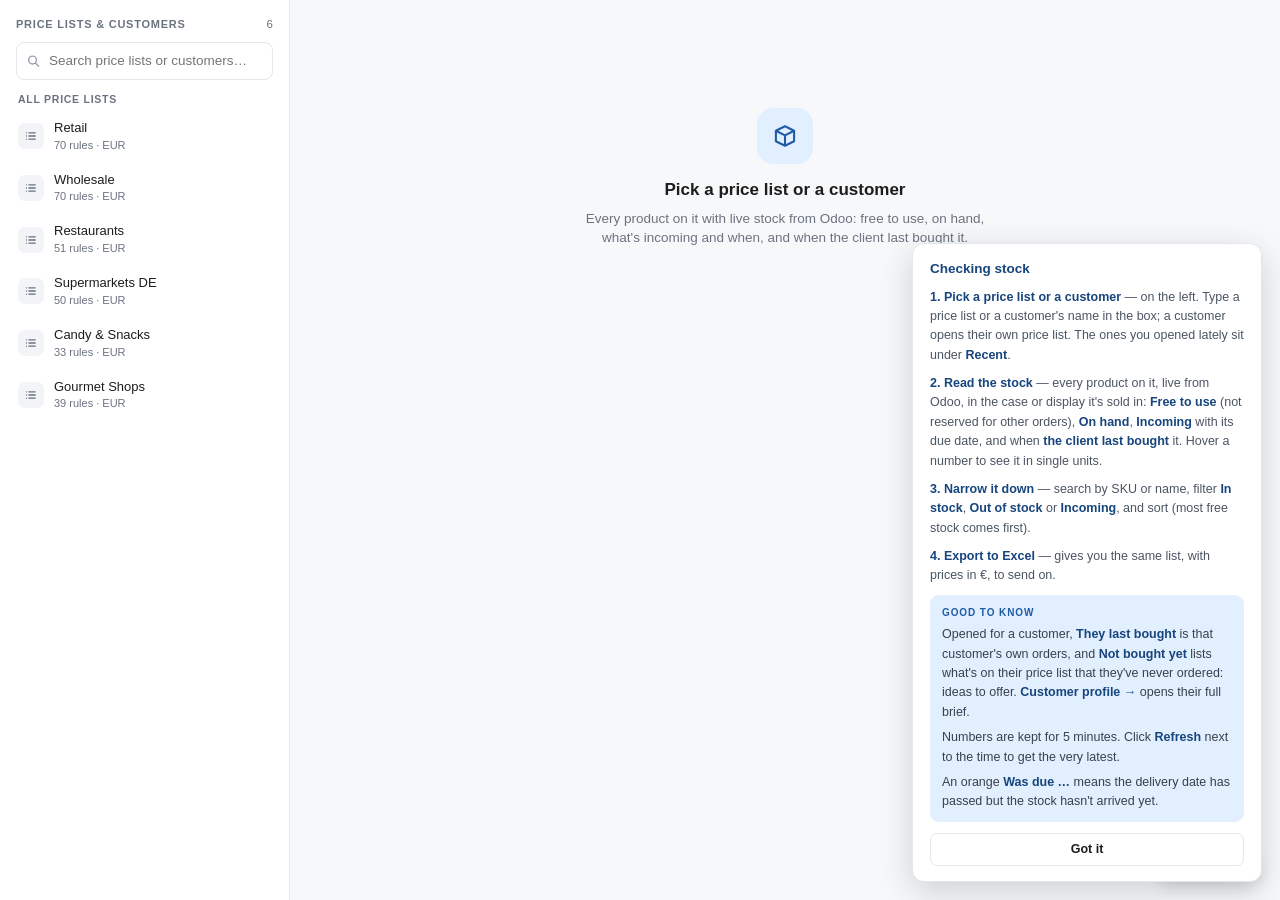
<file: stock-check.html>
<!doctype html>
<html lang="en">
<head>
<meta charset="utf-8">
<meta name="viewport" content="width=device-width, initial-scale=1">
<link rel="icon" type="image/svg+xml" href="assets/favicon.svg">
<title>Stock check · Sales Tools</title>
<script src="assets/demo-api.js"></script>
<link rel="stylesheet" href="assets/sales.css">
<style>
  /* One row per product: photo, name, free to use, on hand, incoming, last bought. */
  .list { padding: 14px 24px 0; }
  .grid { display: grid; align-items: center; gap: 14px; grid-template-columns: 60px minmax(220px, 1fr) 118px 104px 180px 112px; }
  .cols { padding: 0 14px 7px; font-size: 10.5px; text-transform: uppercase; letter-spacing: .07em; color: var(--muted); font-weight: 700; }
  .r { text-align: right; }
  .row {
    background: var(--card); border: 1px solid var(--line); border-radius: var(--radius);
    padding: 8px 14px 8px 8px; margin-bottom: 7px; transition: border-color .12s, box-shadow .12s;
  }
  .row:hover { border-color: var(--line-strong); box-shadow: 0 3px 10px rgba(0,0,0,.06); }
  .row .thumb { width: 60px; height: 60px; }
  .name { min-width: 0; }
  .name .t { font-size: 13.5px; font-weight: 600; line-height: 1.3; display: -webkit-box; -webkit-line-clamp: 2; -webkit-box-orient: vertical; overflow: hidden; }
  .name .s { font-size: 11.5px; color: var(--muted); margin-top: 3px; font-variant-numeric: tabular-nums; }
  .name .s b { color: var(--ink); font-weight: 600; }
  .qty { font-size: 13px; font-variant-numeric: tabular-nums; }
  .qty .badge { font-size: 13px; padding: 3px 9px; }
  .u { display: block; font-size: 10.5px; color: var(--muted); margin-top: 3px; white-space: nowrap; overflow: hidden; text-overflow: ellipsis; }
  .eta .q { font-size: 13px; font-weight: 600; font-variant-numeric: tabular-nums; }
  .eta .q .u { display: inline; font-weight: 500; }
  .eta .d { font-size: 11.5px; color: var(--navy); font-weight: 600; margin-top: 2px; }
  .eta .d.late { color: var(--warn); }
  .eta .d .ref { color: var(--muted); font-weight: 500; }
  .none { color: var(--faint); }
  .last { font-size: 12px; color: var(--muted); text-align: right; }
  .last small { display: block; font-size: 10.5px; margin-top: 2px; white-space: nowrap; overflow: hidden; text-overflow: ellipsis; }
  .more { padding: 10px 0 24px; text-align: center; color: var(--muted); font-size: 12.5px; min-height: 1px; }
  .page-head .pills { display: flex; gap: 6px; flex-wrap: wrap; margin-top: 12px; }

  @media (max-width: 1050px) {
    .grid { grid-template-columns: 52px minmax(0, 1fr) 100px 160px; }
    .row .thumb { width: 52px; height: 52px; }
    .hide-md { display: none; }
  }
  @media (max-width: 760px) {
    .list { padding-left: 16px; padding-right: 16px; }
    .grid { grid-template-columns: 48px minmax(0, 1fr) 96px; gap: 10px; }
    .row .thumb { width: 48px; height: 48px; }
    .hide-sm { display: none; }
  }
</style>
</head>
<body>
<div class="tool">
  <aside class="side">
    <div class="side-head"><h3>Price lists &amp; customers</h3><span class="n" id="pl-count"></span></div>
    <div class="search"><input type="text" class="txt" id="find" placeholder="Search price lists or customers…" autocomplete="off"></div>
    <div class="side-list" id="side-list"><div class="side-note">Loading price lists…</div></div>
  </aside>

  <main class="main" id="main">
    <div class="empty-state" id="intro">
      <div class="ic"><svg width="26" height="26" viewBox="0 0 20 20" fill="none" stroke="currentColor" stroke-width="1.6" stroke-linejoin="round"><path d="M10 2.5 17 6v8l-7 3.5L3 14V6z"/><path d="M3 6l7 3.5L17 6M10 9.5v8"/></svg></div>
      <h2>Pick a price list or a customer</h2>
      <p>Every product on it with live stock from Odoo: free to use, on hand, what's incoming and when, and when the client last bought it.</p>
    </div>
    <div id="out"></div>
  </main>
</div>

<script src="assets/sales.js"></script>
<script>
(function () {
  const UI = window.SalesUI;
  const esc = UI.esc;
  const $ = id => document.getElementById(id);
  const find = $("find"), sideList = $("side-list"), out = $("out");

  // ---- formatting ----
  const fmt = n => typeof n === "number" ? n.toLocaleString(undefined, { maximumFractionDigits: 2 }) : n;
  const fmtMoney = n => typeof n === "number" ? n.toLocaleString(undefined, { minimumFractionDigits: 2, maximumFractionDigits: 2 }) + " €" : n;
  const parseDay = iso => { const [y, m, d] = iso.split("-").map(Number); return new Date(y, m - 1, d); };
  const fmtDay = iso => parseDay(iso).toLocaleDateString(undefined, { day: "numeric", month: "short", year: "numeric" });
  function daysFromToday(iso) {
    const t = new Date(); t.setHours(0, 0, 0, 0);
    return Math.round((parseDay(iso) - t) / 86400000);
  }
  function etaLabel(iso) {
    const n = daysFromToday(iso);
    if (n < 0) return { text: "Was due " + fmtDay(iso), late: true };
    if (n === 0) return { text: "Due today", late: false };
    if (n === 1) return { text: "Due tomorrow", late: false };
    return { text: "Due " + fmtDay(iso) + (n <= 30 ? " · in " + n + " days" : ""), late: false };
  }
  // Stock is counted in base units; show it in the case/display the product
  // is sold in (r.pack), falling back to base units when Odoo has no pack.
  const inPacks = (r, q) => r.pack ? q / r.pack.per : q;
  const fmtPacks = n => n.toLocaleString(undefined, { maximumFractionDigits: 1 });
  // Odoo names a case unit "CS/12" (a case of 12): read the 12 from it.
  const caseOf = uom => { const m = /^CS\s*\/\s*(\d+)/i.exec(uom || ""); return m ? +m[1] : null; };
  function unitName(label, n) {
    const per = caseOf(label);
    if (per) return n === 1 ? "case of " + per : "cases of " + per;
    const l = String(label || "units").toLowerCase();
    return n === 1 ? l.replace(/s$/, "") : l;
  }
  const packLabel = r => r.pack ? r.pack.label : unitName(r.base_uom, 2);
  // The hover note: the same quantity in single units, when we can tell.
  function qtyTip(r, q) {
    const shown = inPacks(r, q);
    let units = null, per = null;
    if (r.pack) { units = q; per = r.pack.per; }
    else if (caseOf(r.base_uom)) { per = caseOf(r.base_uom); units = q * per; }
    const head = fmtPacks(shown) + " " + (r.pack ? r.pack.label : unitName(r.base_uom, shown));
    if (units == null) return head + "\nOdoo doesn't say how many units are in one.";
    return head + " × " + fmt(per) + " = " + fmt(units) + " units";
  }
  function fetchedLabel(data) {
    if (!data.fetched_at) return fmtDay(data.generated_at);
    const at = new Date(data.fetched_at);
    const mins = Math.round((Date.now() - at) / 60000);
    return mins >= 1 ? "updated " + mins + " min ago" : "updated " + at.toLocaleTimeString(undefined, { hour: "2-digit", minute: "2-digit" });
  }

  // ---- the list on the left: price lists, customers, recent ----
  const RECENT_KEY = "st-stock-recent";
  const RECENT_CLIENTS_KEY = "st-stock-recent-customers";   // shared with Customer profile
  const PL_CACHE_KEY = "st-stock-pricelists";
  const RECENT_MAX = 5;
  const read = k => { try { return JSON.parse(localStorage.getItem(k)) || []; } catch (e) { return []; } };
  const write = (k, v) => { try { localStorage.setItem(k, JSON.stringify(v)); } catch (e) {} };
  const rememberList = id => write(RECENT_KEY, [id].concat(read(RECENT_KEY).filter(x => x !== id)).slice(0, RECENT_MAX));
  const rememberClient = c => write(RECENT_CLIENTS_KEY, [c].concat(read(RECENT_CLIENTS_KEY).filter(x => x.id !== c.id)).slice(0, RECENT_MAX));

  let pricelists = [];
  let current = { pricelist: null, client: null };
  let busy = false;
  let hits = [], hitQuery = "", timer = null;

  const ICON_LIST = '<svg width="14" height="14" viewBox="0 0 20 20" fill="none" stroke="currentColor" stroke-width="1.8" stroke-linecap="round"><path d="M7 5.5h9M7 10h9M7 14.5h9M3.5 5.5h.01M3.5 10h.01M3.5 14.5h.01"/></svg>';
  const ICON_PERSON = '<svg width="14" height="14" viewBox="0 0 20 20" fill="none" stroke="currentColor" stroke-width="1.8" stroke-linecap="round"><path d="M10 9.5a3.2 3.2 0 1 0 0-6.4 3.2 3.2 0 0 0 0 6.4z"/><path d="M3.5 17.5c.6-3.3 3.3-5.3 6.5-5.3s5.9 2 6.5 5.3"/></svg>';

  function group(text) {
    const g = document.createElement("div");
    g.className = "group";
    g.textContent = text;
    return g;
  }
  function row(icon, name, sub, on, dim, onClick, title) {
    const b = document.createElement("button");
    b.type = "button";
    b.className = "item-row" + (on ? " on" : "") + (dim ? " dim" : "");
    if (title) b.title = title;
    b.innerHTML = '<span class="kind">' + icon + '</span><span class="grow"><span class="nm">' + esc(name) + "</span><small>" + esc(sub) + "</small></span>";
    b.addEventListener("click", onClick);
    return b;
  }
  function pricelistRow(p) {
    return row(ICON_LIST, p.name, p.tag, current.pricelist === p.id && !current.client, false, () => open(p.id, null));
  }
  function customerRow(c) {
    const sub = [c.place, c.pricelist ? c.pricelist.name : "No price list"].filter(Boolean).join(" · ");
    return row(ICON_PERSON, c.name, sub, current.client === c.id, !c.pricelist, () => {
      if (!c.pricelist) {
        showNotice(c.name + " has no price list set in Odoo, so there's nothing to check. Pick their price list instead.", true);
        return;
      }
      rememberClient(c);
      open(c.pricelist.id, c.id);
    }, c.pricelist ? "Their price list, with what they last bought" : "No price list in Odoo");
  }

  function renderSide() {
    const q = find.value.trim().toLowerCase();
    sideList.innerHTML = "";
    if (q) {
      const clients = customerHitsFor(q);
      if (clients.length) {
        sideList.appendChild(group("Customers"));
        clients.forEach(c => sideList.appendChild(customerRow(c)));
      }
      const shown = pricelists.filter(p => p.name.toLowerCase().includes(q));
      if (shown.length) {
        sideList.appendChild(group("Price lists"));
        shown.forEach(p => sideList.appendChild(pricelistRow(p)));
      }
      if (!clients.length && !shown.length) {
        sideList.insertAdjacentHTML("beforeend", '<div class="side-note">' +
          (q.length >= 2 && hitQuery.toLowerCase() !== q ? "Searching customers…" : "Nothing matches “" + esc(find.value.trim()) + "”.") + "</div>");
      }
      return;
    }
    const byId = new Map(pricelists.map(p => [p.id, p]));
    const recentLists = read(RECENT_KEY).map(id => byId.get(id)).filter(Boolean);
    const recentClients = read(RECENT_CLIENTS_KEY);
    if (recentLists.length || recentClients.length) {
      sideList.appendChild(group("Recent"));
      recentClients.forEach(c => sideList.appendChild(customerRow(c)));
      recentLists.forEach(p => sideList.appendChild(pricelistRow(p)));
    }
    if (pricelists.length) {
      sideList.appendChild(group("All price lists"));
      pricelists.forEach(p => sideList.appendChild(pricelistRow(p)));
    }
  }
  function customerHitsFor(q) { return hitQuery.toLowerCase() === q ? hits : []; }

  find.addEventListener("input", () => {
    const q = find.value.trim();
    clearTimeout(timer);
    renderSide();
    if (q.length < 2) return;
    timer = setTimeout(async () => {
      try {
        const d = await (await fetch("/api/customers?q=" + encodeURIComponent(q))).json();
        if (d.error || find.value.trim() !== q) return;
        hits = d.results || [];
        hitQuery = q;
        renderSide();
      } catch (e) { /* price lists still work without it */ }
    }, 250);
  });

  // Last time's list shows at once; Odoo's fresh one replaces it.
  (async function loadPricelists() {
    const cached = read(PL_CACHE_KEY);
    if (cached.length) { pricelists = cached; $("pl-count").textContent = fmt(pricelists.length); renderSide(); }
    try {
      const d = await (await fetch("/api/pricelists")).json();
      if (d.error) throw new Error(d.error);
      pricelists = d.results || [];
      write(PL_CACHE_KEY, pricelists);
      $("pl-count").textContent = fmt(pricelists.length);
      if (!busy) renderSide();
    } catch (e) {
      if (pricelists.length) return;
      sideList.innerHTML = '<div class="side-note err">Couldn\'t load the price lists from Odoo: ' + esc(e.message) + "</div>";
    }
  })();

  // ---- one stock check ----
  let currentData = null;

  function showNotice(msg, isError) {
    const n = document.createElement("div");
    n.className = "notice" + (isError ? " err" : "");
    n.textContent = msg;
    const old = out.querySelector(":scope > .notice");
    if (old) old.remove();
    out.prepend(n);
    $("intro").hidden = true;
  }

  async function open(pricelistId, clientId, fresh) {
    if (busy) return;
    busy = true;
    current = { pricelist: pricelistId, client: clientId };
    if (!clientId) rememberList(pricelistId);
    try { history.replaceState(null, "", "#pl=" + pricelistId + (clientId ? "&client=" + clientId : "")); } catch (e) {}
    renderSide();
    sideList.classList.add("busy");
    $("intro").hidden = true;
    UI.loading(out, "Getting live stock from Odoo… big price lists take up to 20 seconds.");
    try {
      let data;
      try {
        const res = await fetch("/api/report/pricelist-stock?id=" + pricelistId + (clientId ? "&client=" + clientId : "") + (fresh ? "&fresh=1" : ""));
        data = await res.json();
      } catch (netErr) {
        out.innerHTML = "";
        showNotice("Couldn't reach the server. If you're on your Mac, is the app still running in Terminal?", true);
        return;
      }
      if (data.error) { out.innerHTML = ""; showNotice(data.error, true); return; }
      currentData = data;
      out.innerHTML = "";
      if (!data.products.length) {
        showNotice("No specific products found on “" + data.pricelist.name + "”" +
          (data.other_rules ? " (its " + data.other_rules + " rule(s) apply to whole categories, so there's nothing to list)" : "") + ".", true);
        return;
      }
      out.appendChild(view(data));
    } finally {
      busy = false;
      sideList.classList.remove("busy");
      renderSide();
    }
  }

  // The file is built from the stock check already on screen, so Odoo isn't asked twice.
  async function exportExcel(btn) {
    const label = btn.textContent;
    btn.disabled = true;
    btn.textContent = "Exporting…";
    try {
      const res = await fetch("/api/export/pricelist-stock?id=" + currentData.pricelist.id, {
        method: "POST", headers: { "Content-Type": "application/json" }, body: JSON.stringify(currentData),
      });
      if (!res.ok) {
        let msg = "Couldn't create the Excel file.";
        try { msg = (await res.json()).error || msg; } catch (e) {}
        showNotice(msg, true);
        return;
      }
      const blob = await res.blob();
      const m = /filename\*?=(?:UTF-8'')?"?([^";]+)"?/i.exec(res.headers.get("Content-Disposition") || "");
      const a = document.createElement("a");
      a.href = URL.createObjectURL(blob);
      a.download = m ? decodeURIComponent(m[1]) : "stock_check.xlsx";
      document.body.appendChild(a);
      a.click();
      a.remove();
      setTimeout(() => URL.revokeObjectURL(a.href), 10000);
    } catch (e) {
      showNotice("Couldn't create the Excel file. Is the app still running?", true);
    } finally {
      btn.disabled = false;
      btn.textContent = label;
    }
  }

  function view(data) {
    const rows = data.products;
    const wrap = document.createElement("div");
    const clients = data.clients || [];
    const client = data.client;   // opened for one customer
    const multiClient = !client && clients.length > 1;
    const arriving = rows.filter(r => r.next_eta).length;
    const neverBought = client ? rows.filter(r => !r.last_sold).length : 0;

    const meta = [];
    if (client) meta.push("Price list <b>" + esc(data.pricelist.name) + "</b>");
    else if (clients.length) meta.push("Client" + (multiClient ? "s" : "") + " <b>" + esc(clients.slice(0, 3).join(", ")) + "</b>" + (clients.length > 3 ? " +" + (clients.length - 3) : ""));
    if (client && client.last_order_pricelist) {
      meta.push('<button type="button" class="linkish" data-other title="Their card says ' + esc(data.pricelist.name) + ', which Odoo uses for new orders">Last order (' +
        esc(fmtDay(client.last_order_pricelist.date)) + ") was on " + esc(client.last_order_pricelist.name) + ": open that</button>");
    }
    meta.push('Test data · ' + esc(fetchedLabel(data)) + ' · <button type="button" class="linkish" data-refresh>Refresh</button>');

    const head = document.createElement("div");
    head.className = "page-head";
    head.innerHTML =
      '<div class="top"><div><h1>' + esc(client ? client.name : data.pricelist.name) + '</h1><div class="meta">' +
        meta.map(m => "<span>" + m + "</span>").join("") + "</div></div>" +
        '<div class="actions">' + (client ? '<button type="button" class="btn" data-profile>Customer profile →</button>' : "") +
        '<button type="button" class="btn primary" data-export>Export to Excel</button></div></div>' +
      '<div class="pills"><span class="pill">' + fmt(data.product_count) + ' products</span>' +
        '<span class="pill bad">' + fmt(data.out_of_stock_count) + ' out of stock</span>' +
        '<span class="pill">' + fmt(arriving) + ' with stock incoming</span>' +
        (data.other_rules ? '<span class="pill muted" title="Category-wide or global rules don\'t name specific products">' + fmt(data.other_rules) + " other rules</span>" : "") + "</div>";
    wrap.appendChild(head);
    head.querySelector("[data-refresh]").addEventListener("click", () => open(data.pricelist.id, client ? client.id : null, true));
    head.querySelector("[data-export]").addEventListener("click", e => exportExcel(e.currentTarget));
    const other = head.querySelector("[data-other]");
    if (other) other.addEventListener("click", () => open(client.last_order_pricelist.id, client.id));
    const prof = head.querySelector("[data-profile]");
    if (prof) prof.addEventListener("click", () => UI.go("customer", String(client.id)));

    const bar = document.createElement("div");
    bar.className = "toolbar";
    bar.innerHTML =
      '<div class="search"><input type="text" class="txt" placeholder="Search by SKU or product name…" autocomplete="off"></div>' +
      '<div class="seg"><button data-f="all" class="on">All</button><button data-f="in">In stock</button>' +
      '<button data-f="out">Out of stock</button><button data-f="incoming">Incoming</button>' +
      (client ? '<button data-f="never" title="On their price list, but ' + esc(client.name) + ' hasn\'t bought it in the last 3 years">Not bought yet <small>' + fmt(neverBought) + "</small></button>" : "") +
      "</div>" +
      '<select class="txt" title="Sort"><option value="most">Most free to use</option><option value="free">Least free to use</option>' +
      '<option value="eta">Next arrival</option><option value="name">Name A–Z</option><option value="sku">SKU</option></select>';
    wrap.appendChild(bar);

    const list = document.createElement("div");
    list.className = "list";
    wrap.appendChild(list);

    const search = bar.querySelector("input"), sortSel = bar.querySelector("select");
    let filter = "all";
    bar.querySelectorAll(".seg button").forEach(b => b.addEventListener("click", () => {
      filter = b.dataset.f;
      bar.querySelectorAll(".seg button").forEach(x => x.classList.toggle("on", x === b));
      draw();
    }));
    search.addEventListener("input", draw);
    sortSel.addEventListener("change", draw);

    const sorters = {
      free: (a, b) => inPacks(a, a.free_qty) - inPacks(b, b.free_qty),
      most: (a, b) => inPacks(b, b.free_qty) - inPacks(a, a.free_qty),
      eta: (a, b) => (a.next_eta || "9999").localeCompare(b.next_eta || "9999") || inPacks(a, a.free_qty) - inPacks(b, b.free_qty),
      name: (a, b) => UI.pretty(a.name).localeCompare(UI.pretty(b.name)),
      sku: (a, b) => (a.sku || "").localeCompare(b.sku || "", undefined, { numeric: true }),
    };

    function rowEl(r) {
      const el = document.createElement("div");
      el.className = "row grid";
      el.appendChild(UI.thumb(r));
      const unit = esc(packLabel(r));
      const price = r.price == null ? "" : " · " + esc(fmtMoney(r.price));
      let eta = '<span class="none">—</span>';
      if (r.next_eta) {
        const lbl = etaLabel(r.next_eta);
        const first = r.arrivals[0];
        const more = r.arrivals.length > 1 ? " · +" + (r.arrivals.length - 1) + " more" : "";
        const tip = r.arrivals.map(a => fmtDay(a.date) + ": " + fmtPacks(inPacks(r, a.qty)) + " " + packLabel(r) + (a.ref ? " (" + a.ref + ")" : "")).join("\n");
        eta = '<div class="q tip-left" data-tip="' + esc(qtyTip(r, r.incoming)) + '">' + esc(fmtPacks(inPacks(r, r.incoming))) + ' <span class="u">' + unit + "</span></div>" +
              '<div class="d' + (lbl.late ? " late" : "") + '" title="' + esc(tip) + '">' + esc(lbl.text) +
              (first.ref ? ' <span class="ref">' + esc(first.ref) + "</span>" : "") + esc(more) + "</div>";
      } else if (r.incoming > 0) {
        eta = '<div class="q tip-left" data-tip="' + esc(qtyTip(r, r.incoming)) + '">' + esc(fmtPacks(inPacks(r, r.incoming))) + ' <span class="u">' + unit + '</span></div><div class="d late">No date set</div>';
      }
      const lastTip = r.last_sold ? "Last bought by " + (r.last_sold_by || "the client")
        : client ? client.name + " hasn't bought this in the last 3 years" : "Not bought by this price list's client(s) in the last 3 years";
      el.insertAdjacentHTML("beforeend",
        '<div class="name"><div class="t" title="' + esc(r.name) + '">' + esc(UI.pretty(r.name)) + "</div>" +
          '<div class="s">' + (r.sku ? "SKU <b>" + esc(r.sku) + "</b>" : "No SKU") + price + "</div></div>" +
        '<div class="r qty"><span data-tip="' + esc(qtyTip(r, r.free_qty)) + '"><span class="badge ' + (r.free_qty <= 0 ? "out" : "ok") + '">' +
          esc(fmtPacks(inPacks(r, r.free_qty))) + '</span></span><span class="u">' + unit + "</span></div>" +
        '<div class="r qty hide-md"><span data-tip="' + esc(qtyTip(r, r.on_hand)) + '">' + esc(fmtPacks(inPacks(r, r.on_hand))) + '</span><span class="u">' + unit + "</span></div>" +
        '<div class="eta hide-sm">' + eta + "</div>" +
        '<div class="last hide-md" title="' + esc(lastTip) + '">' + (r.last_sold ? esc(fmtDay(r.last_sold)) : '<span class="none">—</span>') +
          (r.last_sold && multiClient ? "<small>" + esc(r.last_sold_by || "") + "</small>" : "") + "</div>");
      return el;
    }

    const BATCH = 120;
    let observer = null;
    function draw() {
      const q = search.value.trim().toLowerCase();
      let shown = rows.filter(r =>
        (!q || r.name.toLowerCase().includes(q) || UI.pretty(r.name).toLowerCase().includes(q) || (r.sku || "").toLowerCase().includes(q)) &&
        (filter === "all" || (filter === "in" && r.free_qty > 0) || (filter === "out" && r.free_qty <= 0) ||
         (filter === "incoming" && r.incoming > 0) || (filter === "never" && !r.last_sold)));
      shown = shown.slice().sort(sorters[sortSel.value]);
      list.innerHTML = "";
      if (!shown.length) { list.innerHTML = '<div class="empty">No products match.</div>'; return; }
      list.insertAdjacentHTML("beforeend",
        '<div class="cols grid"><span></span><span>Product</span><span class="r">Free to use</span><span class="r hide-md">On hand</span>' +
        '<span class="hide-sm">Incoming</span><span class="r hide-md">' + (client ? "They last bought" : "Client last bought") + "</span></div>");
      // Big price lists have 1,000+ products: draw a screenful at a time.
      let drawn = 0;
      const more = document.createElement("div");
      more.className = "more";
      function batch() {
        const frag = document.createDocumentFragment();
        shown.slice(drawn, drawn + BATCH).forEach(r => frag.appendChild(rowEl(r)));
        drawn = Math.min(drawn + BATCH, shown.length);
        list.insertBefore(frag, more);
        more.textContent = drawn < shown.length ? "Showing " + fmt(drawn) + " of " + fmt(shown.length) + "…" : "";
        if (drawn >= shown.length && observer) observer.disconnect();
      }
      list.appendChild(more);
      if (observer) observer.disconnect();
      observer = new IntersectionObserver(entries => {
        if (entries.some(e => e.isIntersecting) && drawn < shown.length) batch();
      }, { rootMargin: "600px 0px" });
      batch();
      if (drawn < shown.length) observer.observe(more);
    }
    draw();
    return wrap;
  }

  // #pl=<id>[&client=<id>] opens that stock check (a bookmark, or a link from
  // Customer profile).
  function fromHash() {
    const h = new URLSearchParams(location.hash.slice(1));
    const pl = parseInt(h.get("pl"), 10), client = parseInt(h.get("client"), 10) || null;
    if (pl && (pl !== current.pricelist || client !== current.client)) open(pl, client);
  }
  window.addEventListener("hashchange", fromHash);
  fromHash();
})();
</script>
<script src="assets/how-it-works.js"></script>
<script>
  SalesHelp.setup({
    key: "stock",
    title: "Checking stock",
    steps: [
      ["Pick a price list or a customer", "on the left. Type a price list or a customer's name in the box; a customer opens their own price list. The ones you opened lately sit under <b>Recent</b>."],
      ["Read the stock", "every product on it, live from Odoo, in the case or display it's sold in: <b>Free to use</b> (not reserved for other orders), <b>On hand</b>, <b>Incoming</b> with its due date, and when <b>the client last bought</b> it. Hover a number to see it in single units."],
      ["Narrow it down", "search by SKU or name, filter <b>In stock</b>, <b>Out of stock</b> or <b>Incoming</b>, and sort (most free stock comes first)."],
      ["Export to Excel", "gives you the same list, with prices in €, to send on."]
    ],
    tips: [
      "Opened for a customer, <b>They last bought</b> is that customer's own orders, and <b>Not bought yet</b> lists what's on their price list that they've never ordered: ideas to offer. <b>Customer profile →</b> opens their full brief.",
      "Numbers are kept for 5 minutes. Click <b>Refresh</b> next to the time to get the very latest.",
      "An orange <b>Was due …</b> means the delivery date has passed but the stock hasn't arrived yet."
    ]
  });
</script>
</body>
</html>
</file>
<file: assets/sales.css>
/* Sales tools: the look every tool page shares (Stock check,
   Customer profile, Recommendations, Restock requests). Page-specific
   layout stays in each page; colours, type and the common pieces live here
   so the tools look like one product. */
:root {
  --brand: #125bb2;
  --navy: #205ba6;
  --navy-dk: #17457d;
  --blue-lt: #e2efff;
  --red: #d82332;
  --ink: #1d1d1d;
  --muted: #6b7280;
  --faint: #9aa1ab;
  --line: #e3e6ea;
  --line-strong: #cfd6df;
  --bg: #f7f8fa;
  --soft: #f2f4f7;
  --card: #ffffff;
  --good: #137a4b;
  --good-soft: rgba(19,122,75,.10);
  --bad: #c42030;
  --bad-soft: rgba(216,35,50,.08);
  --warn: #a15c00;
  --warn-soft: rgba(214,130,20,.12);
  --violet: #6d3fc0;
  --violet-soft: rgba(109,63,192,.09);
  --radius: 10px;
  --shadow: 0 1px 2px rgba(16,24,40,.05), 0 1px 3px rgba(16,24,40,.06);
  --shadow-lg: 0 12px 32px rgba(16,24,40,.12), 0 4px 10px rgba(16,24,40,.06);
  --side-w: 290px;
}
@media (prefers-color-scheme: dark) {
  :root {
    --ink: #e7e9ee; --muted: #9aa3b2; --faint: #6f7889; --line: #2c3345; --line-strong: #3a4357;
    --bg: #12151c; --soft: #1b1f2b; --card: #181c26;
    --blue-lt: #1c2a3f; --navy-dk: #9cc2f2; --navy: #4a8ade; --brand: #4a8ade;
    --good: #3dbd74; --good-soft: rgba(61,189,116,.16); --bad: #ef4a58; --bad-soft: rgba(239,74,88,.16);
    --warn: #f0b45a; --warn-soft: rgba(240,180,90,.15); --violet: #b597f0; --violet-soft: rgba(181,151,240,.14);
    --shadow: 0 1px 2px rgba(0,0,0,.3); --shadow-lg: 0 12px 32px rgba(0,0,0,.4);
  }
}

* { box-sizing: border-box; }
[hidden] { display: none !important; }
html, body { height: 100%; margin: 0; }
body {
  background: var(--bg); color: var(--ink);
  font: 14px/1.45 -apple-system, BlinkMacSystemFont, "Segoe UI", Roboto, Helvetica, Arial, sans-serif;
  -webkit-font-smoothing: antialiased;
}
button, input, select { font: inherit; color: inherit; }
a { color: var(--navy); text-decoration: none; }
a:hover { text-decoration: underline; }
:focus-visible { outline: 2px solid var(--navy); outline-offset: 2px; }

/* ---- the two-column tool layout: list on the left, work on the right ---- */
.tool { display: flex; height: 100%; }
.side {
  width: var(--side-w); flex: 0 0 var(--side-w); background: var(--card); border-right: 1px solid var(--line);
  display: flex; flex-direction: column; padding-top: 16px; min-height: 0;
}
.side-head { display: flex; align-items: baseline; padding: 0 16px 9px; }
.side-head h3 { margin: 0; font-size: 11px; text-transform: uppercase; letter-spacing: .07em; color: var(--muted); font-weight: 700; }
.side-head .n { margin-left: auto; font-size: 11.5px; color: var(--muted); font-variant-numeric: tabular-nums; }
.side .search { margin: 0 16px 10px; }
.side-list { flex: 1; overflow-y: auto; padding: 0 8px 24px; }
.side-list.busy { opacity: .6; pointer-events: none; }
.group { margin: 12px 10px 4px; font-size: 10.5px; text-transform: uppercase; letter-spacing: .07em; color: var(--muted); font-weight: 700; }
.group:first-child { margin-top: 2px; }
.item-row {
  display: flex; align-items: center; gap: 10px; width: 100%; text-align: left; border: 0; border-radius: 8px;
  background: transparent; padding: 8px 10px; margin-bottom: 1px; cursor: pointer; font-size: 13px; color: var(--ink);
}
.item-row:hover { background: var(--soft); }
.item-row.on { background: var(--blue-lt); color: var(--navy-dk); font-weight: 650; }
.item-row .grow { flex: 1; min-width: 0; }
.item-row .nm { display: block; overflow: hidden; text-overflow: ellipsis; }
.item-row small { display: block; font-size: 11px; color: var(--muted); font-weight: 500; overflow: hidden; text-overflow: ellipsis; white-space: nowrap; }
.item-row.on small { color: var(--navy); }
.item-row.dim { opacity: .6; }
.item-row .kind {
  flex: none; width: 26px; height: 26px; border-radius: 7px; display: flex; align-items: center; justify-content: center;
  background: var(--soft); color: var(--muted);
}
.item-row.on .kind { background: var(--card); color: var(--navy); }
.side-note { padding: 10px; font-size: 12.5px; color: var(--muted); }
.side-note.err { color: var(--bad); font-weight: 600; }

.main { flex: 1; min-width: 0; overflow-y: auto; }

/* ---- page head ---- */
.page-head { padding: 20px 24px 16px; background: var(--card); border-bottom: 1px solid var(--line); }
.page-head .top { display: flex; align-items: flex-start; gap: 16px; flex-wrap: wrap; }
.page-head .top > div:first-child { flex: 1 1 380px; min-width: 0; }
.page-head h1 { margin: 0; font-size: 20px; font-weight: 700; letter-spacing: -.01em; line-height: 1.25; }
.page-head .meta { font-size: 12.5px; color: var(--muted); margin-top: 5px; display: flex; flex-wrap: wrap; gap: 4px 14px; }
.page-head .meta b { color: var(--ink); font-weight: 600; }
.page-head .actions { margin-left: auto; display: flex; gap: 8px; flex-wrap: wrap; align-items: center; }
.pane { padding: 18px 24px 64px; }

/* ---- controls ---- */
.txt {
  width: 100%; padding: 8px 11px; border: 1px solid var(--line); border-radius: 8px;
  background: var(--card); outline: none; font-size: 13.5px;
}
.txt:focus { border-color: var(--navy); box-shadow: 0 0 0 3px rgba(32,91,166,.14); }
.search { position: relative; }
.search .txt { padding-left: 32px; }
.search::before {
  content: ""; position: absolute; left: 11px; top: 50%; width: 13px; height: 13px; transform: translateY(-50%);
  background: currentColor; color: var(--faint); pointer-events: none;
  -webkit-mask: url("data:image/svg+xml,%3Csvg xmlns='http://www.w3.org/2000/svg' viewBox='0 0 20 20'%3E%3Ccircle cx='8.5' cy='8.5' r='6' fill='none' stroke='black' stroke-width='2.2'/%3E%3Cpath d='M13 13l5 5' stroke='black' stroke-width='2.2' stroke-linecap='round'/%3E%3C/svg%3E") center/contain no-repeat;
          mask: url("data:image/svg+xml,%3Csvg xmlns='http://www.w3.org/2000/svg' viewBox='0 0 20 20'%3E%3Ccircle cx='8.5' cy='8.5' r='6' fill='none' stroke='black' stroke-width='2.2'/%3E%3Cpath d='M13 13l5 5' stroke='black' stroke-width='2.2' stroke-linecap='round'/%3E%3C/svg%3E") center/contain no-repeat;
}
select.txt { width: auto; padding-right: 26px; cursor: pointer; }
.btn {
  display: inline-flex; align-items: center; gap: 6px; border: 1px solid var(--line); border-radius: 8px;
  padding: 7px 12px; background: var(--card); color: var(--navy); font-weight: 650; font-size: 12.5px;
  cursor: pointer; white-space: nowrap; text-decoration: none;
}
.btn:hover { background: var(--blue-lt); text-decoration: none; }
.btn:disabled { opacity: .5; cursor: default; background: var(--card); }
.btn.primary { background: var(--brand); border-color: var(--brand); color: #fff; }
.btn.primary:hover { background: var(--navy-dk); border-color: var(--navy-dk); }
.btn.primary:disabled { background: var(--soft); border-color: var(--line); color: var(--faint); }
.linkish { border: 0; background: none; padding: 0; color: var(--navy); font-weight: 600; cursor: pointer; font-size: inherit; }
.linkish:hover { text-decoration: underline; }
.seg { display: flex; flex-wrap: wrap; background: var(--soft); border: 1px solid var(--line); border-radius: 8px; padding: 2px; }
.seg button {
  border: 0; background: transparent; color: var(--muted); font-size: 12.5px; font-weight: 600;
  padding: 5px 11px; border-radius: 6px; cursor: pointer; white-space: nowrap;
}
.seg button:hover { color: var(--ink); }
.seg button.on { background: var(--card); color: var(--navy-dk); box-shadow: var(--shadow); }
.seg button small { font-weight: 500; opacity: .75; margin-left: 2px; }
.toolbar {
  position: sticky; top: 0; z-index: 5; display: flex; align-items: center; gap: 10px; flex-wrap: wrap;
  padding: 10px 24px; background: color-mix(in srgb, var(--card) 92%, transparent); backdrop-filter: blur(6px);
  border-bottom: 1px solid var(--line);
}
.toolbar .search { flex: 1; min-width: 200px; }

/* ---- small pieces ---- */
.section-title {
  margin: 0 0 10px; font-size: 11px; text-transform: uppercase; letter-spacing: .07em; color: var(--muted); font-weight: 700;
  display: flex; align-items: center; gap: 10px; flex-wrap: wrap;
}
.section-title .hint { text-transform: none; letter-spacing: 0; font-weight: 500; }
.badge { display: inline-block; padding: 2px 8px; border-radius: 6px; font-weight: 700; font-size: 11.5px; white-space: nowrap; font-variant-numeric: tabular-nums; }
.badge.ok { background: var(--good-soft); color: var(--good); }
.badge.out, .badge.bad { background: var(--bad-soft); color: var(--bad); }
.badge.warn { background: var(--warn-soft); color: var(--warn); }
.badge.info { background: var(--blue-lt); color: var(--navy-dk); }
.badge.muted { background: var(--soft); color: var(--muted); }
.pill { border-radius: 20px; padding: 5px 12px; font-size: 12.5px; font-weight: 650; white-space: nowrap; background: var(--blue-lt); color: var(--navy-dk); font-variant-numeric: tabular-nums; }
.pill.bad { background: var(--bad-soft); color: var(--bad); }
.pill.muted { background: var(--soft); color: var(--muted); }
.up { color: var(--good); }
.down { color: var(--bad); }
.warn { color: var(--warn); }
.num { font-variant-numeric: tabular-nums; }

.thumb {
  width: 52px; height: 52px; border-radius: 8px; background: #fff; border: 1px solid var(--line);
  overflow: hidden; display: flex; align-items: center; justify-content: center; flex: none;
}
.thumb img { width: 100%; height: 100%; object-fit: contain; padding: 4px; }
.thumb.none { background: var(--soft); }
.thumb.none::after {
  content: ""; width: 40%; height: 40%; background: var(--line-strong);
  -webkit-mask: url("data:image/svg+xml,%3Csvg xmlns='http://www.w3.org/2000/svg' viewBox='0 0 20 20'%3E%3Cpath d='M10 2.5 17 6v8l-7 3.5L3 14V6z' fill='none' stroke='black' stroke-width='1.6' stroke-linejoin='round'/%3E%3Cpath d='M3 6l7 3.5L17 6M10 9.5v8' fill='none' stroke='black' stroke-width='1.6'/%3E%3C/svg%3E") center/contain no-repeat;
          mask: url("data:image/svg+xml,%3Csvg xmlns='http://www.w3.org/2000/svg' viewBox='0 0 20 20'%3E%3Cpath d='M10 2.5 17 6v8l-7 3.5L3 14V6z' fill='none' stroke='black' stroke-width='1.6' stroke-linejoin='round'/%3E%3Cpath d='M3 6l7 3.5L17 6M10 9.5v8' fill='none' stroke='black' stroke-width='1.6'/%3E%3C/svg%3E") center/contain no-repeat;
}
.card { border: 1px solid var(--line); border-radius: var(--radius); background: var(--card); box-shadow: var(--shadow); }

/* Instant hover note: <span data-tip="72,432 units">6,036</span>.
   Shows above the element, without the browser's tooltip delay. */
[data-tip] { position: relative; cursor: help; }
[data-tip]:hover::after, [data-tip]:focus-visible::after {
  content: attr(data-tip); position: absolute; z-index: 40; bottom: calc(100% + 6px); right: 0;
  width: max-content; max-width: 260px; white-space: pre-line; text-align: left;
  padding: 7px 10px; border-radius: 8px; background: #1d2433; color: #fff;
  font-size: 12px; font-weight: 500; line-height: 1.4; letter-spacing: 0; text-transform: none;
  box-shadow: 0 6px 18px rgba(0,0,0,.18); pointer-events: none;
}
[data-tip].tip-left:hover::after { right: auto; left: 0; }

/* ---- empty, loading and error states ---- */
.empty-state { max-width: 460px; margin: 12vh auto 0; padding: 0 24px; text-align: center; color: var(--muted); }
.empty-state .ic {
  width: 56px; height: 56px; margin: 0 auto 14px; border-radius: 16px; display: flex; align-items: center; justify-content: center;
  background: var(--blue-lt); color: var(--navy);
}
.empty-state h2 { margin: 0 0 6px; font-size: 17px; color: var(--ink); }
.empty-state p { margin: 0 0 6px; font-size: 13.5px; }
.empty { padding: 34px 16px; text-align: center; color: var(--muted); font-size: 13.5px; }
.notice { margin: 16px 24px 0; padding: 11px 14px; border-radius: var(--radius); font-size: 13.5px; background: var(--soft); color: var(--muted); }
.notice.err { background: var(--bad-soft); color: var(--bad); font-weight: 600; }
.loading { padding: 18px 24px; }
.loading .msg { font-size: 13px; color: var(--muted); margin-bottom: 14px; display: flex; align-items: center; gap: 9px; }
.spin { width: 15px; height: 15px; border-radius: 50%; border: 2px solid var(--line-strong); border-top-color: var(--navy); animation: spin .7s linear infinite; flex: none; }
@keyframes spin { to { transform: rotate(360deg); } }
.sk { border-radius: 8px; background: linear-gradient(90deg, var(--soft) 25%, var(--line) 50%, var(--soft) 75%); background-size: 200% 100%; animation: sk 1.2s ease-in-out infinite; }
@keyframes sk { from { background-position: 200% 0; } to { background-position: -200% 0; } }
.sk-row { height: 64px; margin-bottom: 8px; }
.sk-line { height: 12px; margin-bottom: 8px; }

/* ---- phones: the list goes on top ---- */
@media (max-width: 760px) {
  .tool { flex-direction: column; height: auto; }
  .side { width: auto; flex: none; border-right: 0; border-bottom: 1px solid var(--line); }
  .side-list { max-height: 230px; }
  .main { overflow: visible; }
  .page-head, .pane, .toolbar { padding-left: 16px; padding-right: 16px; }
  .page-head .actions { margin-left: 0; }
}
</file>
